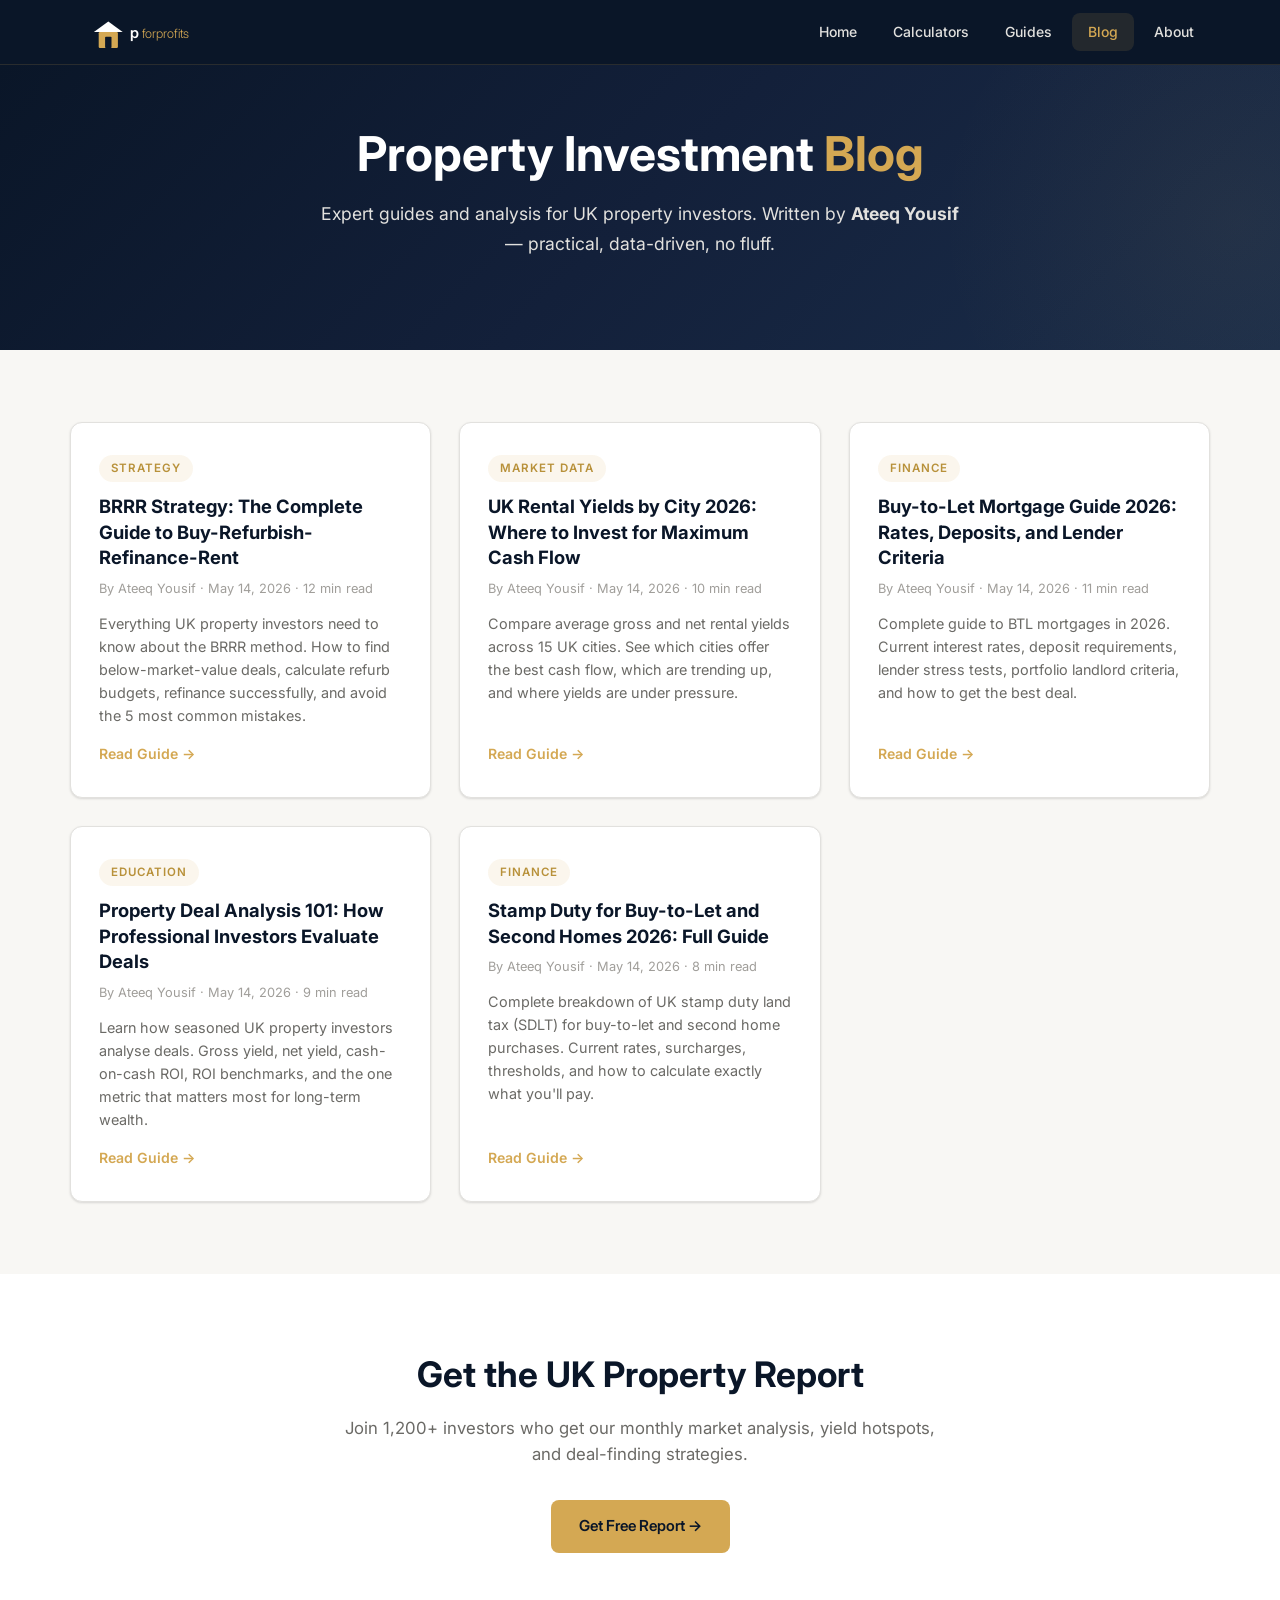
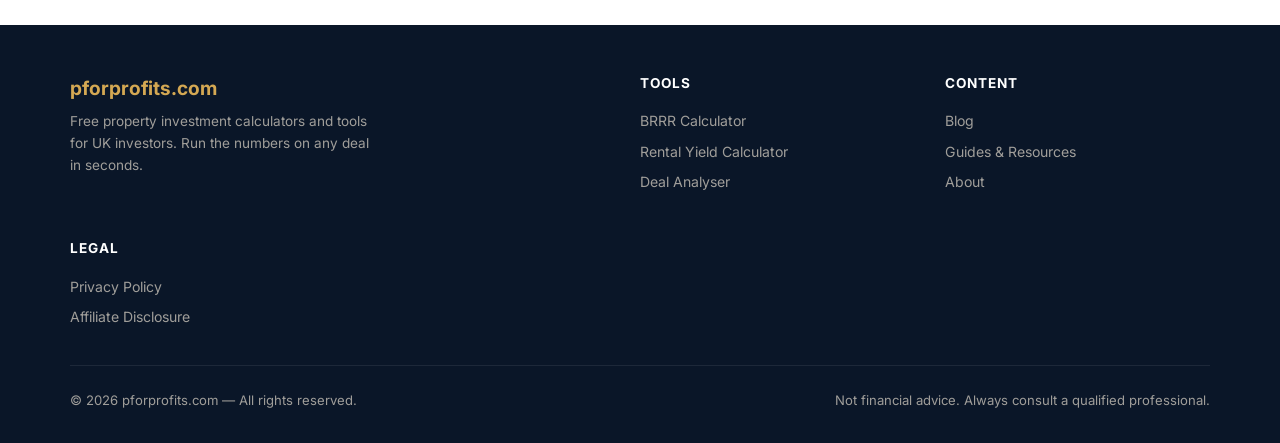
<file: blog/index.html>
<!DOCTYPE html>
<html lang="en">
<head><meta charset="UTF-8"><meta name="viewport" content="width=device-width, initial-scale=1.0">
<title>Property Investment Blog — pforprofits.com</title>
<meta name="description" content="Expert UK property investment guides and analysis. BRRR strategy, rental yields, buy-to-let mortgages, stamp duty, deal analysis — written by Ateeq Yousif for serious investors.">
<meta property="og:title" content="Property Investment Blog — pforprofits.com">
<meta property="og:description" content="Expert UK property investment guides and analysis. BRRR strategy, rental yields, buy-to-let mortgages, and more.">
<meta property="og:url" content="https://pforprofits.com/blog/">
<meta property="og:type" content="website">
<meta property="og:image" content="https://pforprofits.com/og-image.svg">
<meta property="og:image:width" content="1200">
<meta property="og:image:height" content="630">
<meta property="og:site_name" content="pforprofits.com">
<meta name="twitter:card" content="summary_large_image">
<link rel="canonical" href="https://pforprofits.com/blog/">
<link rel="icon" type="image/svg+xml" href="/favicon.svg">
<link rel="stylesheet" href="/css/style.css">
<link href="https://fonts.googleapis.com/css2?family=Inter:wght@300;400;500;600;700&display=swap" rel="stylesheet">
<script type="application/ld+json">{"@context":"https://schema.org","@type":"CollectionPage","name":"Property Investment Blog","url":"https://pforprofits.com/blog/"}</script>
<script type="application/ld+json">{"@context":"https://schema.org","@type":"BreadcrumbList","itemListElement":[{"@type":"ListItem","position":1,"name":"Home","item":"https://pforprofits.com/"},{"@type":"ListItem","position":2,"name":"Blog","item":"https://pforprofits.com/blog/"}]}</script>
</head>
<body>

<nav><div class="nav-inner">
<a href="/" class="nav-logo">
<svg width="155" height="32" viewBox="0 0 300 80" fill="none" style="display:block;">
<g transform="translate(8,12)"><rect x="20" y="28" width="48" height="40" rx="3" fill="#d4a853"/><polygon points="44,2 8,28 80,28" fill="#ffffff"/><rect x="36" y="40" width="16" height="28" rx="2" fill="#0a1628"/></g>
<g transform="translate(105,18)"><text x="0" y="38" font-family="Inter,sans-serif" font-size="38" font-weight="600" fill="#ffffff" letter-spacing="-0.5">p</text><text x="30" y="38" font-family="Inter,sans-serif" font-size="32" font-weight="300" fill="#d4a853" letter-spacing="-0.3">forprofits</text></g>
</svg>
</a>
<button class="nav-toggle" onclick="document.querySelector('.nav-links').classList.toggle('open')">☰</button>
<div class="nav-links">
<a href="/">Home</a>
<a href="/#calculators">Calculators</a>
<a href="/guides/">Guides</a>
<a href="/blog/" class="cur">Blog</a>
<a href="/about.html">About</a>
</div></div></nav>

<section class="hero" style="padding: 60px 24px;">
<div class="hero-inner">
<h1>Property Investment <span>Blog</span></h1>
<p>Expert guides and analysis for UK property investors. Written by <strong>Ateeq Yousif</strong> — practical, data-driven, no fluff.</p>
</div>
</section>

<section class="section">
<div class="section-inner">
<div class="blog-grid">
<div class="blog-card">
<span class="cat-tag">Strategy</span>
<h3>BRRR Strategy: The Complete Guide to Buy-Refurbish-Refinance-Rent</h3>
<div class="meta">By Ateeq Yousif · May 14, 2026 · 12 min read</div>
<p>Everything UK property investors need to know about the BRRR method. How to find below-market-value deals, calculate refurb budgets, refinance successfully, and avoid the 5 most common mistakes.</p>
<a href="/blog/brrr-strategy-complete-guide.html" class="read-more">Read Guide →</a>
</div>
<div class="blog-card">
<span class="cat-tag">Market Data</span>
<h3>UK Rental Yields by City 2026: Where to Invest for Maximum Cash Flow</h3>
<div class="meta">By Ateeq Yousif · May 14, 2026 · 10 min read</div>
<p>Compare average gross and net rental yields across 15 UK cities. See which cities offer the best cash flow, which are trending up, and where yields are under pressure.</p>
<a href="/blog/uk-rental-yields-by-city-2026.html" class="read-more">Read Guide →</a>
</div>
<div class="blog-card">
<span class="cat-tag">Finance</span>
<h3>Buy-to-Let Mortgage Guide 2026: Rates, Deposits, and Lender Criteria</h3>
<div class="meta">By Ateeq Yousif · May 14, 2026 · 11 min read</div>
<p>Complete guide to BTL mortgages in 2026. Current interest rates, deposit requirements, lender stress tests, portfolio landlord criteria, and how to get the best deal.</p>
<a href="/blog/buy-to-let-mortgage-guide-2026.html" class="read-more">Read Guide →</a>
</div>
<div class="blog-card">
<span class="cat-tag">Education</span>
<h3>Property Deal Analysis 101: How Professional Investors Evaluate Deals</h3>
<div class="meta">By Ateeq Yousif · May 14, 2026 · 9 min read</div>
<p>Learn how seasoned UK property investors analyse deals. Gross yield, net yield, cash-on-cash ROI, ROI benchmarks, and the one metric that matters most for long-term wealth.</p>
<a href="/blog/property-deal-analysis-101.html" class="read-more">Read Guide →</a>
</div>
<div class="blog-card">
<span class="cat-tag">Finance</span>
<h3>Stamp Duty for Buy-to-Let and Second Homes 2026: Full Guide</h3>
<div class="meta">By Ateeq Yousif · May 14, 2026 · 8 min read</div>
<p>Complete breakdown of UK stamp duty land tax (SDLT) for buy-to-let and second home purchases. Current rates, surcharges, thresholds, and how to calculate exactly what you'll pay.</p>
<a href="/blog/stamp-duty-buy-to-let-second-home-2026.html" class="read-more">Read Guide →</a>
</div>
</div>
</div>
</section>

<section class="section" style="background: var(--white);">
<div class="section-inner text-center">
<h2 class="section-title">Get the UK Property Report</h2>
<p class="section-sub" style="margin: 0 auto 32px;">Join 1,200+ investors who get our monthly market analysis, yield hotspots, and deal-finding strategies.</p>
<a href="/#lead" class="btn btn-primary">Get Free Report →</a>
</div>
</section>

<footer>
<div class="footer-inner">
<div class="footer-brand"><h3>pforprofits.com</h3><p>Free property investment calculators and tools for UK investors. Run the numbers on any deal in seconds.</p></div>
<div class="footer-col"><h4>Tools</h4><a href="/#brrr-calc">BRRR Calculator</a><a href="/#yield-calc">Rental Yield Calculator</a><a href="/#deal-calc">Deal Analyser</a></div>
<div class="footer-col"><h4>Content</h4><a href="/blog/">Blog</a><a href="/guides/">Guides & Resources</a><a href="/about.html">About</a></div>
<div class="footer-col"><h4>Legal</h4><a href="/privacy-policy.html">Privacy Policy</a><a href="/affiliate-disclosure.html">Affiliate Disclosure</a></div>
</div>
<div class="footer-bottom"><span>© 2026 pforprofits.com — All rights reserved.</span><span>Not financial advice. Always consult a qualified professional.</span></div>
</footer>

</body>
</html>
</file>
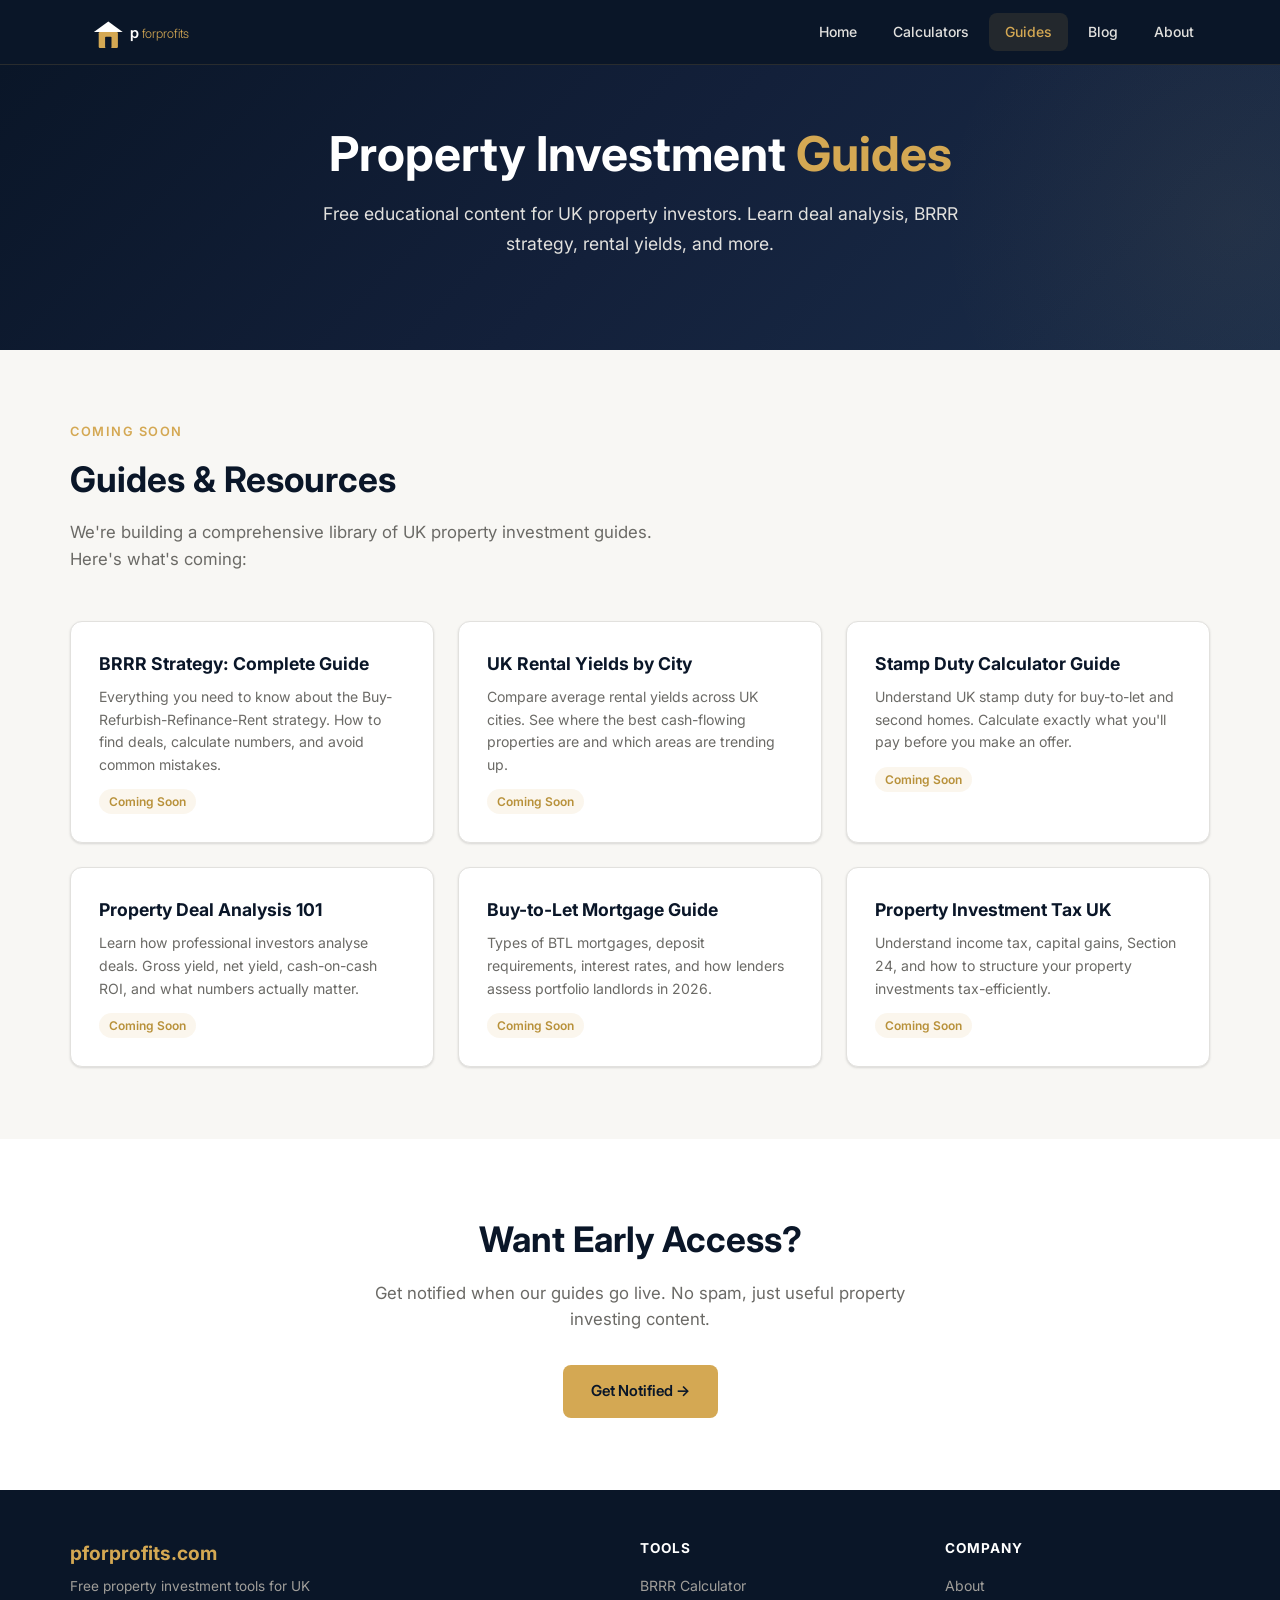
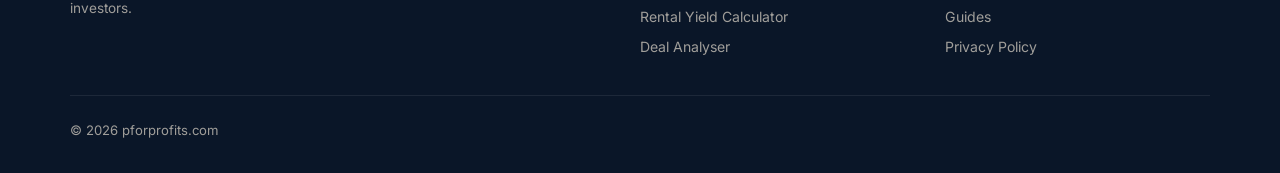
<file: guides/index.html>
<!DOCTYPE html>
<html lang="en">
<head><meta charset="UTF-8"><meta name="viewport" content="width=device-width, initial-scale=1.0">
<title>UK Property Investment Guides — pforprofits.com</title>
<meta name="description" content="Free UK property investment guides: BRRR strategy, rental yields, stamp duty, buy-to-let tips. Learn how to analyse property deals like a professional investor.">
<link rel="canonical" href="https://pforprofits.com/guides/">
<link rel="stylesheet" href="/css/style.css">
<link href="https://fonts.googleapis.com/css2?family=Inter:wght@300;400;500;600;700&display=swap" rel="stylesheet">
<script type="application/ld+json">{"@context":"https://schema.org","@type":"CollectionPage","name":"UK Property Investment Guides","url":"https://pforprofits.com/guides/"}</script>
</head>
<body>
<nav><div class="nav-inner">
<a href="/" class="nav-logo">
  <svg width="155" height="32" viewBox="0 0 300 80" fill="none" style="display:block;">
    <g transform="translate(8,12)">
      <rect x="20" y="28" width="48" height="40" rx="3" fill="#d4a853"/>
      <polygon points="44,2 8,28 80,28" fill="#ffffff"/>
      <rect x="36" y="40" width="16" height="28" rx="2" fill="#0a1628"/>
    </g>
    <g transform="translate(105,18)">
      <text x="0" y="38" font-family="Inter,sans-serif" font-size="38" font-weight="600" fill="#ffffff" letter-spacing="-0.5">p</text>
      <text x="30" y="38" font-family="Inter,sans-serif" font-size="32" font-weight="300" fill="#d4a853" letter-spacing="-0.3">forprofits</text>
    </g>
  </svg>
</a>
<button class="nav-toggle" onclick="document.querySelector('.nav-links').classList.toggle('open')">☰</button>
<div class="nav-links">
<a href="/">Home</a>
<a href="/#calculators">Calculators</a>
<a href="/guides/" class="cur">Guides</a>
<a href="/blog/">Blog</a>
<a href="/about.html">About</a>
</div></div></nav>

<section class="hero" style="padding: 60px 24px;">
<div class="hero-inner">
<h1>Property Investment <span>Guides</span></h1>
<p>Free educational content for UK property investors. Learn deal analysis, BRRR strategy, rental yields, and more.</p>
</div>
</section>

<section class="section">
<div class="section-inner">
<div class="section-label">Coming Soon</div>
<h2 class="section-title">Guides & Resources</h2>
<p class="section-sub">We're building a comprehensive library of UK property investment guides. Here's what's coming:</p>
<div class="guides-grid">
<div class="guide-card">
<h3>BRRR Strategy: Complete Guide</h3>
<p>Everything you need to know about the Buy-Refurbish-Refinance-Rent strategy. How to find deals, calculate numbers, and avoid common mistakes.</p>
<span class="tag">Coming Soon</span>
</div>
<div class="guide-card">
<h3>UK Rental Yields by City</h3>
<p>Compare average rental yields across UK cities. See where the best cash-flowing properties are and which areas are trending up.</p>
<span class="tag">Coming Soon</span>
</div>
<div class="guide-card">
<h3>Stamp Duty Calculator Guide</h3>
<p>Understand UK stamp duty for buy-to-let and second homes. Calculate exactly what you'll pay before you make an offer.</p>
<span class="tag">Coming Soon</span>
</div>
<div class="guide-card">
<h3>Property Deal Analysis 101</h3>
<p>Learn how professional investors analyse deals. Gross yield, net yield, cash-on-cash ROI, and what numbers actually matter.</p>
<span class="tag">Coming Soon</span>
</div>
<div class="guide-card">
<h3>Buy-to-Let Mortgage Guide</h3>
<p>Types of BTL mortgages, deposit requirements, interest rates, and how lenders assess portfolio landlords in 2026.</p>
<span class="tag">Coming Soon</span>
</div>
<div class="guide-card">
<h3>Property Investment Tax UK</h3>
<p>Understand income tax, capital gains, Section 24, and how to structure your property investments tax-efficiently.</p>
<span class="tag">Coming Soon</span>
</div>
</div>
</div>
</section>

<section class="section" style="background: var(--white);">
<div class="section-inner text-center">
<h2 class="section-title">Want Early Access?</h2>
<p class="section-sub" style="margin: 0 auto 32px;">Get notified when our guides go live. No spam, just useful property investing content.</p>
<a href="/#lead" class="btn btn-primary">Get Notified →</a>
</div>
</section>

<footer>
<div class="footer-inner">
<div class="footer-brand"><h3>pforprofits.com</h3><p>Free property investment tools for UK investors.</p></div>
<div class="footer-col"><h4>Tools</h4><a href="/#brrr-calc">BRRR Calculator</a><a href="/#yield-calc">Rental Yield Calculator</a><a href="/#deal-calc">Deal Analyser</a></div>
<div class="footer-col"><h4>Company</h4><a href="/about.html">About</a><a href="/guides/">Guides</a><a href="/privacy-policy.html">Privacy Policy</a></div>
</div>
<div class="footer-bottom"><span>© 2026 pforprofits.com</span></div>
</footer>
</body>
</html>
</file>
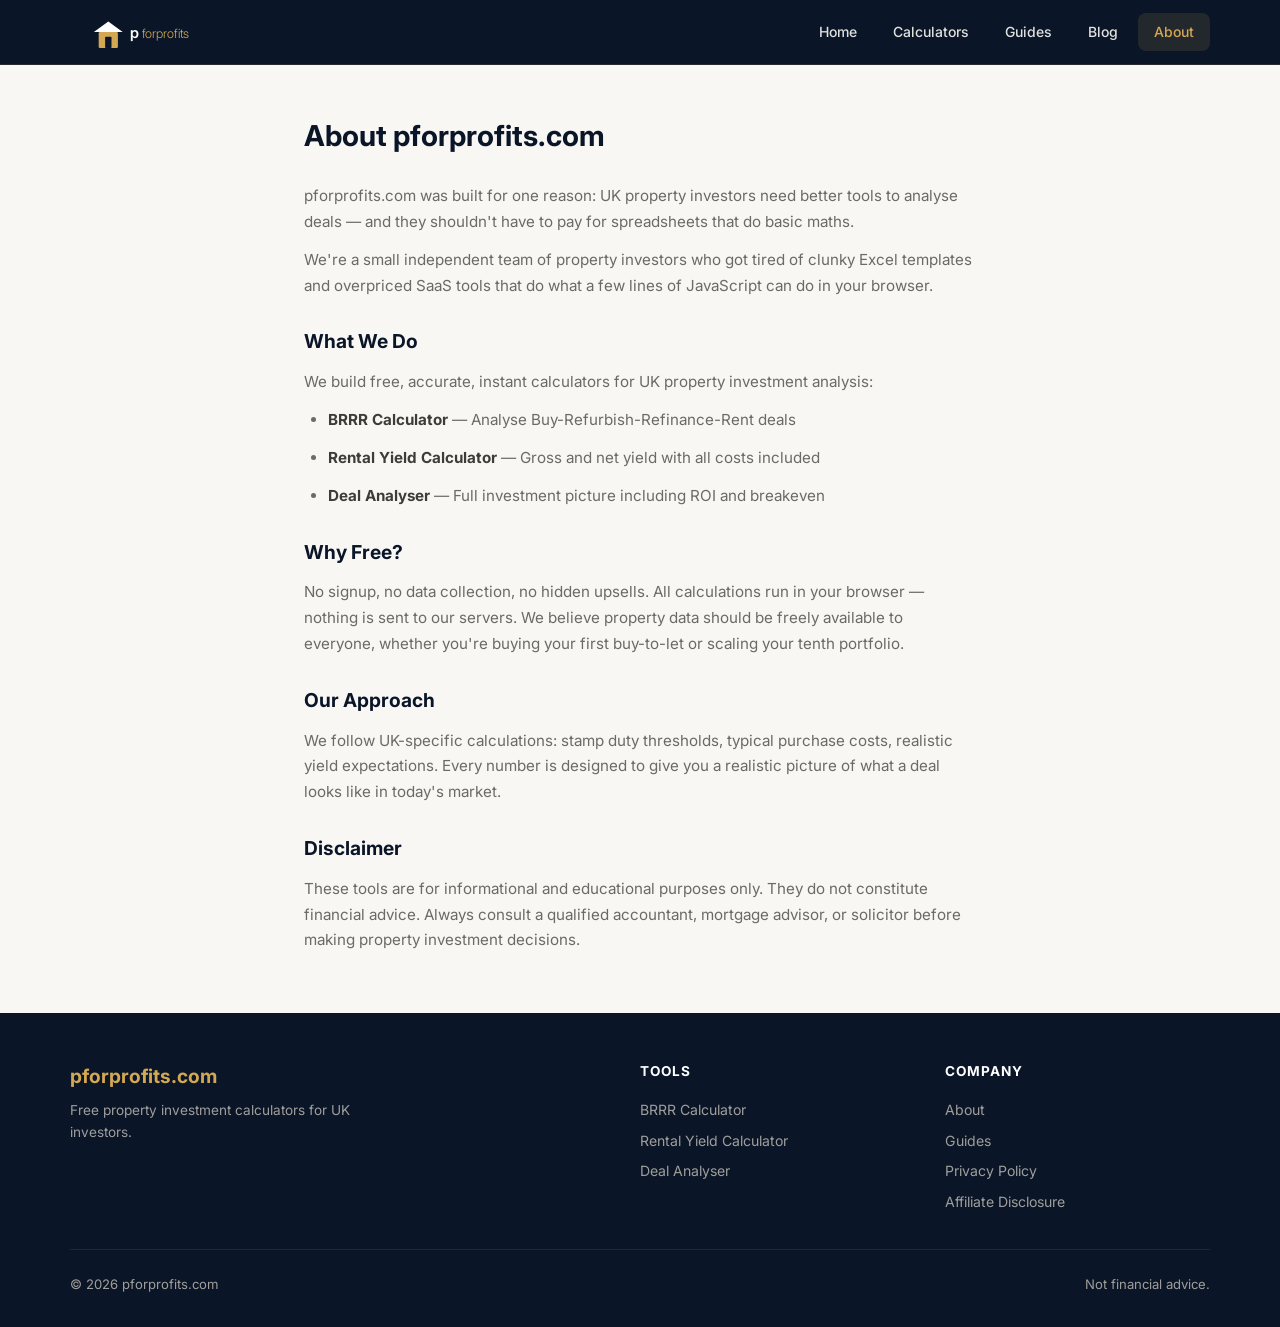
<file: about.html>
<!DOCTYPE html>
<html lang="en">
<head><meta charset="UTF-8"><meta name="viewport" content="width=device-width, initial-scale=1.0">
<title>About — Property Investment Tools | pforprofits.com</title>
<meta name="description" content="About pforprofits.com — free property investment calculators and analysis tools for UK investors. Run the numbers before you make an offer.">
<link rel="canonical" href="https://pforprofits.com/about.html">
<link rel="stylesheet" href="/css/style.css">
<link href="https://fonts.googleapis.com/css2?family=Inter:wght@300;400;500;600;700&display=swap" rel="stylesheet">
</head>
<body>
<nav><div class="nav-inner">
<a href="/" class="nav-logo">
  <svg width="155" height="32" viewBox="0 0 300 80" fill="none" style="display:block;">
    <g transform="translate(8,12)">
      <rect x="20" y="28" width="48" height="40" rx="3" fill="#d4a853"/>
      <polygon points="44,2 8,28 80,28" fill="#ffffff"/>
      <rect x="36" y="40" width="16" height="28" rx="2" fill="#0a1628"/>
    </g>
    <g transform="translate(105,18)">
      <text x="0" y="38" font-family="Inter,sans-serif" font-size="38" font-weight="600" fill="#ffffff" letter-spacing="-0.5">p</text>
      <text x="30" y="38" font-family="Inter,sans-serif" font-size="32" font-weight="300" fill="#d4a853" letter-spacing="-0.3">forprofits</text>
    </g>
  </svg>
</a>
<button class="nav-toggle" onclick="document.querySelector('.nav-links').classList.toggle('open')">☰</button>
<div class="nav-links">
<a href="/">Home</a>
<a href="/#calculators">Calculators</a>
<a href="/guides/">Guides</a>
<a href="/blog/">Blog</a>
<a href="/about.html" class="cur">About</a>
</div></div></nav>

<article class="legal">
<h1>About pforprofits.com</h1>
<p>pforprofits.com was built for one reason: UK property investors need better tools to analyse deals — and they shouldn't have to pay for spreadsheets that do basic maths.</p>
<p>We're a small independent team of property investors who got tired of clunky Excel templates and overpriced SaaS tools that do what a few lines of JavaScript can do in your browser.</p>
<h2>What We Do</h2>
<p>We build free, accurate, instant calculators for UK property investment analysis:</p>
<ul>
<li><strong>BRRR Calculator</strong> — Analyse Buy-Refurbish-Refinance-Rent deals</li>
<li><strong>Rental Yield Calculator</strong> — Gross and net yield with all costs included</li>
<li><strong>Deal Analyser</strong> — Full investment picture including ROI and breakeven</li>
</ul>
<h2>Why Free?</h2>
<p>No signup, no data collection, no hidden upsells. All calculations run in your browser — nothing is sent to our servers. We believe property data should be freely available to everyone, whether you're buying your first buy-to-let or scaling your tenth portfolio.</p>
<h2>Our Approach</h2>
<p>We follow UK-specific calculations: stamp duty thresholds, typical purchase costs, realistic yield expectations. Every number is designed to give you a realistic picture of what a deal looks like in today's market.</p>
<h2>Disclaimer</h2>
<p>These tools are for informational and educational purposes only. They do not constitute financial advice. Always consult a qualified accountant, mortgage advisor, or solicitor before making property investment decisions.</p>
</article>

<footer>
<div class="footer-inner">
<div class="footer-brand"><h3>pforprofits.com</h3><p>Free property investment calculators for UK investors.</p></div>
<div class="footer-col"><h4>Tools</h4><a href="/#brrr-calc">BRRR Calculator</a><a href="/#yield-calc">Rental Yield Calculator</a><a href="/#deal-calc">Deal Analyser</a></div>
<div class="footer-col"><h4>Company</h4><a href="/about.html">About</a><a href="/guides/">Guides</a><a href="/privacy-policy.html">Privacy Policy</a><a href="/affiliate-disclosure.html">Affiliate Disclosure</a></div>
</div>
<div class="footer-bottom"><span>© 2026 pforprofits.com</span><span>Not financial advice.</span></div>
</footer>
</body>
</html>
</file>
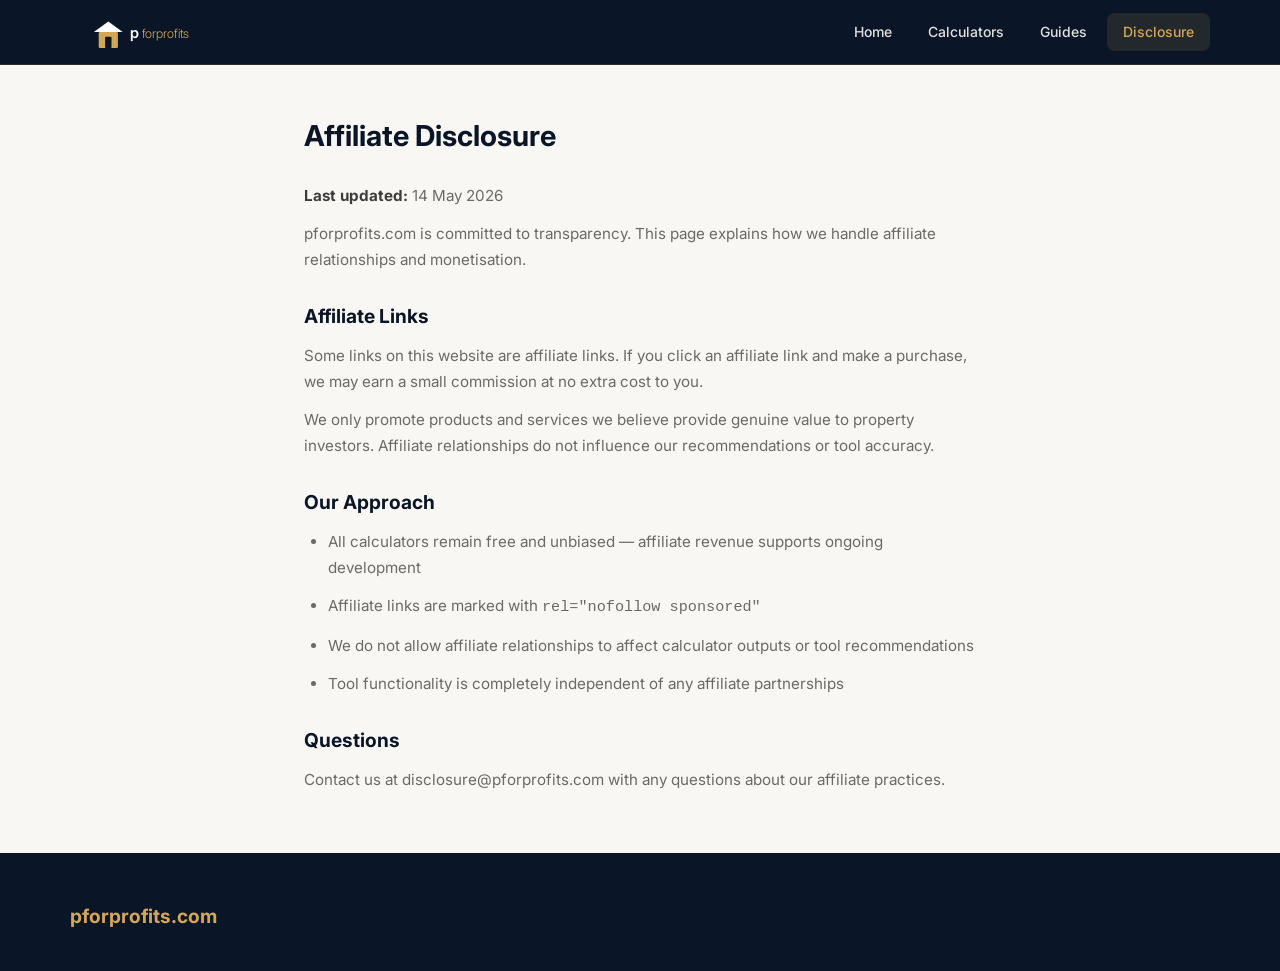
<file: affiliate-disclosure.html>
<!DOCTYPE html>
<html lang="en">
<head><meta charset="UTF-8"><meta name="viewport" content="width=device-width, initial-scale=1.0">
<title>Affiliate Disclosure — pforprofits.com</title>
<link rel="canonical" href="https://pforprofits.com/affiliate-disclosure.html">
<link rel="stylesheet" href="/css/style.css">
<link href="https://fonts.googleapis.com/css2?family=Inter:wght@300;400;500;600;700&display=swap" rel="stylesheet">
</head>
<body>
<nav><div class="nav-inner">
<a href="/" class="nav-logo">
  <svg width="155" height="32" viewBox="0 0 300 80" fill="none" style="display:block;">
    <g transform="translate(8,12)">
      <rect x="20" y="28" width="48" height="40" rx="3" fill="#d4a853"/>
      <polygon points="44,2 8,28 80,28" fill="#ffffff"/>
      <rect x="36" y="40" width="16" height="28" rx="2" fill="#0a1628"/>
    </g>
    <g transform="translate(105,18)">
      <text x="0" y="38" font-family="Inter,sans-serif" font-size="38" font-weight="600" fill="#ffffff" letter-spacing="-0.5">p</text>
      <text x="30" y="38" font-family="Inter,sans-serif" font-size="32" font-weight="300" fill="#d4a853" letter-spacing="-0.3">forprofits</text>
    </g>
  </svg>
</a>
<button class="nav-toggle" onclick="document.querySelector('.nav-links').classList.toggle('open')">☰</button>
<div class="nav-links"><a href="/">Home</a><a href="/#calculators">Calculators</a><a href="/guides/">Guides</a><a href="/affiliate-disclosure.html" class="cur">Disclosure</a></div>
</div></nav>
<article class="legal">
<h1>Affiliate Disclosure</h1>
<p><strong>Last updated:</strong> 14 May 2026</p>
<p>pforprofits.com is committed to transparency. This page explains how we handle affiliate relationships and monetisation.</p>
<h2>Affiliate Links</h2>
<p>Some links on this website are affiliate links. If you click an affiliate link and make a purchase, we may earn a small commission at no extra cost to you.</p>
<p>We only promote products and services we believe provide genuine value to property investors. Affiliate relationships do not influence our recommendations or tool accuracy.</p>
<h2>Our Approach</h2>
<ul>
<li>All calculators remain free and unbiased — affiliate revenue supports ongoing development</li>
<li>Affiliate links are marked with <code>rel="nofollow sponsored"</code></li>
<li>We do not allow affiliate relationships to affect calculator outputs or tool recommendations</li>
<li>Tool functionality is completely independent of any affiliate partnerships</li>
</ul>
<h2>Questions</h2>
<p>Contact us at disclosure@pforprofits.com with any questions about our affiliate practices.</p>
</article>
<footer><div class="footer-inner"><div class="footer-brand"><h3>pforprofits.com</h3></div></div></footer>
</body>
</html>
</file>
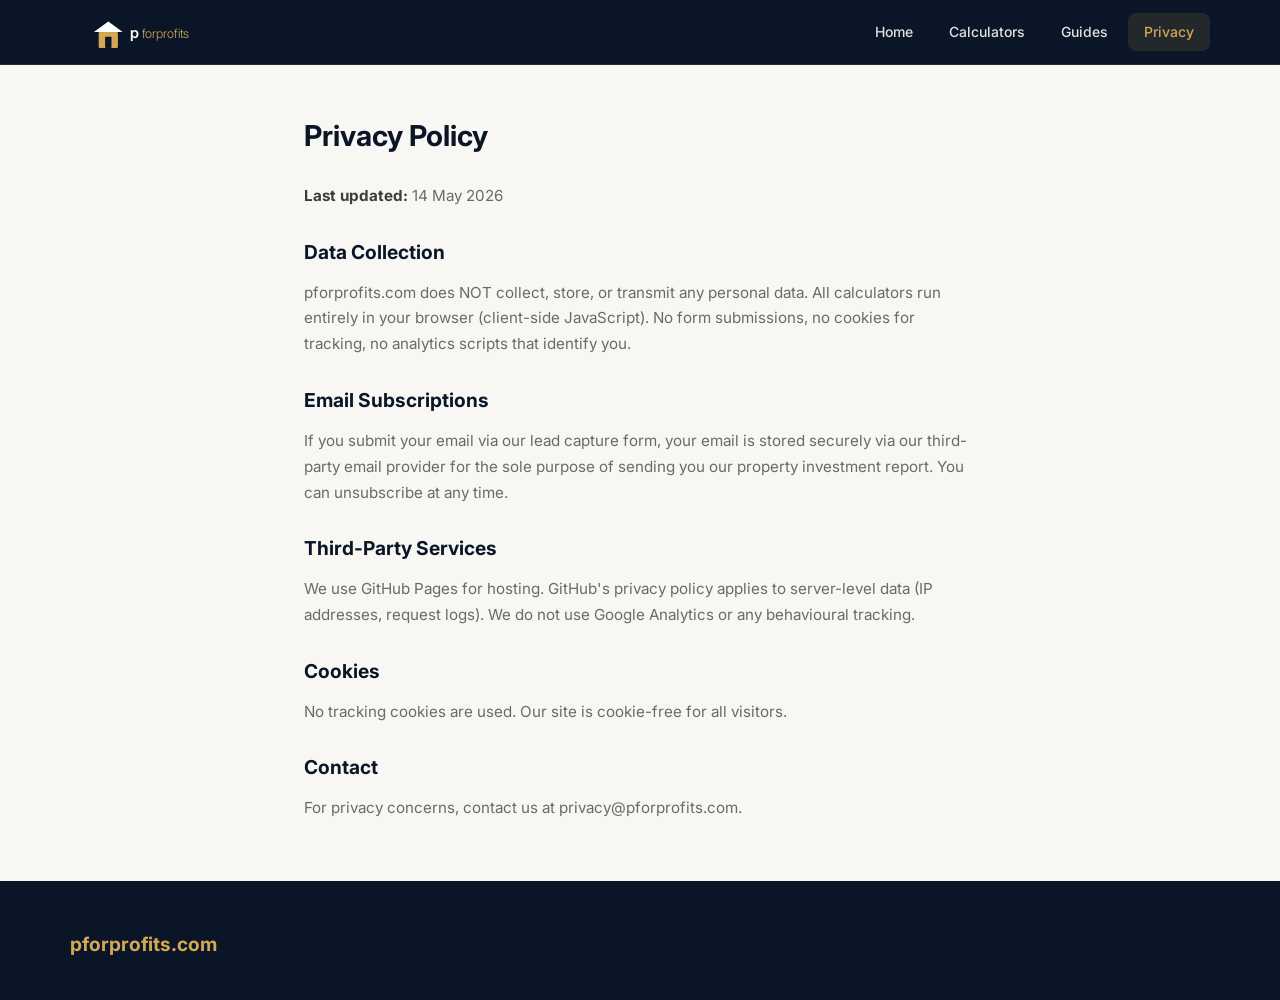
<file: privacy-policy.html>
<!DOCTYPE html>
<html lang="en">
<head><meta charset="UTF-8"><meta name="viewport" content="width=device-width, initial-scale=1.0">
<title>Privacy Policy — pforprofits.com</title>
<link rel="canonical" href="https://pforprofits.com/privacy-policy.html">
<link rel="stylesheet" href="/css/style.css">
<link href="https://fonts.googleapis.com/css2?family=Inter:wght@300;400;500;600;700&display=swap" rel="stylesheet">
</head>
<body>
<nav><div class="nav-inner">
<a href="/" class="nav-logo">
  <svg width="155" height="32" viewBox="0 0 300 80" fill="none" style="display:block;">
    <g transform="translate(8,12)">
      <rect x="20" y="28" width="48" height="40" rx="3" fill="#d4a853"/>
      <polygon points="44,2 8,28 80,28" fill="#ffffff"/>
      <rect x="36" y="40" width="16" height="28" rx="2" fill="#0a1628"/>
    </g>
    <g transform="translate(105,18)">
      <text x="0" y="38" font-family="Inter,sans-serif" font-size="38" font-weight="600" fill="#ffffff" letter-spacing="-0.5">p</text>
      <text x="30" y="38" font-family="Inter,sans-serif" font-size="32" font-weight="300" fill="#d4a853" letter-spacing="-0.3">forprofits</text>
    </g>
  </svg>
</a>
<button class="nav-toggle" onclick="document.querySelector('.nav-links').classList.toggle('open')">☰</button>
<div class="nav-links"><a href="/">Home</a><a href="/#calculators">Calculators</a><a href="/guides/">Guides</a><a href="/privacy-policy.html" class="cur">Privacy</a></div>
</div></nav>
<article class="legal">
<h1>Privacy Policy</h1>
<p><strong>Last updated:</strong> 14 May 2026</p>
<h2>Data Collection</h2>
<p>pforprofits.com does NOT collect, store, or transmit any personal data. All calculators run entirely in your browser (client-side JavaScript). No form submissions, no cookies for tracking, no analytics scripts that identify you.</p>
<h2>Email Subscriptions</h2>
<p>If you submit your email via our lead capture form, your email is stored securely via our third-party email provider for the sole purpose of sending you our property investment report. You can unsubscribe at any time.</p>
<h2>Third-Party Services</h2>
<p>We use GitHub Pages for hosting. GitHub's privacy policy applies to server-level data (IP addresses, request logs). We do not use Google Analytics or any behavioural tracking.</p>
<h2>Cookies</h2>
<p>No tracking cookies are used. Our site is cookie-free for all visitors.</p>
<h2>Contact</h2>
<p>For privacy concerns, contact us at privacy@pforprofits.com.</p>
</article>
<footer><div class="footer-inner"><div class="footer-brand"><h3>pforprofits.com</h3></div></div></footer>
</body>
</html>
</file>
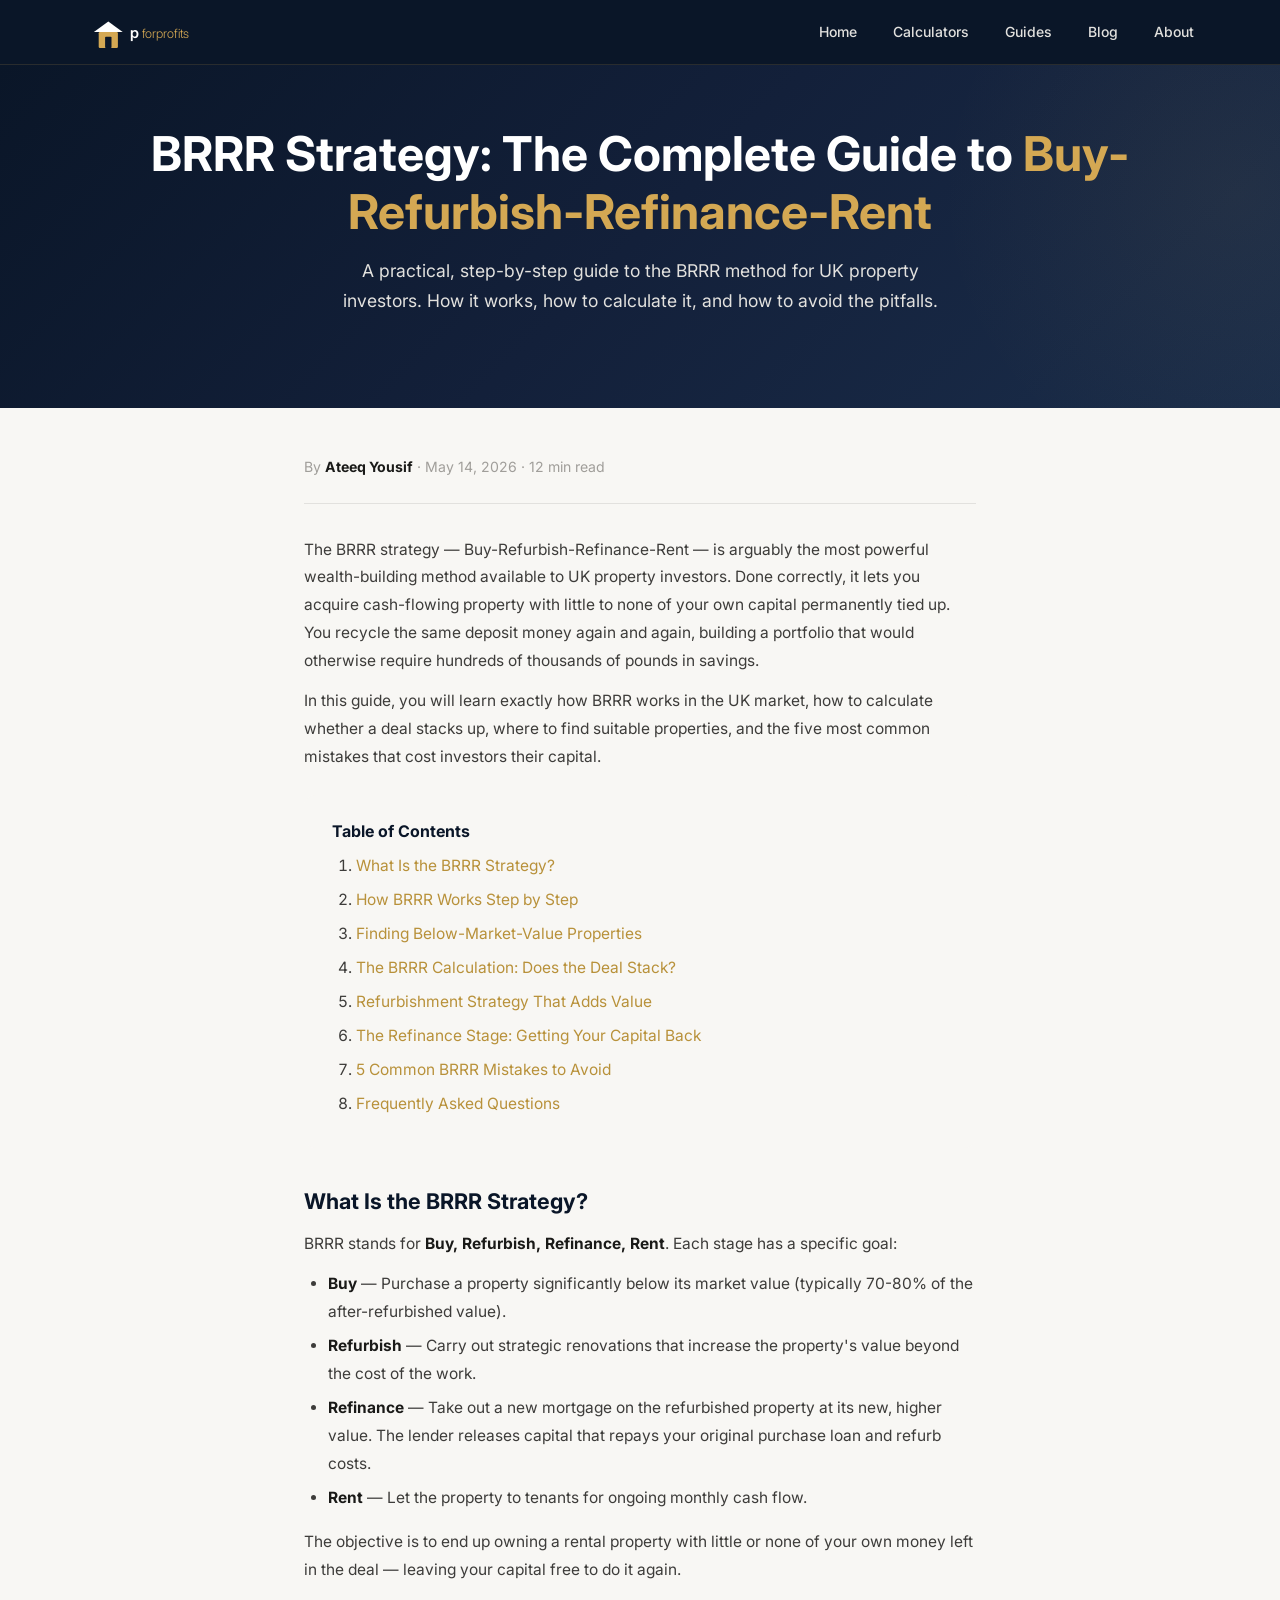
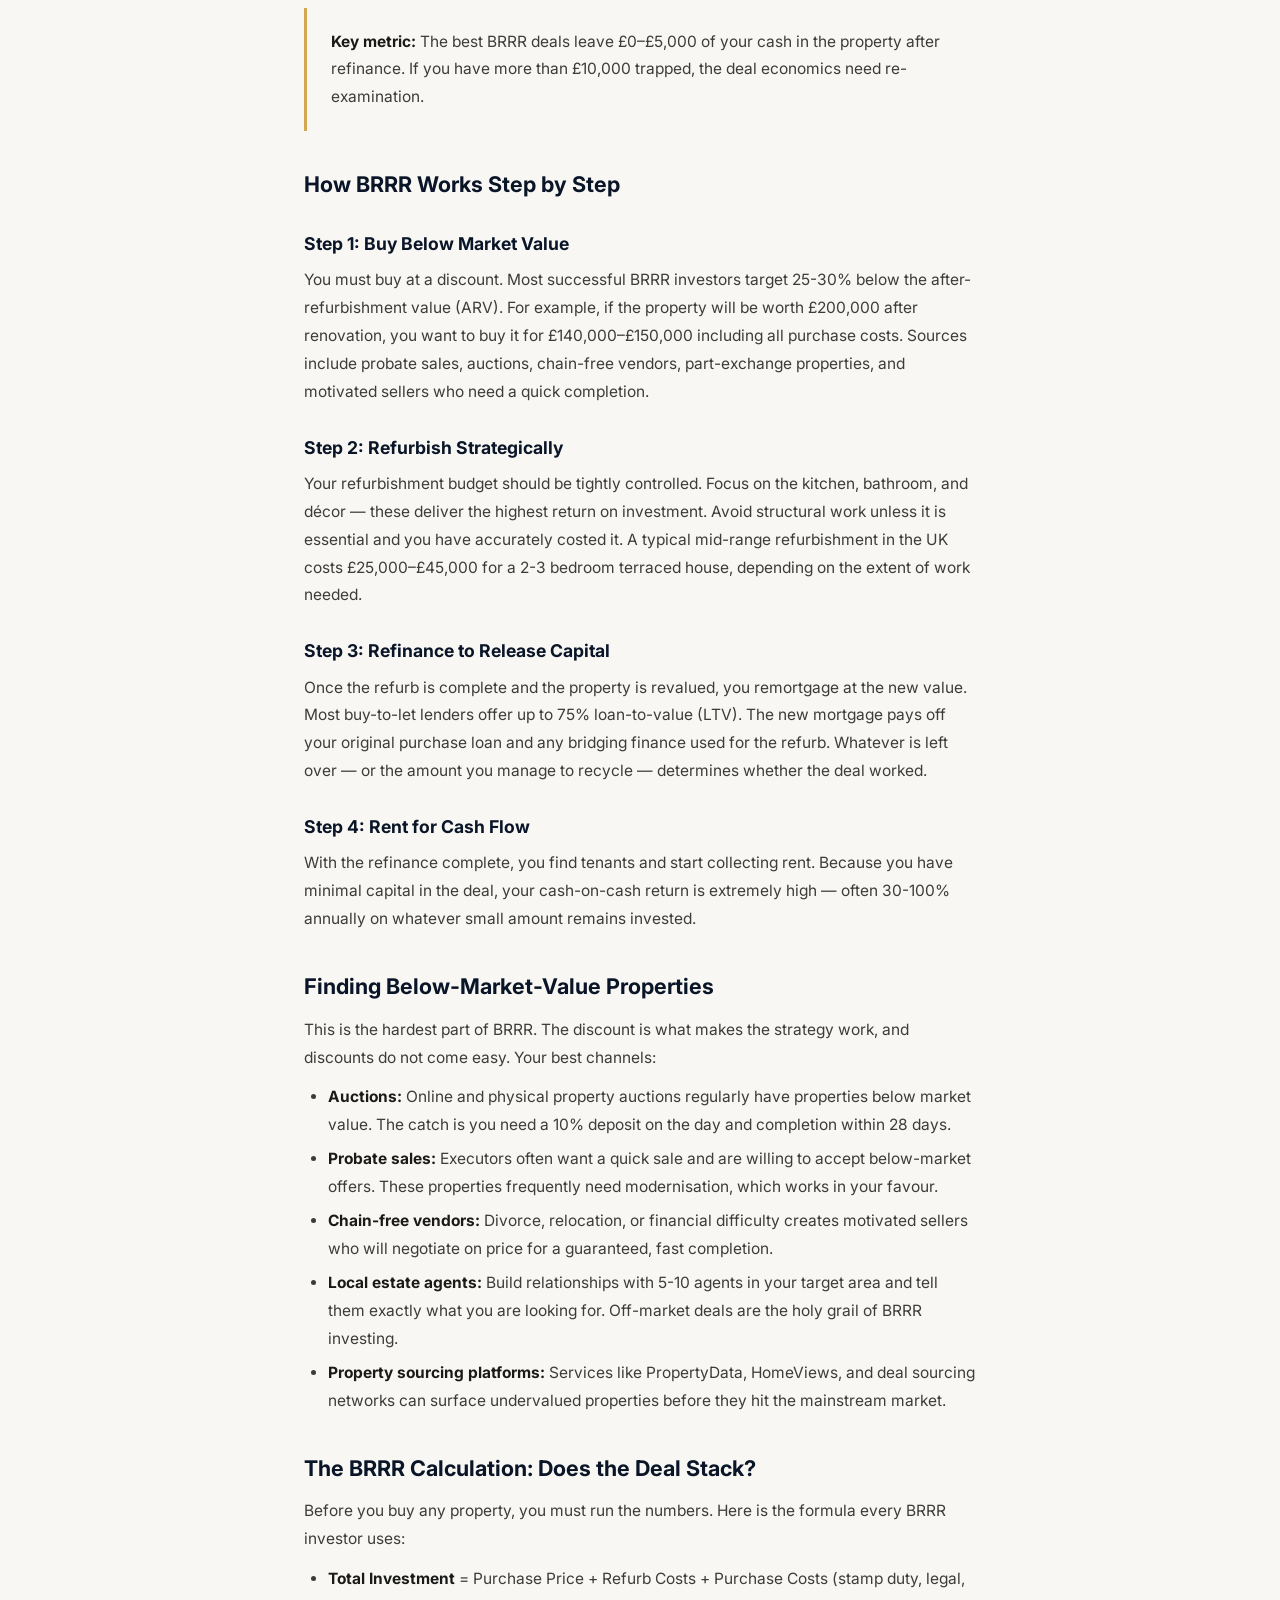
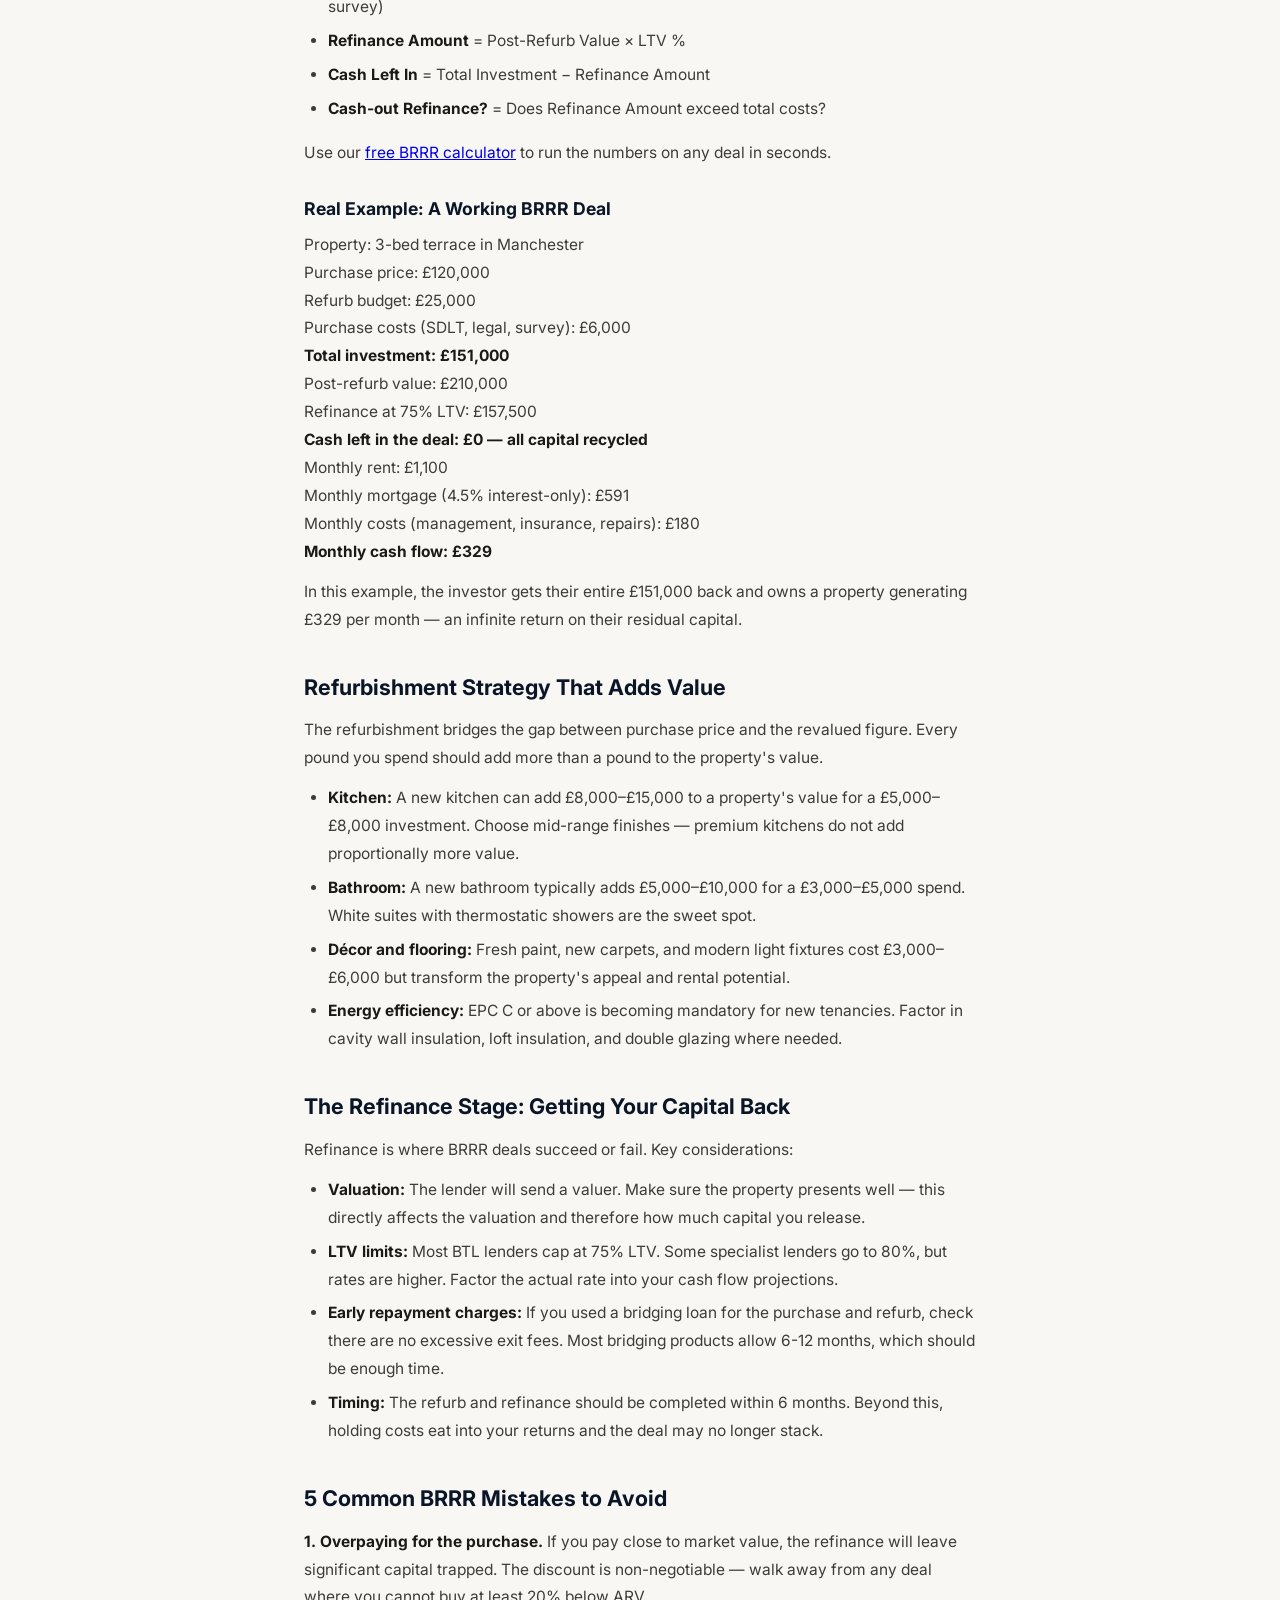
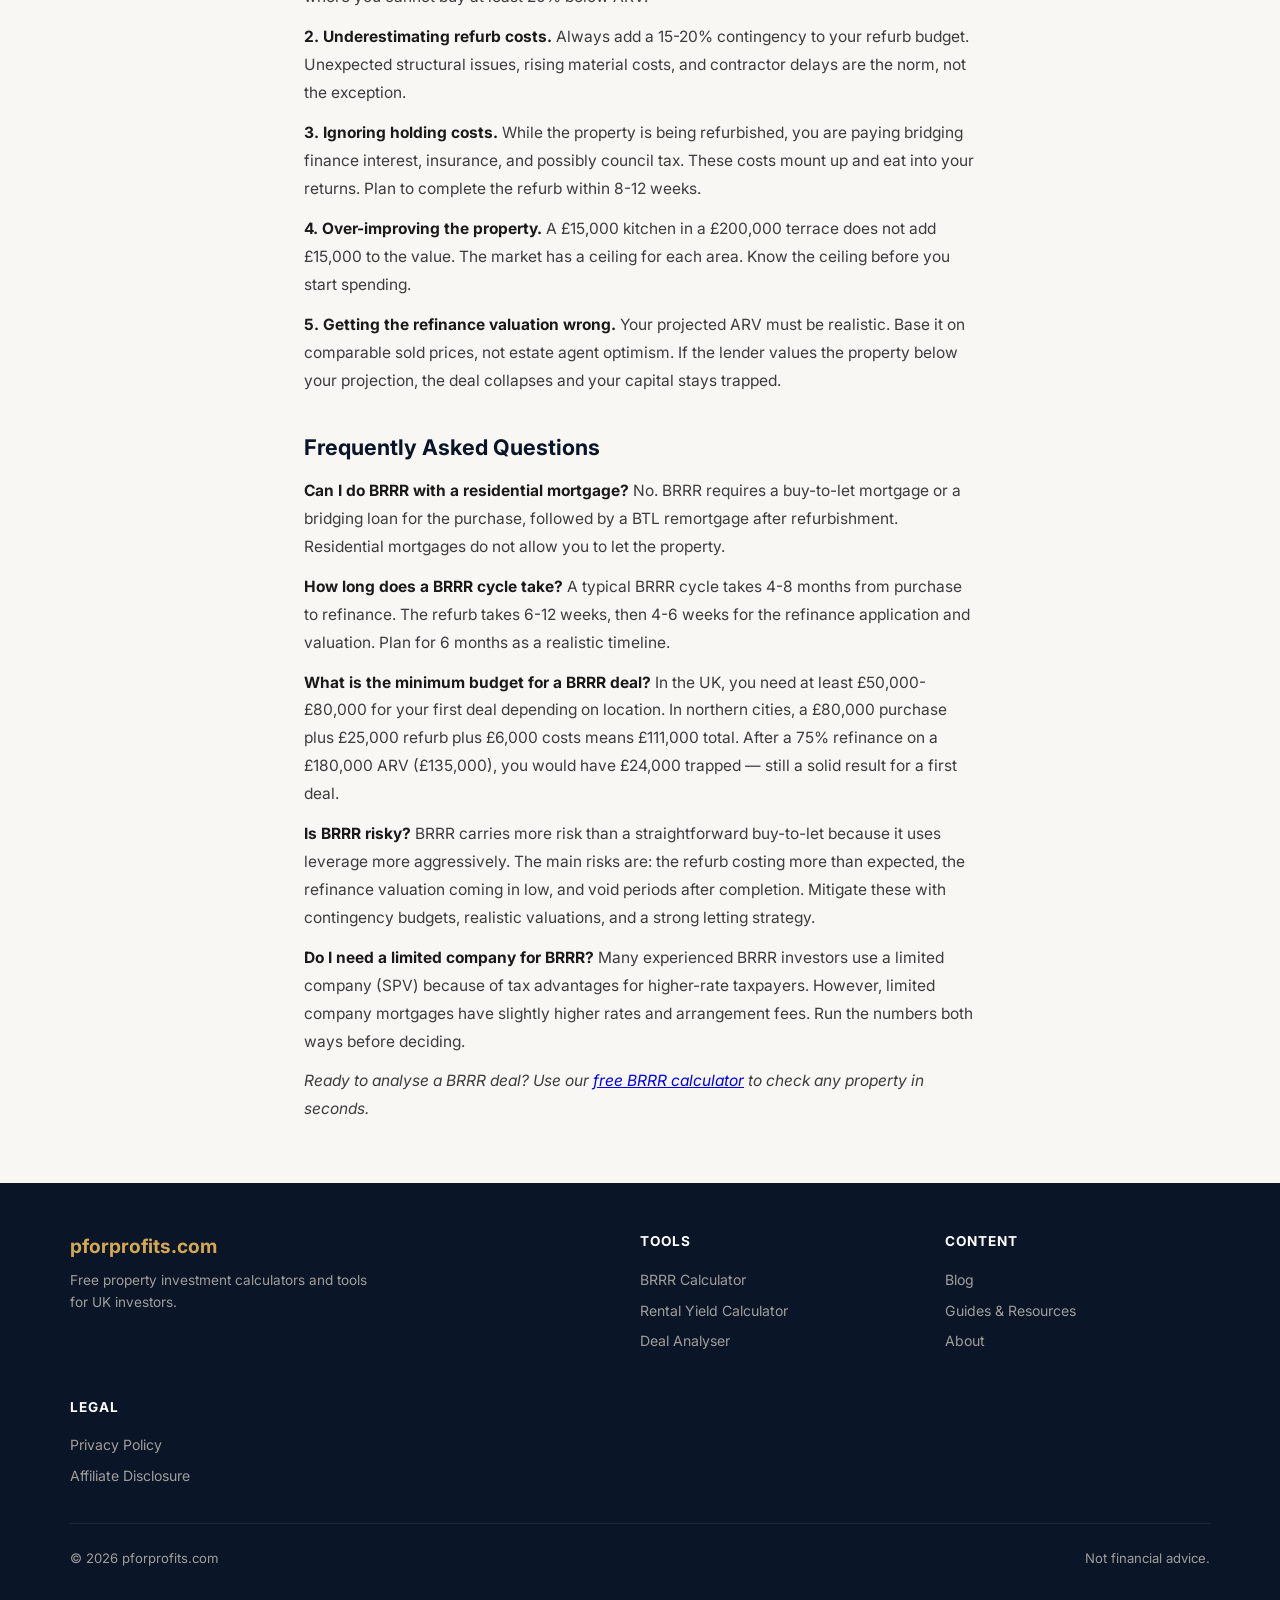
<file: blog/brrr-strategy-complete-guide.html>
<!DOCTYPE html>
<html lang="en">
<head><meta charset="UTF-8"><meta name="viewport" content="width=device-width, initial-scale=1.0">
<title>BRRR Strategy: Complete Guide to Buy-Refurbish-Refinance-Rent 2026 — pforprofits.com</title>
<meta name="description" content="Complete BRRR property strategy guide for UK investors. How to find below-market-value deals, calculate refurb budgets, refinance, and avoid common mistakes. Practical examples and calculator included.">
<link rel="canonical" href="https://pforprofits.com/blog/brrr-strategy-complete-guide.html">
<link rel="icon" type="image/svg+xml" href="/favicon.svg">
<link rel="stylesheet" href="/css/style.css">
<link href="https://fonts.googleapis.com/css2?family=Inter:wght@300;400;500;600;700&display=swap" rel="stylesheet">
<script type="application/ld+json">{"@context":"https://schema.org","@type":"Article","headline":"BRRR Strategy: The Complete Guide to Buy-Refurbish-Refinance-Rent in 2026","description":"Everything UK property investors need to know about the BRRR method. How to find below-market-value deals, calculate refurb budgets, refinance successfully, and avoid common mistakes.","author":{"@type":"Person","name":"Ateeq Yousif"},"datePublished":"2026-05-14","publisher":{"@type":"Organization","name":"pforprofits.com"},"image":"https://pforprofits.com/og-image.svg"}</script>
<script type="application/ld+json">{"@context":"https://schema.org","@type":"BreadcrumbList","itemListElement":[{"@type":"ListItem","position":1,"name":"Home","item":"https://pforprofits.com/"},{"@type":"ListItem","position":2,"name":"Blog","item":"https://pforprofits.com/blog/"},{"@type":"ListItem","position":3,"name":"BRRR Strategy Complete Guide","item":"https://pforprofits.com/blog/brrr-strategy-complete-guide.html"}]}</script>
<script type="application/ld+json">{"@context":"https://schema.org","@type":"FAQPage","mainEntity":[{"@type":"Question","name":"What is the BRRR method in property?","acceptedAnswer":{"@type":"Answer","text":"BRRR stands for Buy-Refurbish-Refinance-Rent. It is a property investment strategy where you buy a property below market value, refurbish it to increase its value, refinance to pull out most or all of your original capital, then rent it for ongoing cash flow."}},{"@type":"Question","name":"How much cash do I need for a BRRR deal?","acceptedAnswer":{"@type":"Answer","text":"For a typical UK BRRR deal, you need the purchase price plus refurbishment plus purchase costs minus whatever the refinance returns. With a 75% LTV refinance on a property bought at 70% of market value, you can often pull all your capital back out, leaving just the monthly cash flow in play."}},{"@type":"Question","name":"Is BRRR possible with a limited company?","acceptedAnswer":{"@type":"Answer","text":"Yes. BRRR works through a Special Purpose Vehicle (SPV) limited company. The process is the same but you use a limited company buy-to-let mortgage for the refinance stage. Interest rates are typically slightly higher through an SPV, but the tax benefits can make it worthwhile for higher-rate taxpayers."}},{"@type":"Question","name":"What is a good BRRR deal?","acceptedAnswer":{"@type":"Answer","text":"A good BRRR deal lets you recycle 100% or more of your capital after refinance. You should aim to have £0 - £10,000 left in the deal after refinancing, with positive monthly cash flow of £200+ after all costs and mortgage payments."}},{"@type":"Question","name":"Can BRRR be done in London?","acceptedAnswer":{"@type":"Answer","text":"BRRR is harder in London due to higher entry prices and lower yields. It is more achievable in northern cities like Manchester, Liverpool, Leeds, and Birmingham where property prices are lower relative to rental values."}}]}</script>
</head>
<body>

<nav><div class="nav-inner">
<a href="/" class="nav-logo"><svg width="155" height="32" viewBox="0 0 300 80" fill="none" style="display:block;"><g transform="translate(8,12)"><rect x="20" y="28" width="48" height="40" rx="3" fill="#d4a853"/><polygon points="44,2 8,28 80,28" fill="#ffffff"/><rect x="36" y="40" width="16" height="28" rx="2" fill="#0a1628"/></g><g transform="translate(105,18)"><text x="0" y="38" font-family="Inter,sans-serif" font-size="38" font-weight="600" fill="#ffffff" letter-spacing="-0.5">p</text><text x="30" y="38" font-family="Inter,sans-serif" font-size="32" font-weight="300" fill="#d4a853" letter-spacing="-0.3">forprofits</text></g></svg></a>
<button class="nav-toggle" onclick="document.querySelector('.nav-links').classList.toggle('open')">☰</button>
<div class="nav-links"><a href="/">Home</a><a href="/#calculators">Calculators</a><a href="/guides/">Guides</a><a href="/blog/">Blog</a><a href="/about.html">About</a></div></div></nav>

<section class="hero" style="padding: 60px 24px;">
<div class="hero-inner">
<h1>BRRR Strategy: The Complete Guide to <span>Buy-Refurbish-Refinance-Rent</span></h1>
<p>A practical, step-by-step guide to the BRRR method for UK property investors. How it works, how to calculate it, and how to avoid the pitfalls.</p>
</div>
</section>

<article class="blog-article">
<div class="article-meta">By <strong>Ateeq Yousif</strong> · May 14, 2026 · 12 min read</div>

<p>The BRRR strategy — Buy-Refurbish-Refinance-Rent — is arguably the most powerful wealth-building method available to UK property investors. Done correctly, it lets you acquire cash-flowing property with little to none of your own capital permanently tied up. You recycle the same deposit money again and again, building a portfolio that would otherwise require hundreds of thousands of pounds in savings.</p>

<p>In this guide, you will learn exactly how BRRR works in the UK market, how to calculate whether a deal stacks up, where to find suitable properties, and the five most common mistakes that cost investors their capital.</p>

<div class="toc">
<h3>Table of Contents</h3>
<ol>
<li><a href="#what-is-brrr">What Is the BRRR Strategy?</a></li>
<li><a href="#how-it-works">How BRRR Works Step by Step</a></li>
<li><a href="#finding-deals">Finding Below-Market-Value Properties</a></li>
<li><a href="#calculating">The BRRR Calculation: Does the Deal Stack?</a></li>
<li><a href="#refurbishment">Refurbishment Strategy That Adds Value</a></li>
<li><a href="#refinance">The Refinance Stage: Getting Your Capital Back</a></li>
<li><a href="#common-mistakes">5 Common BRRR Mistakes to Avoid</a></li>
<li><a href="#faq">Frequently Asked Questions</a></li>
</ol>
</div>

<h2 id="what-is-brrr">What Is the BRRR Strategy?</h2>
<p>BRRR stands for <strong>Buy, Refurbish, Refinance, Rent</strong>. Each stage has a specific goal:</p>
<ul>
<li><strong>Buy</strong> — Purchase a property significantly below its market value (typically 70-80% of the after-refurbished value).</li>
<li><strong>Refurbish</strong> — Carry out strategic renovations that increase the property's value beyond the cost of the work.</li>
<li><strong>Refinance</strong> — Take out a new mortgage on the refurbished property at its new, higher value. The lender releases capital that repays your original purchase loan and refurb costs.</li>
<li><strong>Rent</strong> — Let the property to tenants for ongoing monthly cash flow.</li>
</ul>
<p>The objective is to end up owning a rental property with little or none of your own money left in the deal — leaving your capital free to do it again.</p>

<div class="highlight-box">
<p><strong>Key metric:</strong> The best BRRR deals leave £0–£5,000 of your cash in the property after refinance. If you have more than £10,000 trapped, the deal economics need re-examination.</p>
</div>

<h2 id="how-it-works">How BRRR Works Step by Step</h2>

<h3>Step 1: Buy Below Market Value</h3>
<p>You must buy at a discount. Most successful BRRR investors target 25-30% below the after-refurbishment value (ARV). For example, if the property will be worth £200,000 after renovation, you want to buy it for £140,000–£150,000 including all purchase costs. Sources include probate sales, auctions, chain-free vendors, part-exchange properties, and motivated sellers who need a quick completion.</p>

<h3>Step 2: Refurbish Strategically</h3>
<p>Your refurbishment budget should be tightly controlled. Focus on the kitchen, bathroom, and décor — these deliver the highest return on investment. Avoid structural work unless it is essential and you have accurately costed it. A typical mid-range refurbishment in the UK costs £25,000–£45,000 for a 2-3 bedroom terraced house, depending on the extent of work needed.</p>

<h3>Step 3: Refinance to Release Capital</h3>
<p>Once the refurb is complete and the property is revalued, you remortgage at the new value. Most buy-to-let lenders offer up to 75% loan-to-value (LTV). The new mortgage pays off your original purchase loan and any bridging finance used for the refurb. Whatever is left over — or the amount you manage to recycle — determines whether the deal worked.</p>

<h3>Step 4: Rent for Cash Flow</h3>
<p>With the refinance complete, you find tenants and start collecting rent. Because you have minimal capital in the deal, your cash-on-cash return is extremely high — often 30-100% annually on whatever small amount remains invested.</p>

<h2 id="finding-deals">Finding Below-Market-Value Properties</h2>
<p>This is the hardest part of BRRR. The discount is what makes the strategy work, and discounts do not come easy. Your best channels:</p>
<ul>
<li><strong>Auctions:</strong> Online and physical property auctions regularly have properties below market value. The catch is you need a 10% deposit on the day and completion within 28 days.</li>
<li><strong>Probate sales:</strong> Executors often want a quick sale and are willing to accept below-market offers. These properties frequently need modernisation, which works in your favour.</li>
<li><strong>Chain-free vendors:</strong> Divorce, relocation, or financial difficulty creates motivated sellers who will negotiate on price for a guaranteed, fast completion.</li>
<li><strong>Local estate agents:</strong> Build relationships with 5-10 agents in your target area and tell them exactly what you are looking for. Off-market deals are the holy grail of BRRR investing.</li>
<li><strong>Property sourcing platforms:</strong> Services like PropertyData, HomeViews, and deal sourcing networks can surface undervalued properties before they hit the mainstream market.</li>
</ul>

<h2 id="calculating">The BRRR Calculation: Does the Deal Stack?</h2>
<p>Before you buy any property, you must run the numbers. Here is the formula every BRRR investor uses:</p>
<ul>
<li><strong>Total Investment</strong> = Purchase Price + Refurb Costs + Purchase Costs (stamp duty, legal, survey)</li>
<li><strong>Refinance Amount</strong> = Post-Refurb Value × LTV %</li>
<li><strong>Cash Left In</strong> = Total Investment − Refinance Amount</li>
<li><strong>Cash-out Refinance?</strong> = Does Refinance Amount exceed total costs?</li>
</ul>

<p>Use our <a href="https://pforprofits.com/#brrr-calc">free BRRR calculator</a> to run the numbers on any deal in seconds.</p>

<h3>Real Example: A Working BRRR Deal</h3>
<p>Property: 3-bed terrace in Manchester<br>
Purchase price: £120,000<br>
Refurb budget: £25,000<br>
Purchase costs (SDLT, legal, survey): £6,000<br>
<strong>Total investment: £151,000</strong><br>
Post-refurb value: £210,000<br>
Refinance at 75% LTV: £157,500<br>
<strong>Cash left in the deal: £0 — all capital recycled</strong><br>
Monthly rent: £1,100<br>
Monthly mortgage (4.5% interest-only): £591<br>
Monthly costs (management, insurance, repairs): £180<br>
<strong>Monthly cash flow: £329</strong></p>

<p>In this example, the investor gets their entire £151,000 back and owns a property generating £329 per month — an infinite return on their residual capital.</p>

<h2 id="refurbishment">Refurbishment Strategy That Adds Value</h2>
<p>The refurbishment bridges the gap between purchase price and the revalued figure. Every pound you spend should add more than a pound to the property's value.</p>
<ul>
<li><strong>Kitchen:</strong> A new kitchen can add £8,000–£15,000 to a property's value for a £5,000–£8,000 investment. Choose mid-range finishes — premium kitchens do not add proportionally more value.</li>
<li><strong>Bathroom:</strong> A new bathroom typically adds £5,000–£10,000 for a £3,000–£5,000 spend. White suites with thermostatic showers are the sweet spot.</li>
<li><strong>Décor and flooring:</strong> Fresh paint, new carpets, and modern light fixtures cost £3,000–£6,000 but transform the property's appeal and rental potential.</li>
<li><strong>Energy efficiency:</strong> EPC C or above is becoming mandatory for new tenancies. Factor in cavity wall insulation, loft insulation, and double glazing where needed.</li>
</ul>

<h2 id="refinance">The Refinance Stage: Getting Your Capital Back</h2>
<p>Refinance is where BRRR deals succeed or fail. Key considerations:</p>
<ul>
<li><strong>Valuation:</strong> The lender will send a valuer. Make sure the property presents well — this directly affects the valuation and therefore how much capital you release.</li>
<li><strong>LTV limits:</strong> Most BTL lenders cap at 75% LTV. Some specialist lenders go to 80%, but rates are higher. Factor the actual rate into your cash flow projections.</li>
<li><strong>Early repayment charges:</strong> If you used a bridging loan for the purchase and refurb, check there are no excessive exit fees. Most bridging products allow 6-12 months, which should be enough time.</li>
<li><strong>Timing:</strong> The refurb and refinance should be completed within 6 months. Beyond this, holding costs eat into your returns and the deal may no longer stack.</li>
</ul>

<h2 id="common-mistakes">5 Common BRRR Mistakes to Avoid</h2>

<p><strong>1. Overpaying for the purchase.</strong> If you pay close to market value, the refinance will leave significant capital trapped. The discount is non-negotiable — walk away from any deal where you cannot buy at least 20% below ARV.</p>

<p><strong>2. Underestimating refurb costs.</strong> Always add a 15-20% contingency to your refurb budget. Unexpected structural issues, rising material costs, and contractor delays are the norm, not the exception.</p>

<p><strong>3. Ignoring holding costs.</strong> While the property is being refurbished, you are paying bridging finance interest, insurance, and possibly council tax. These costs mount up and eat into your returns. Plan to complete the refurb within 8-12 weeks.</p>

<p><strong>4. Over-improving the property.</strong> A £15,000 kitchen in a £200,000 terrace does not add £15,000 to the value. The market has a ceiling for each area. Know the ceiling before you start spending.</p>

<p><strong>5. Getting the refinance valuation wrong.</strong> Your projected ARV must be realistic. Base it on comparable sold prices, not estate agent optimism. If the lender values the property below your projection, the deal collapses and your capital stays trapped.</p>

<h2 id="faq">Frequently Asked Questions</h2>

<p><strong>Can I do BRRR with a residential mortgage?</strong> No. BRRR requires a buy-to-let mortgage or a bridging loan for the purchase, followed by a BTL remortgage after refurbishment. Residential mortgages do not allow you to let the property.</p>

<p><strong>How long does a BRRR cycle take?</strong> A typical BRRR cycle takes 4-8 months from purchase to refinance. The refurb takes 6-12 weeks, then 4-6 weeks for the refinance application and valuation. Plan for 6 months as a realistic timeline.</p>

<p><strong>What is the minimum budget for a BRRR deal?</strong> In the UK, you need at least £50,000-£80,000 for your first deal depending on location. In northern cities, a £80,000 purchase plus £25,000 refurb plus £6,000 costs means £111,000 total. After a 75% refinance on a £180,000 ARV (£135,000), you would have £24,000 trapped — still a solid result for a first deal.</p>

<p><strong>Is BRRR risky?</strong> BRRR carries more risk than a straightforward buy-to-let because it uses leverage more aggressively. The main risks are: the refurb costing more than expected, the refinance valuation coming in low, and void periods after completion. Mitigate these with contingency budgets, realistic valuations, and a strong letting strategy.</p>

<p><strong>Do I need a limited company for BRRR?</strong> Many experienced BRRR investors use a limited company (SPV) because of tax advantages for higher-rate taxpayers. However, limited company mortgages have slightly higher rates and arrangement fees. Run the numbers both ways before deciding.</p>

<p><em>Ready to analyse a BRRR deal? Use our <a href="https://pforprofits.com/#brrr-calc">free BRRR calculator</a> to check any property in seconds.</em></p>

</article>

<footer>
<div class="footer-inner">
<div class="footer-brand"><h3>pforprofits.com</h3><p>Free property investment calculators and tools for UK investors.</p></div>
<div class="footer-col"><h4>Tools</h4><a href="/#brrr-calc">BRRR Calculator</a><a href="/#yield-calc">Rental Yield Calculator</a><a href="/#deal-calc">Deal Analyser</a></div>
<div class="footer-col"><h4>Content</h4><a href="/blog/">Blog</a><a href="/guides/">Guides & Resources</a><a href="/about.html">About</a></div>
<div class="footer-col"><h4>Legal</h4><a href="/privacy-policy.html">Privacy Policy</a><a href="/affiliate-disclosure.html">Affiliate Disclosure</a></div>
</div>
<div class="footer-bottom"><span>© 2026 pforprofits.com</span><span>Not financial advice.</span></div>
</footer>

</body>
</html>
</file>
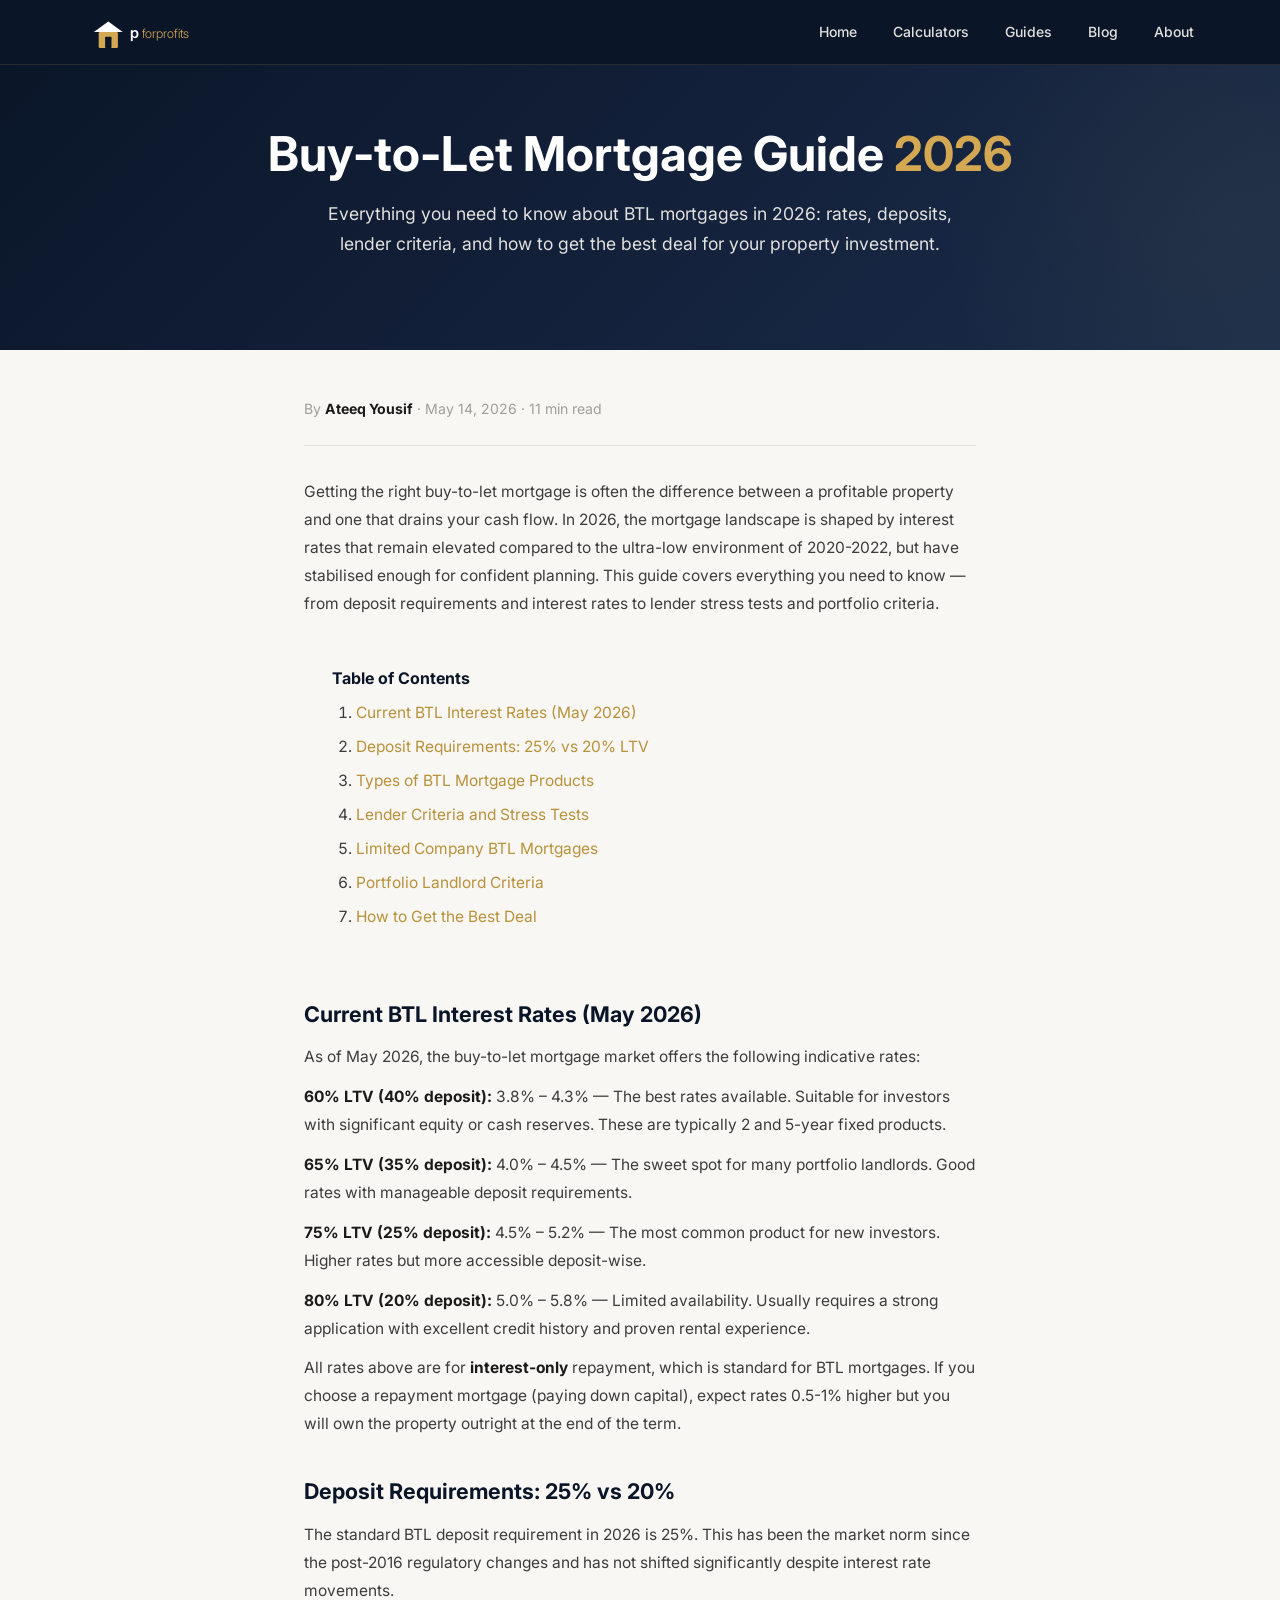
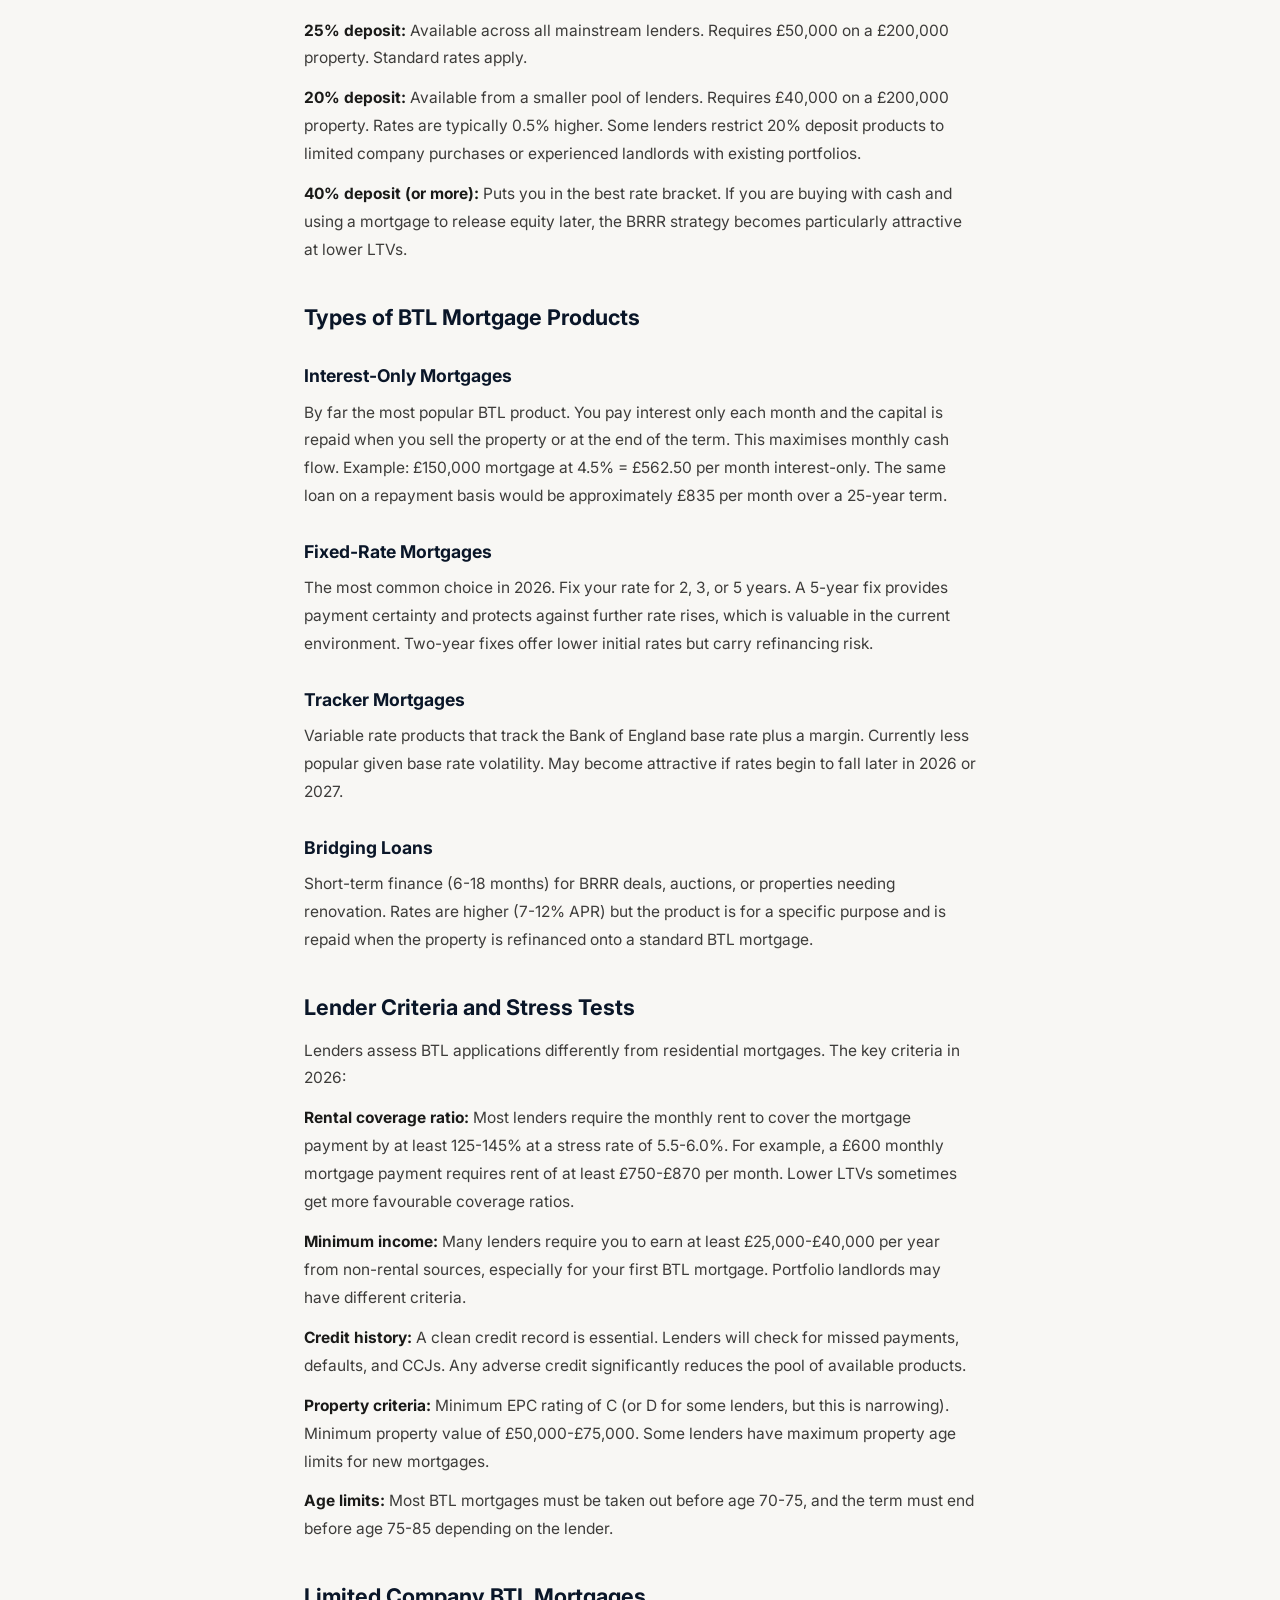
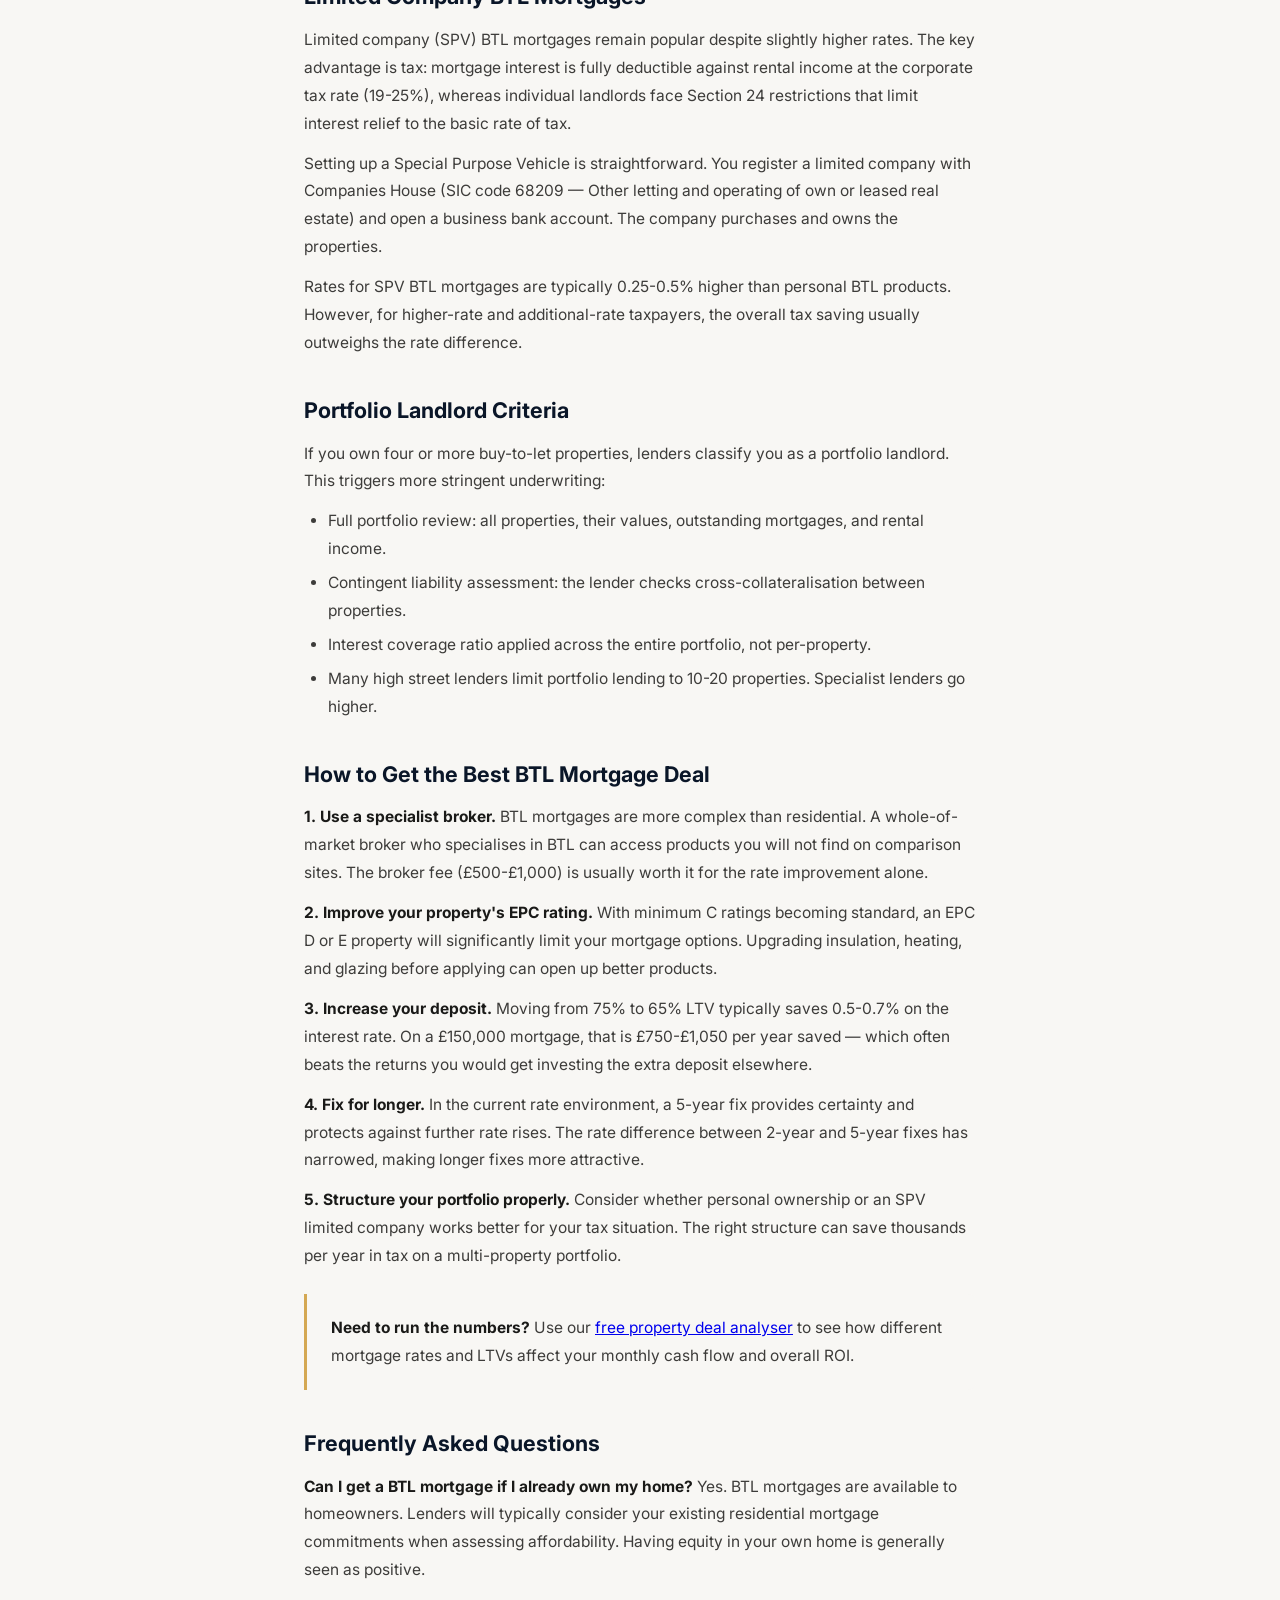
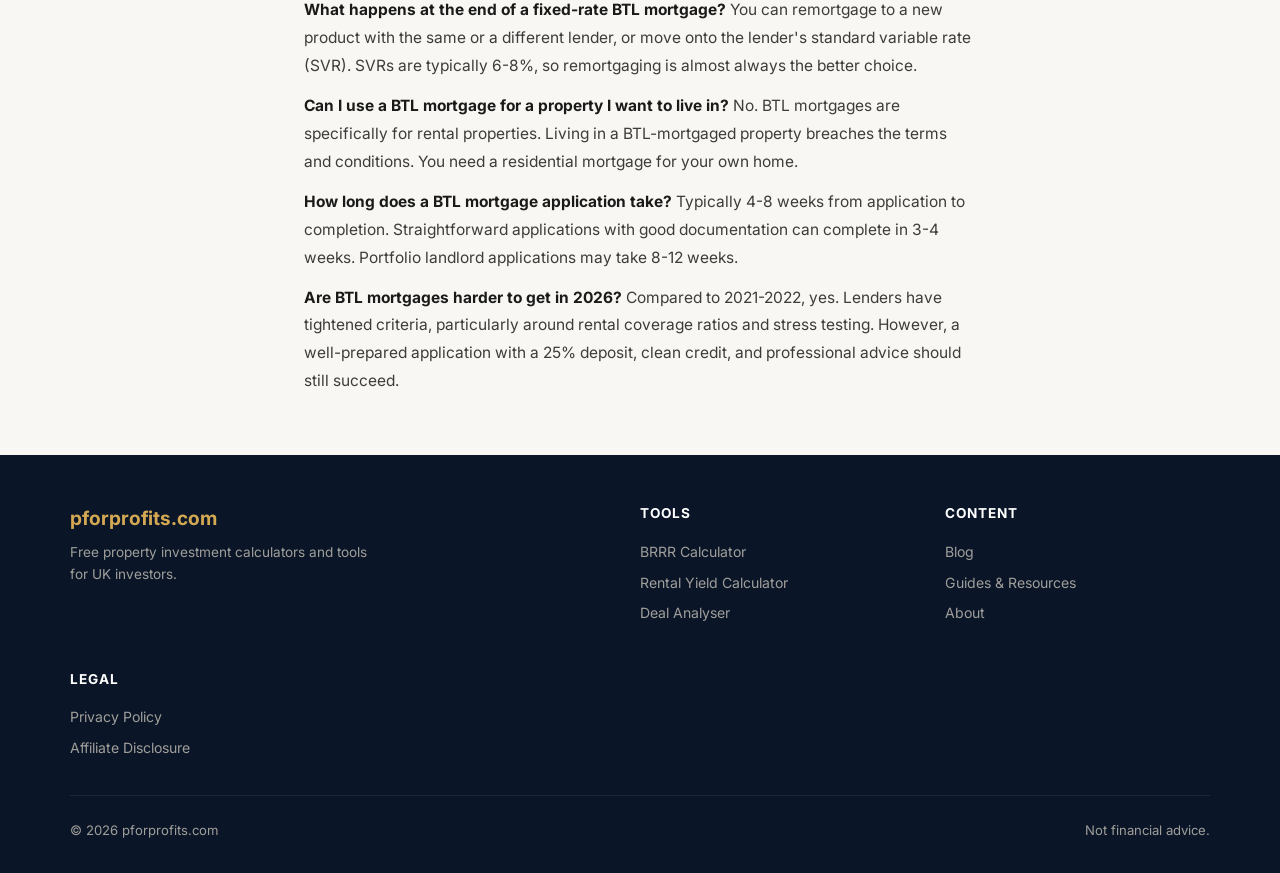
<file: blog/buy-to-let-mortgage-guide-2026.html>
<!DOCTYPE html>
<html lang="en">
<head><meta charset="UTF-8"><meta name="viewport" content="width=device-width, initial-scale=1.0">
<title>Buy-to-Let Mortgage Guide 2026: Rates, Deposits, Lender Criteria — pforprofits.com</title>
<meta name="description" content="Complete guide to UK buy-to-let mortgages in 2026. Current interest rates, 25% vs 20% deposit requirements, lender stress tests, portfolio criteria, and tips for getting the best deal.">
<link rel="canonical" href="https://pforprofits.com/blog/buy-to-let-mortgage-guide-2026.html">
<link rel="icon" type="image/svg+xml" href="/favicon.svg">
<link rel="stylesheet" href="/css/style.css">
<link href="https://fonts.googleapis.com/css2?family=Inter:wght@300;400;500;600;700&display=swap" rel="stylesheet">
<script type="application/ld+json">{"@context":"https://schema.org","@type":"Article","headline":"Buy-to-Let Mortgage Guide 2026: Rates, Deposits, and Lender Criteria","description":"Complete guide to BTL mortgages in 2026. Current interest rates, deposit requirements, lender stress tests, portfolio landlord criteria, and how to get the best deal.","author":{"@type":"Person","name":"Ateeq Yousif"},"datePublished":"2026-05-14","publisher":{"@type":"Organization","name":"pforprofits.com"}}</script>
<script type="application/ld+json">{"@context":"https://schema.org","@type":"BreadcrumbList","itemListElement":[{"@type":"ListItem","position":1,"name":"Home","item":"https://pforprofits.com/"},{"@type":"ListItem","position":2,"name":"Blog","item":"https://pforprofits.com/blog/"},{"@type":"ListItem","position":3,"name":"Buy-to-Let Mortgage Guide 2026","item":"https://pforprofits.com/blog/buy-to-let-mortgage-guide-2026.html"}]}</script>
<script type="application/ld+json">{"@context":"https://schema.org","@type":"FAQPage","mainEntity":[{"@type":"Question","name":"What deposit do I need for a buy-to-let mortgage in 2026?","acceptedAnswer":{"@type":"Answer","text":"Most UK buy-to-let lenders require a 25% deposit. Some lenders offer 20% deposit products for experienced investors or purchases through a limited company. Higher deposits generally secure better interest rates."}},{"@type":"Question","name":"What interest rates are available for BTL mortgages in 2026?","acceptedAnswer":{"@type":"Answer","text":"As of May 2026, BTL mortgage rates range from 4.0% to 5.5% for interest-only products at 75% LTV. Lower rates are available at 60-65% LTV. Portfolio landlords with multiple properties can negotiate better rates through specialist brokers."}},{"@type":"Question","name":"Can I get a buy-to-let mortgage with a limited company?","acceptedAnswer":{"@type":"Answer","text":"Yes. Limited company (SPV) BTL mortgages are widely available. Interest rates are typically 0.25-0.5% higher than personal BTL mortgages, but the tax treatment is more favourable for higher-rate taxpayers. You must set up a Special Purpose Vehicle company registered for property investment."}}]}</script>
</head>
<body>

<nav><div class="nav-inner">
<a href="/" class="nav-logo"><svg width="155" height="32" viewBox="0 0 300 80" fill="none" style="display:block;"><g transform="translate(8,12)"><rect x="20" y="28" width="48" height="40" rx="3" fill="#d4a853"/><polygon points="44,2 8,28 80,28" fill="#ffffff"/><rect x="36" y="40" width="16" height="28" rx="2" fill="#0a1628"/></g><g transform="translate(105,18)"><text x="0" y="38" font-family="Inter,sans-serif" font-size="38" font-weight="600" fill="#ffffff" letter-spacing="-0.5">p</text><text x="30" y="38" font-family="Inter,sans-serif" font-size="32" font-weight="300" fill="#d4a853" letter-spacing="-0.3">forprofits</text></g></svg></a>
<button class="nav-toggle" onclick="document.querySelector('.nav-links').classList.toggle('open')">☰</button>
<div class="nav-links"><a href="/">Home</a><a href="/#calculators">Calculators</a><a href="/guides/">Guides</a><a href="/blog/">Blog</a><a href="/about.html">About</a></div></div></nav>

<section class="hero" style="padding: 60px 24px;">
<div class="hero-inner">
<h1>Buy-to-Let Mortgage Guide <span>2026</span></h1>
<p>Everything you need to know about BTL mortgages in 2026: rates, deposits, lender criteria, and how to get the best deal for your property investment.</p>
</div>
</section>

<article class="blog-article">
<div class="article-meta">By <strong>Ateeq Yousif</strong> · May 14, 2026 · 11 min read</div>

<p>Getting the right buy-to-let mortgage is often the difference between a profitable property and one that drains your cash flow. In 2026, the mortgage landscape is shaped by interest rates that remain elevated compared to the ultra-low environment of 2020-2022, but have stabilised enough for confident planning. This guide covers everything you need to know — from deposit requirements and interest rates to lender stress tests and portfolio criteria.</p>

<div class="toc">
<h3>Table of Contents</h3>
<ol>
<li><a href="#current-rates">Current BTL Interest Rates (May 2026)</a></li>
<li><a href="#deposit">Deposit Requirements: 25% vs 20% LTV</a></li>
<li><a href="#types">Types of BTL Mortgage Products</a></li>
<li><a href="#criteria">Lender Criteria and Stress Tests</a></li>
<li><a href="#limited-company">Limited Company BTL Mortgages</a></li>
<li><a href="#portfolio">Portfolio Landlord Criteria</a></li>
<li><a href="#tips">How to Get the Best Deal</a></li>
</ol>
</div>

<h2 id="current-rates">Current BTL Interest Rates (May 2026)</h2>
<p>As of May 2026, the buy-to-let mortgage market offers the following indicative rates:</p>
<p><strong>60% LTV (40% deposit):</strong> 3.8% – 4.3% — The best rates available. Suitable for investors with significant equity or cash reserves. These are typically 2 and 5-year fixed products.</p>
<p><strong>65% LTV (35% deposit):</strong> 4.0% – 4.5% — The sweet spot for many portfolio landlords. Good rates with manageable deposit requirements.</p>
<p><strong>75% LTV (25% deposit):</strong> 4.5% – 5.2% — The most common product for new investors. Higher rates but more accessible deposit-wise.</p>
<p><strong>80% LTV (20% deposit):</strong> 5.0% – 5.8% — Limited availability. Usually requires a strong application with excellent credit history and proven rental experience.</p>
<p>All rates above are for <strong>interest-only</strong> repayment, which is standard for BTL mortgages. If you choose a repayment mortgage (paying down capital), expect rates 0.5-1% higher but you will own the property outright at the end of the term.</p>

<h2 id="deposit">Deposit Requirements: 25% vs 20%</h2>
<p>The standard BTL deposit requirement in 2026 is 25%. This has been the market norm since the post-2016 regulatory changes and has not shifted significantly despite interest rate movements.</p>
<p><strong>25% deposit:</strong> Available across all mainstream lenders. Requires £50,000 on a £200,000 property. Standard rates apply.</p>
<p><strong>20% deposit:</strong> Available from a smaller pool of lenders. Requires £40,000 on a £200,000 property. Rates are typically 0.5% higher. Some lenders restrict 20% deposit products to limited company purchases or experienced landlords with existing portfolios.</p>
<p><strong>40% deposit (or more):</strong> Puts you in the best rate bracket. If you are buying with cash and using a mortgage to release equity later, the BRRR strategy becomes particularly attractive at lower LTVs.</p>

<h2 id="types">Types of BTL Mortgage Products</h2>

<h3>Interest-Only Mortgages</h3>
<p>By far the most popular BTL product. You pay interest only each month and the capital is repaid when you sell the property or at the end of the term. This maximises monthly cash flow. Example: £150,000 mortgage at 4.5% = £562.50 per month interest-only. The same loan on a repayment basis would be approximately £835 per month over a 25-year term.</p>

<h3>Fixed-Rate Mortgages</h3>
<p>The most common choice in 2026. Fix your rate for 2, 3, or 5 years. A 5-year fix provides payment certainty and protects against further rate rises, which is valuable in the current environment. Two-year fixes offer lower initial rates but carry refinancing risk.</p>

<h3>Tracker Mortgages</h3>
<p>Variable rate products that track the Bank of England base rate plus a margin. Currently less popular given base rate volatility. May become attractive if rates begin to fall later in 2026 or 2027.</p>

<h3>Bridging Loans</h3>
<p>Short-term finance (6-18 months) for BRRR deals, auctions, or properties needing renovation. Rates are higher (7-12% APR) but the product is for a specific purpose and is repaid when the property is refinanced onto a standard BTL mortgage.</p>

<h2 id="criteria">Lender Criteria and Stress Tests</h2>
<p>Lenders assess BTL applications differently from residential mortgages. The key criteria in 2026:</p>
<p><strong>Rental coverage ratio:</strong> Most lenders require the monthly rent to cover the mortgage payment by at least 125-145% at a stress rate of 5.5-6.0%. For example, a £600 monthly mortgage payment requires rent of at least £750-£870 per month. Lower LTVs sometimes get more favourable coverage ratios.</p>
<p><strong>Minimum income:</strong> Many lenders require you to earn at least £25,000-£40,000 per year from non-rental sources, especially for your first BTL mortgage. Portfolio landlords may have different criteria.</p>
<p><strong>Credit history:</strong> A clean credit record is essential. Lenders will check for missed payments, defaults, and CCJs. Any adverse credit significantly reduces the pool of available products.</p>
<p><strong>Property criteria:</strong> Minimum EPC rating of C (or D for some lenders, but this is narrowing). Minimum property value of £50,000-£75,000. Some lenders have maximum property age limits for new mortgages.</p>
<p><strong>Age limits:</strong> Most BTL mortgages must be taken out before age 70-75, and the term must end before age 75-85 depending on the lender.</p>

<h2 id="limited-company">Limited Company BTL Mortgages</h2>
<p>Limited company (SPV) BTL mortgages remain popular despite slightly higher rates. The key advantage is tax: mortgage interest is fully deductible against rental income at the corporate tax rate (19-25%), whereas individual landlords face Section 24 restrictions that limit interest relief to the basic rate of tax.</p>
<p>Setting up a Special Purpose Vehicle is straightforward. You register a limited company with Companies House (SIC code 68209 — Other letting and operating of own or leased real estate) and open a business bank account. The company purchases and owns the properties.</p>
<p>Rates for SPV BTL mortgages are typically 0.25-0.5% higher than personal BTL products. However, for higher-rate and additional-rate taxpayers, the overall tax saving usually outweighs the rate difference.</p>

<h2 id="portfolio">Portfolio Landlord Criteria</h2>
<p>If you own four or more buy-to-let properties, lenders classify you as a portfolio landlord. This triggers more stringent underwriting:</p>
<ul>
<li>Full portfolio review: all properties, their values, outstanding mortgages, and rental income.</li>
<li>Contingent liability assessment: the lender checks cross-collateralisation between properties.</li>
<li>Interest coverage ratio applied across the entire portfolio, not per-property.</li>
<li>Many high street lenders limit portfolio lending to 10-20 properties. Specialist lenders go higher.</li>
</ul>

<h2 id="tips">How to Get the Best BTL Mortgage Deal</h2>
<p><strong>1. Use a specialist broker.</strong> BTL mortgages are more complex than residential. A whole-of-market broker who specialises in BTL can access products you will not find on comparison sites. The broker fee (£500-£1,000) is usually worth it for the rate improvement alone.</p>
<p><strong>2. Improve your property's EPC rating.</strong> With minimum C ratings becoming standard, an EPC D or E property will significantly limit your mortgage options. Upgrading insulation, heating, and glazing before applying can open up better products.</p>
<p><strong>3. Increase your deposit.</strong> Moving from 75% to 65% LTV typically saves 0.5-0.7% on the interest rate. On a £150,000 mortgage, that is £750-£1,050 per year saved — which often beats the returns you would get investing the extra deposit elsewhere.</p>
<p><strong>4. Fix for longer.</strong> In the current rate environment, a 5-year fix provides certainty and protects against further rate rises. The rate difference between 2-year and 5-year fixes has narrowed, making longer fixes more attractive.</p>
<p><strong>5. Structure your portfolio properly.</strong> Consider whether personal ownership or an SPV limited company works better for your tax situation. The right structure can save thousands per year in tax on a multi-property portfolio.</p>

<div class="highlight-box">
<p><strong>Need to run the numbers?</strong> Use our <a href="https://pforprofits.com/#deal-calc">free property deal analyser</a> to see how different mortgage rates and LTVs affect your monthly cash flow and overall ROI.</p>
</div>

<h2>Frequently Asked Questions</h2>

<p><strong>Can I get a BTL mortgage if I already own my home?</strong> Yes. BTL mortgages are available to homeowners. Lenders will typically consider your existing residential mortgage commitments when assessing affordability. Having equity in your own home is generally seen as positive.</p>
<p><strong>What happens at the end of a fixed-rate BTL mortgage?</strong> You can remortgage to a new product with the same or a different lender, or move onto the lender's standard variable rate (SVR). SVRs are typically 6-8%, so remortgaging is almost always the better choice.</p>
<p><strong>Can I use a BTL mortgage for a property I want to live in?</strong> No. BTL mortgages are specifically for rental properties. Living in a BTL-mortgaged property breaches the terms and conditions. You need a residential mortgage for your own home.</p>
<p><strong>How long does a BTL mortgage application take?</strong> Typically 4-8 weeks from application to completion. Straightforward applications with good documentation can complete in 3-4 weeks. Portfolio landlord applications may take 8-12 weeks.</p>
<p><strong>Are BTL mortgages harder to get in 2026?</strong> Compared to 2021-2022, yes. Lenders have tightened criteria, particularly around rental coverage ratios and stress testing. However, a well-prepared application with a 25% deposit, clean credit, and professional advice should still succeed.</p>

</article>

<footer>
<div class="footer-inner">
<div class="footer-brand"><h3>pforprofits.com</h3><p>Free property investment calculators and tools for UK investors.</p></div>
<div class="footer-col"><h4>Tools</h4><a href="/#brrr-calc">BRRR Calculator</a><a href="/#yield-calc">Rental Yield Calculator</a><a href="/#deal-calc">Deal Analyser</a></div>
<div class="footer-col"><h4>Content</h4><a href="/blog/">Blog</a><a href="/guides/">Guides & Resources</a><a href="/about.html">About</a></div>
<div class="footer-col"><h4>Legal</h4><a href="/privacy-policy.html">Privacy Policy</a><a href="/affiliate-disclosure.html">Affiliate Disclosure</a></div>
</div>
<div class="footer-bottom"><span>© 2026 pforprofits.com</span><span>Not financial advice.</span></div>
</footer>

</body>
</html>
</file>
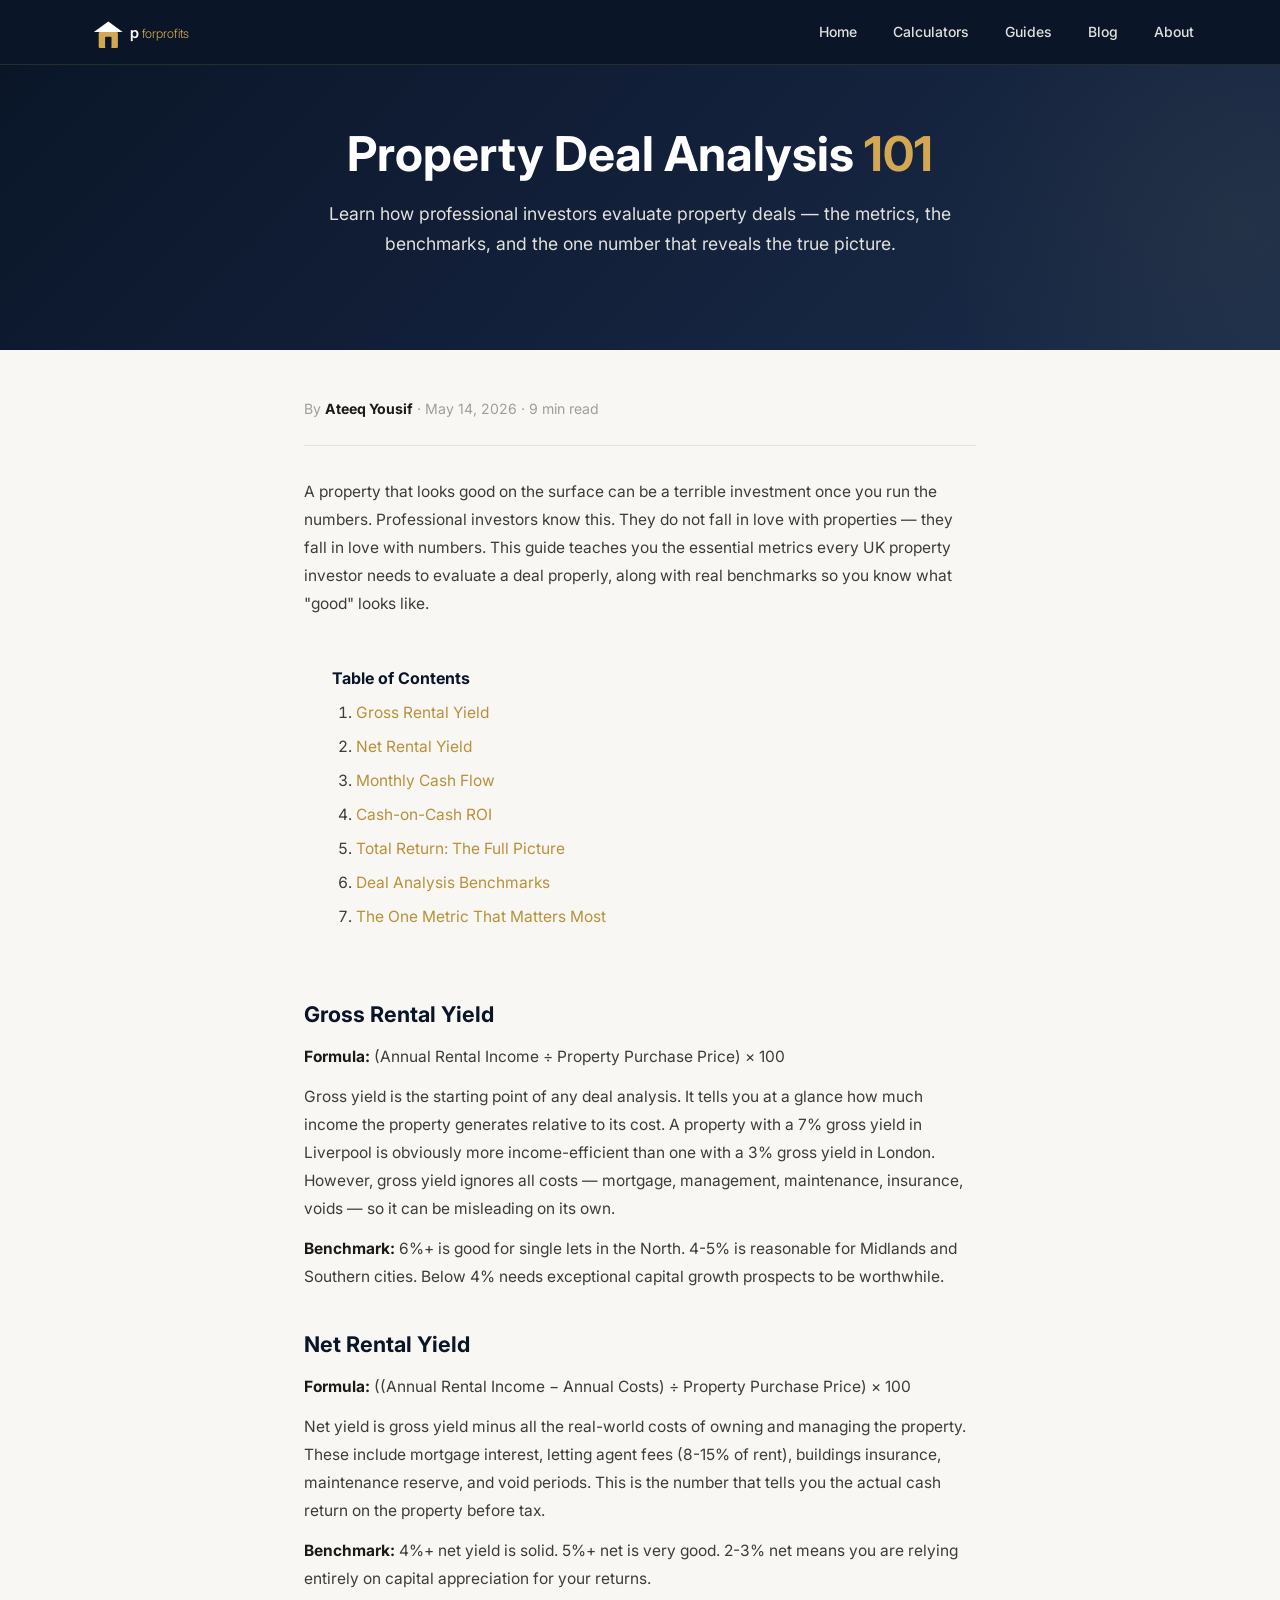
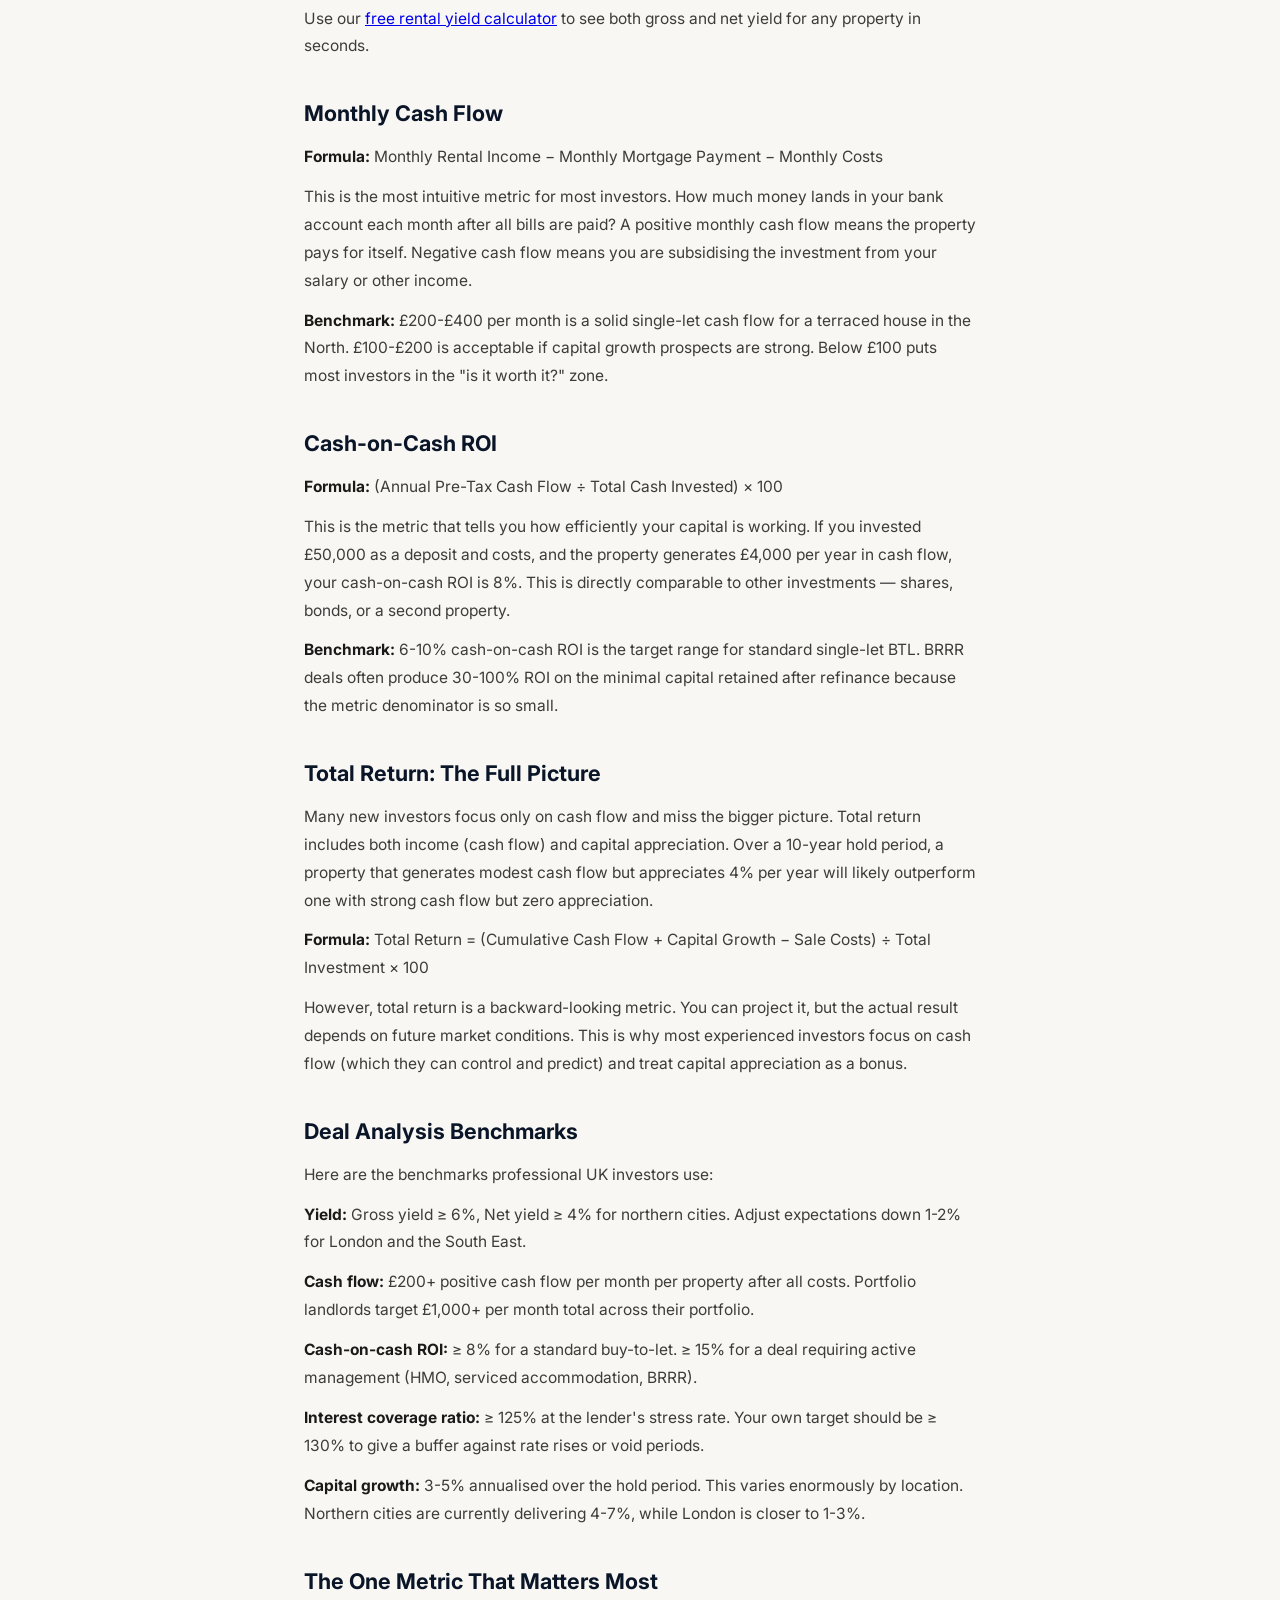
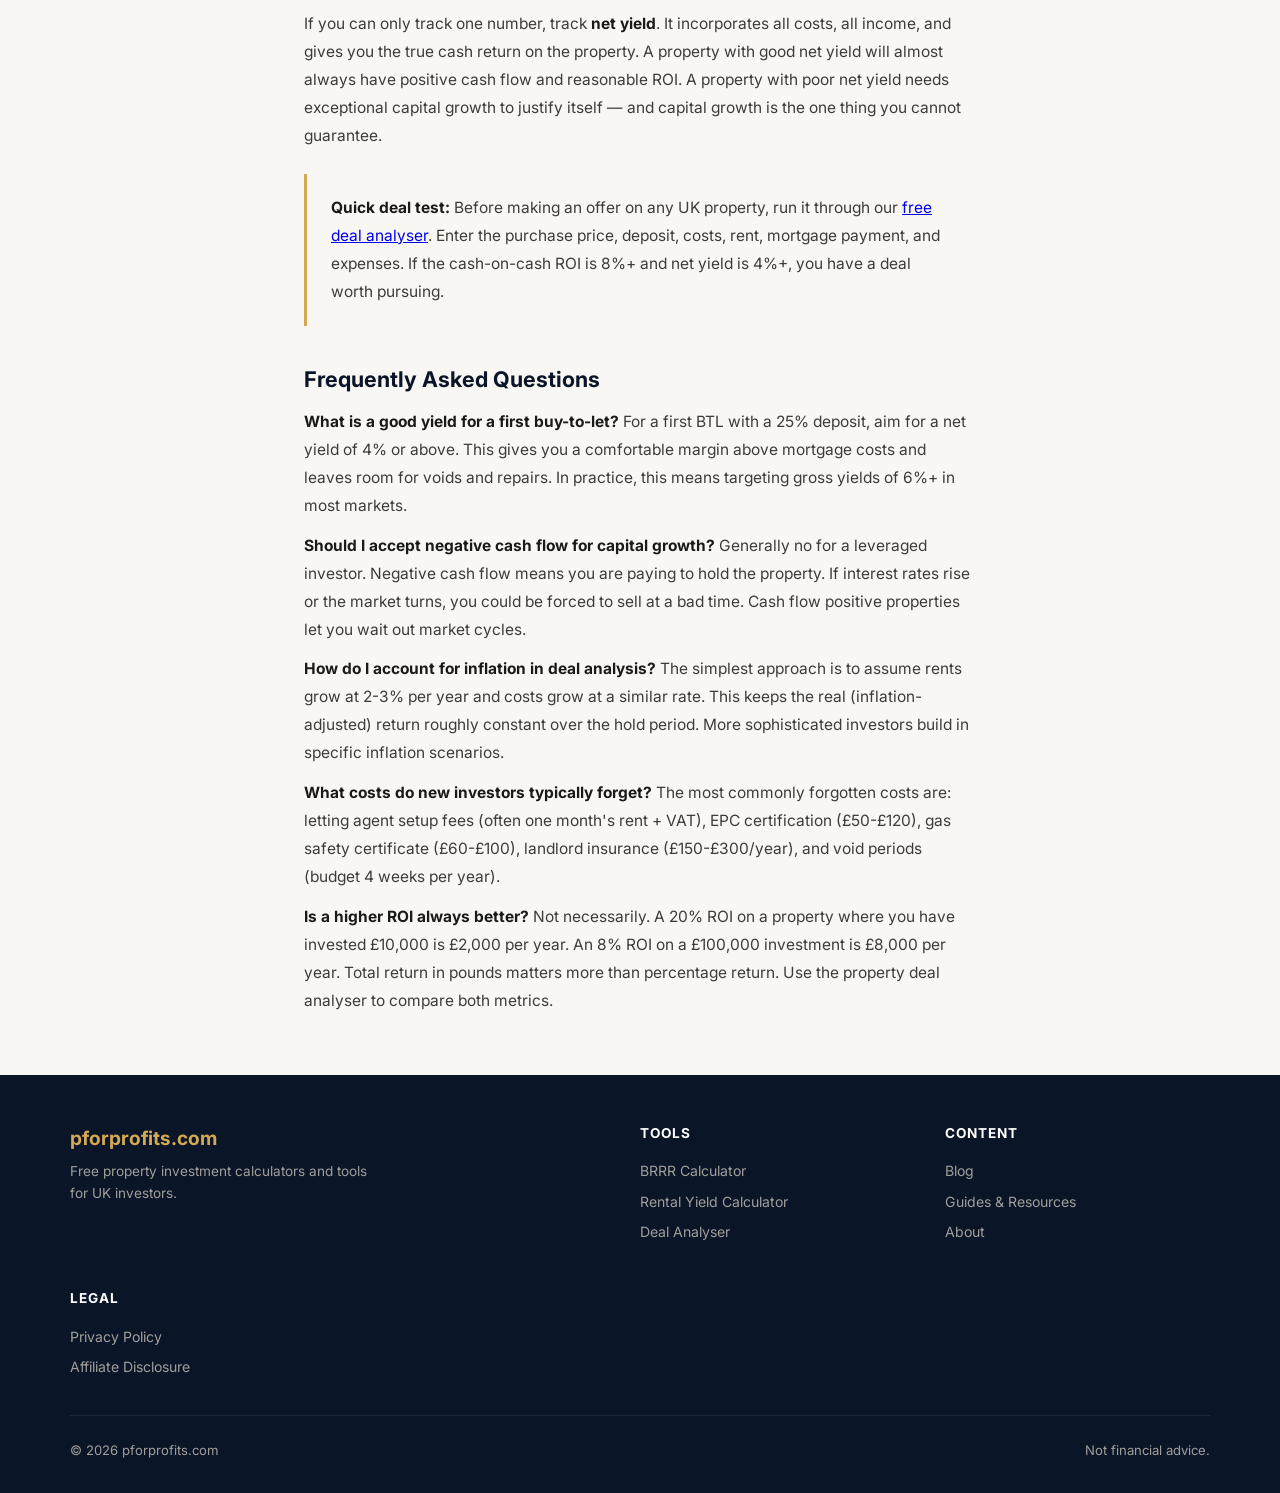
<file: blog/property-deal-analysis-101.html>
<!DOCTYPE html>
<html lang="en">
<head><meta charset="UTF-8"><meta name="viewport" content="width=device-width, initial-scale=1.0">
<title>Property Deal Analysis 101: How Professional Investors Evaluate Deals — pforprofits.com</title>
<meta name="description" content="Learn how professional UK property investors analyse deals. Gross yield, net yield, cash-on-cash ROI, and the one metric that matters most for long-term wealth building.">
<link rel="canonical" href="https://pforprofits.com/blog/property-deal-analysis-101.html">
<link rel="icon" type="image/svg+xml" href="/favicon.svg">
<link rel="stylesheet" href="/css/style.css">
<link href="https://fonts.googleapis.com/css2?family=Inter:wght@300;400;500;600;700&display=swap" rel="stylesheet">
<script type="application/ld+json">{"@context":"https://schema.org","@type":"Article","headline":"Property Deal Analysis 101: How Professional Investors Evaluate Deals","description":"Learn how seasoned UK property investors analyse deals. Gross yield, net yield, cash-on-cash ROI, and the one metric that matters most for long-term wealth.","author":{"@type":"Person","name":"Ateeq Yousif"},"datePublished":"2026-05-14","publisher":{"@type":"Organization","name":"pforprofits.com"}}</script>
<script type="application/ld+json">{"@context":"https://schema.org","@type":"BreadcrumbList","itemListElement":[{"@type":"ListItem","position":1,"name":"Home","item":"https://pforprofits.com/"},{"@type":"ListItem","position":2,"name":"Blog","item":"https://pforprofits.com/blog/"},{"@type":"ListItem","position":3,"name":"Property Deal Analysis 101","item":"https://pforprofits.com/blog/property-deal-analysis-101.html"}]}</script>
<script type="application/ld+json">{"@context":"https://schema.org","@type":"FAQPage","mainEntity":[{"@type":"Question","name":"What is cash-on-cash ROI in property?","acceptedAnswer":{"@type":"Answer","text":"Cash-on-cash ROI measures the annual return on the actual cash you invested in a property. It is calculated as: Annual Pre-Tax Cash Flow ÷ Total Cash Invested × 100. For example, if you invested £50,000 and get £4,000 annual cash flow, your cash-on-cash ROI is 8%."}},{"@type":"Question","name":"What is the most important metric in property deal analysis?","acceptedAnswer":{"@type":"Answer","text":"The most important metric depends on your strategy. For cash flow investors, net yield and monthly cash flow are critical. For BRRR investors, cash-out refinance percentage and cash-on-cash ROI are the key metrics. The most universally useful metric is net yield, because it factors in all costs and gives the true return picture."}},{"@type":"Question","name":"What ROI should I expect from buy-to-let?","acceptedAnswer":{"@type":"Answer","text":"A good cash-on-cash ROI for a UK buy-to-let is 6-10% for standard single lets, 10-15% for HMOs, and 8-12% for serviced accommodation. BRRR deals can achieve 30-100% ROI on capital retained after refinance because so little money is left in the deal."}}]}</script>
</head>
<body>

<nav><div class="nav-inner">
<a href="/" class="nav-logo"><svg width="155" height="32" viewBox="0 0 300 80" fill="none" style="display:block;"><g transform="translate(8,12)"><rect x="20" y="28" width="48" height="40" rx="3" fill="#d4a853"/><polygon points="44,2 8,28 80,28" fill="#ffffff"/><rect x="36" y="40" width="16" height="28" rx="2" fill="#0a1628"/></g><g transform="translate(105,18)"><text x="0" y="38" font-family="Inter,sans-serif" font-size="38" font-weight="600" fill="#ffffff" letter-spacing="-0.5">p</text><text x="30" y="38" font-family="Inter,sans-serif" font-size="32" font-weight="300" fill="#d4a853" letter-spacing="-0.3">forprofits</text></g></svg></a>
<button class="nav-toggle" onclick="document.querySelector('.nav-links').classList.toggle('open')">☰</button>
<div class="nav-links"><a href="/">Home</a><a href="/#calculators">Calculators</a><a href="/guides/">Guides</a><a href="/blog/">Blog</a><a href="/about.html">About</a></div></div></nav>

<section class="hero" style="padding: 60px 24px;">
<div class="hero-inner">
<h1>Property Deal Analysis <span>101</span></h1>
<p>Learn how professional investors evaluate property deals — the metrics, the benchmarks, and the one number that reveals the true picture.</p>
</div>
</section>

<article class="blog-article">
<div class="article-meta">By <strong>Ateeq Yousif</strong> · May 14, 2026 · 9 min read</div>

<p>A property that looks good on the surface can be a terrible investment once you run the numbers. Professional investors know this. They do not fall in love with properties — they fall in love with numbers. This guide teaches you the essential metrics every UK property investor needs to evaluate a deal properly, along with real benchmarks so you know what "good" looks like.</p>

<div class="toc">
<h3>Table of Contents</h3>
<ol>
<li><a href="#gross-yield">Gross Rental Yield</a></li>
<li><a href="#net-yield">Net Rental Yield</a></li>
<li><a href="#cash-flow">Monthly Cash Flow</a></li>
<li><a href="#roi">Cash-on-Cash ROI</a></li>
<li><a href="#total-return">Total Return: The Full Picture</a></li>
<li><a href="#benchmarks">Deal Analysis Benchmarks</a></li>
<li><a href="#one-metric">The One Metric That Matters Most</a></li>
</ol>
</div>

<h2 id="gross-yield">Gross Rental Yield</h2>
<p><strong>Formula:</strong> (Annual Rental Income ÷ Property Purchase Price) × 100</p>
<p>Gross yield is the starting point of any deal analysis. It tells you at a glance how much income the property generates relative to its cost. A property with a 7% gross yield in Liverpool is obviously more income-efficient than one with a 3% gross yield in London. However, gross yield ignores all costs — mortgage, management, maintenance, insurance, voids — so it can be misleading on its own.</p>
<p><strong>Benchmark:</strong> 6%+ is good for single lets in the North. 4-5% is reasonable for Midlands and Southern cities. Below 4% needs exceptional capital growth prospects to be worthwhile.</p>

<h2 id="net-yield">Net Rental Yield</h2>
<p><strong>Formula:</strong> ((Annual Rental Income − Annual Costs) ÷ Property Purchase Price) × 100</p>
<p>Net yield is gross yield minus all the real-world costs of owning and managing the property. These include mortgage interest, letting agent fees (8-15% of rent), buildings insurance, maintenance reserve, and void periods. This is the number that tells you the actual cash return on the property before tax.</p>
<p><strong>Benchmark:</strong> 4%+ net yield is solid. 5%+ net is very good. 2-3% net means you are relying entirely on capital appreciation for your returns.</p>
<p>Use our <a href="https://pforprofits.com/#yield-calc">free rental yield calculator</a> to see both gross and net yield for any property in seconds.</p>

<h2 id="cash-flow">Monthly Cash Flow</h2>
<p><strong>Formula:</strong> Monthly Rental Income − Monthly Mortgage Payment − Monthly Costs</p>
<p>This is the most intuitive metric for most investors. How much money lands in your bank account each month after all bills are paid? A positive monthly cash flow means the property pays for itself. Negative cash flow means you are subsidising the investment from your salary or other income.</p>
<p><strong>Benchmark:</strong> £200-£400 per month is a solid single-let cash flow for a terraced house in the North. £100-£200 is acceptable if capital growth prospects are strong. Below £100 puts most investors in the "is it worth it?" zone.</p>

<h2 id="roi">Cash-on-Cash ROI</h2>
<p><strong>Formula:</strong> (Annual Pre-Tax Cash Flow ÷ Total Cash Invested) × 100</p>
<p>This is the metric that tells you how efficiently your capital is working. If you invested £50,000 as a deposit and costs, and the property generates £4,000 per year in cash flow, your cash-on-cash ROI is 8%. This is directly comparable to other investments — shares, bonds, or a second property.</p>
<p><strong>Benchmark:</strong> 6-10% cash-on-cash ROI is the target range for standard single-let BTL. BRRR deals often produce 30-100% ROI on the minimal capital retained after refinance because the metric denominator is so small.</p>

<h2 id="total-return">Total Return: The Full Picture</h2>
<p>Many new investors focus only on cash flow and miss the bigger picture. Total return includes both income (cash flow) and capital appreciation. Over a 10-year hold period, a property that generates modest cash flow but appreciates 4% per year will likely outperform one with strong cash flow but zero appreciation.</p>
<p><strong>Formula:</strong> Total Return = (Cumulative Cash Flow + Capital Growth − Sale Costs) ÷ Total Investment × 100</p>
<p>However, total return is a backward-looking metric. You can project it, but the actual result depends on future market conditions. This is why most experienced investors focus on cash flow (which they can control and predict) and treat capital appreciation as a bonus.</p>

<h2 id="benchmarks">Deal Analysis Benchmarks</h2>
<p>Here are the benchmarks professional UK investors use:</p>
<p><strong>Yield:</strong> Gross yield ≥ 6%, Net yield ≥ 4% for northern cities. Adjust expectations down 1-2% for London and the South East.</p>
<p><strong>Cash flow:</strong> £200+ positive cash flow per month per property after all costs. Portfolio landlords target £1,000+ per month total across their portfolio.</p>
<p><strong>Cash-on-cash ROI:</strong> ≥ 8% for a standard buy-to-let. ≥ 15% for a deal requiring active management (HMO, serviced accommodation, BRRR).</p>
<p><strong>Interest coverage ratio:</strong> ≥ 125% at the lender's stress rate. Your own target should be ≥ 130% to give a buffer against rate rises or void periods.</p>
<p><strong>Capital growth:</strong> 3-5% annualised over the hold period. This varies enormously by location. Northern cities are currently delivering 4-7%, while London is closer to 1-3%.</p>

<h2 id="one-metric">The One Metric That Matters Most</h2>
<p>If you can only track one number, track <strong>net yield</strong>. It incorporates all costs, all income, and gives you the true cash return on the property. A property with good net yield will almost always have positive cash flow and reasonable ROI. A property with poor net yield needs exceptional capital growth to justify itself — and capital growth is the one thing you cannot guarantee.</p>

<div class="highlight-box">
<p><strong>Quick deal test:</strong> Before making an offer on any UK property, run it through our <a href="https://pforprofits.com/#deal-calc">free deal analyser</a>. Enter the purchase price, deposit, costs, rent, mortgage payment, and expenses. If the cash-on-cash ROI is 8%+ and net yield is 4%+, you have a deal worth pursuing.</p>
</div>

<h2>Frequently Asked Questions</h2>

<p><strong>What is a good yield for a first buy-to-let?</strong> For a first BTL with a 25% deposit, aim for a net yield of 4% or above. This gives you a comfortable margin above mortgage costs and leaves room for voids and repairs. In practice, this means targeting gross yields of 6%+ in most markets.</p>
<p><strong>Should I accept negative cash flow for capital growth?</strong> Generally no for a leveraged investor. Negative cash flow means you are paying to hold the property. If interest rates rise or the market turns, you could be forced to sell at a bad time. Cash flow positive properties let you wait out market cycles.</p>
<p><strong>How do I account for inflation in deal analysis?</strong> The simplest approach is to assume rents grow at 2-3% per year and costs grow at a similar rate. This keeps the real (inflation-adjusted) return roughly constant over the hold period. More sophisticated investors build in specific inflation scenarios.</p>
<p><strong>What costs do new investors typically forget?</strong> The most commonly forgotten costs are: letting agent setup fees (often one month's rent + VAT), EPC certification (£50-£120), gas safety certificate (£60-£100), landlord insurance (£150-£300/year), and void periods (budget 4 weeks per year).</p>
<p><strong>Is a higher ROI always better?</strong> Not necessarily. A 20% ROI on a property where you have invested £10,000 is £2,000 per year. An 8% ROI on a £100,000 investment is £8,000 per year. Total return in pounds matters more than percentage return. Use the property deal analyser to compare both metrics.</p>

</article>

<footer>
<div class="footer-inner">
<div class="footer-brand"><h3>pforprofits.com</h3><p>Free property investment calculators and tools for UK investors.</p></div>
<div class="footer-col"><h4>Tools</h4><a href="/#brrr-calc">BRRR Calculator</a><a href="/#yield-calc">Rental Yield Calculator</a><a href="/#deal-calc">Deal Analyser</a></div>
<div class="footer-col"><h4>Content</h4><a href="/blog/">Blog</a><a href="/guides/">Guides & Resources</a><a href="/about.html">About</a></div>
<div class="footer-col"><h4>Legal</h4><a href="/privacy-policy.html">Privacy Policy</a><a href="/affiliate-disclosure.html">Affiliate Disclosure</a></div>
</div>
<div class="footer-bottom"><span>© 2026 pforprofits.com</span><span>Not financial advice.</span></div>
</footer>

</body>
</html>
</file>
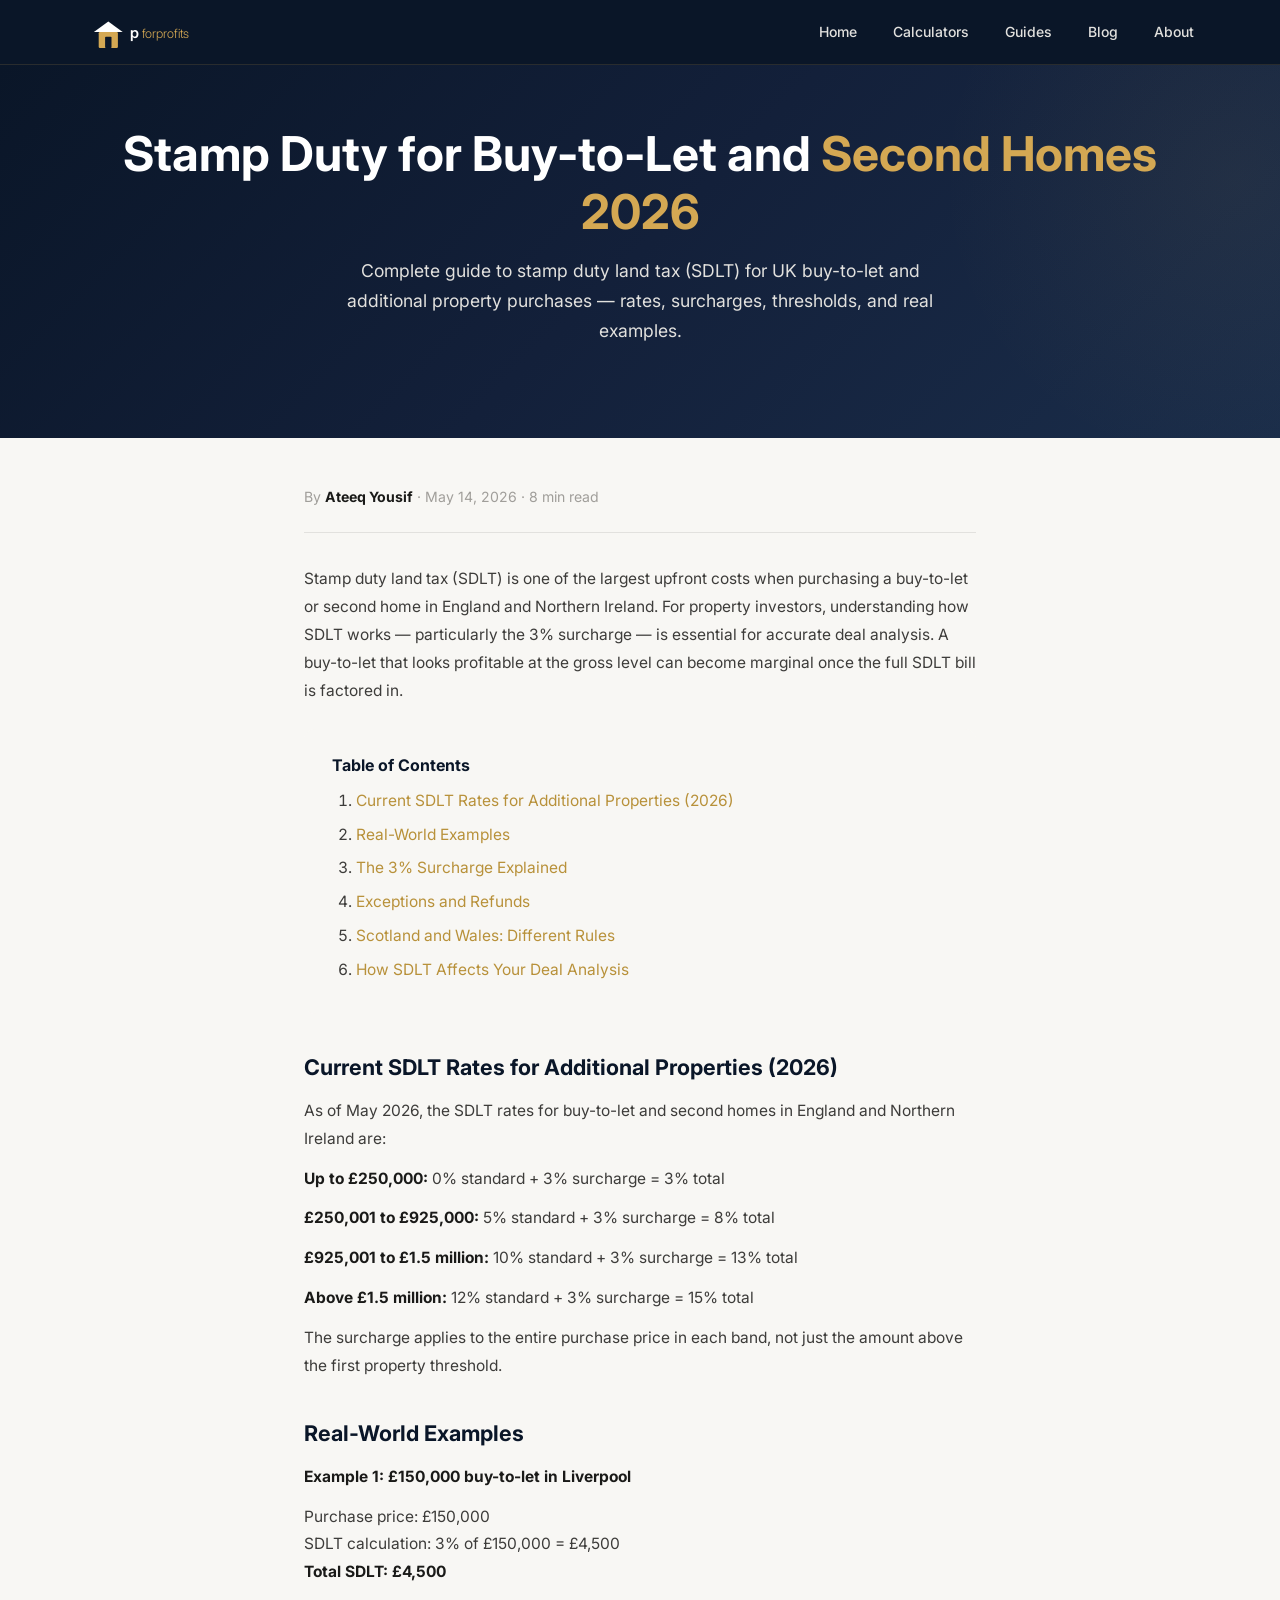
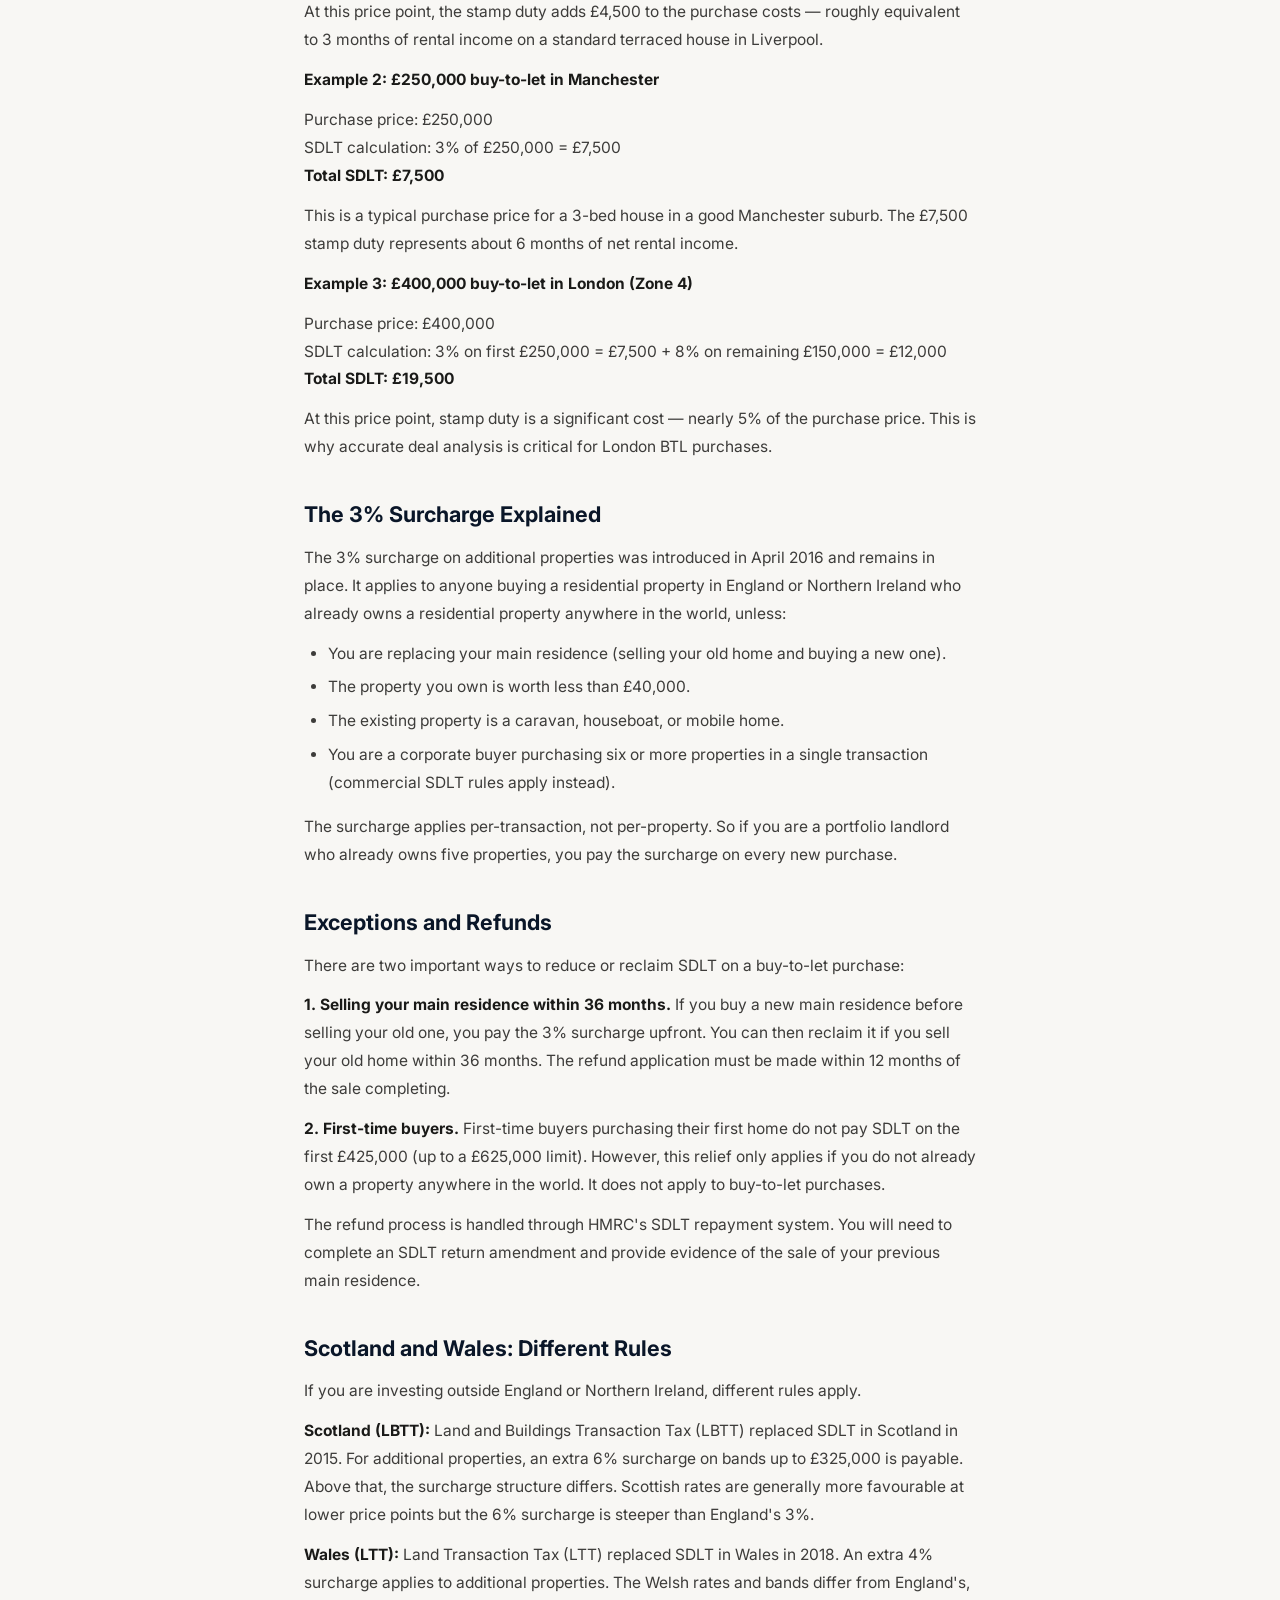
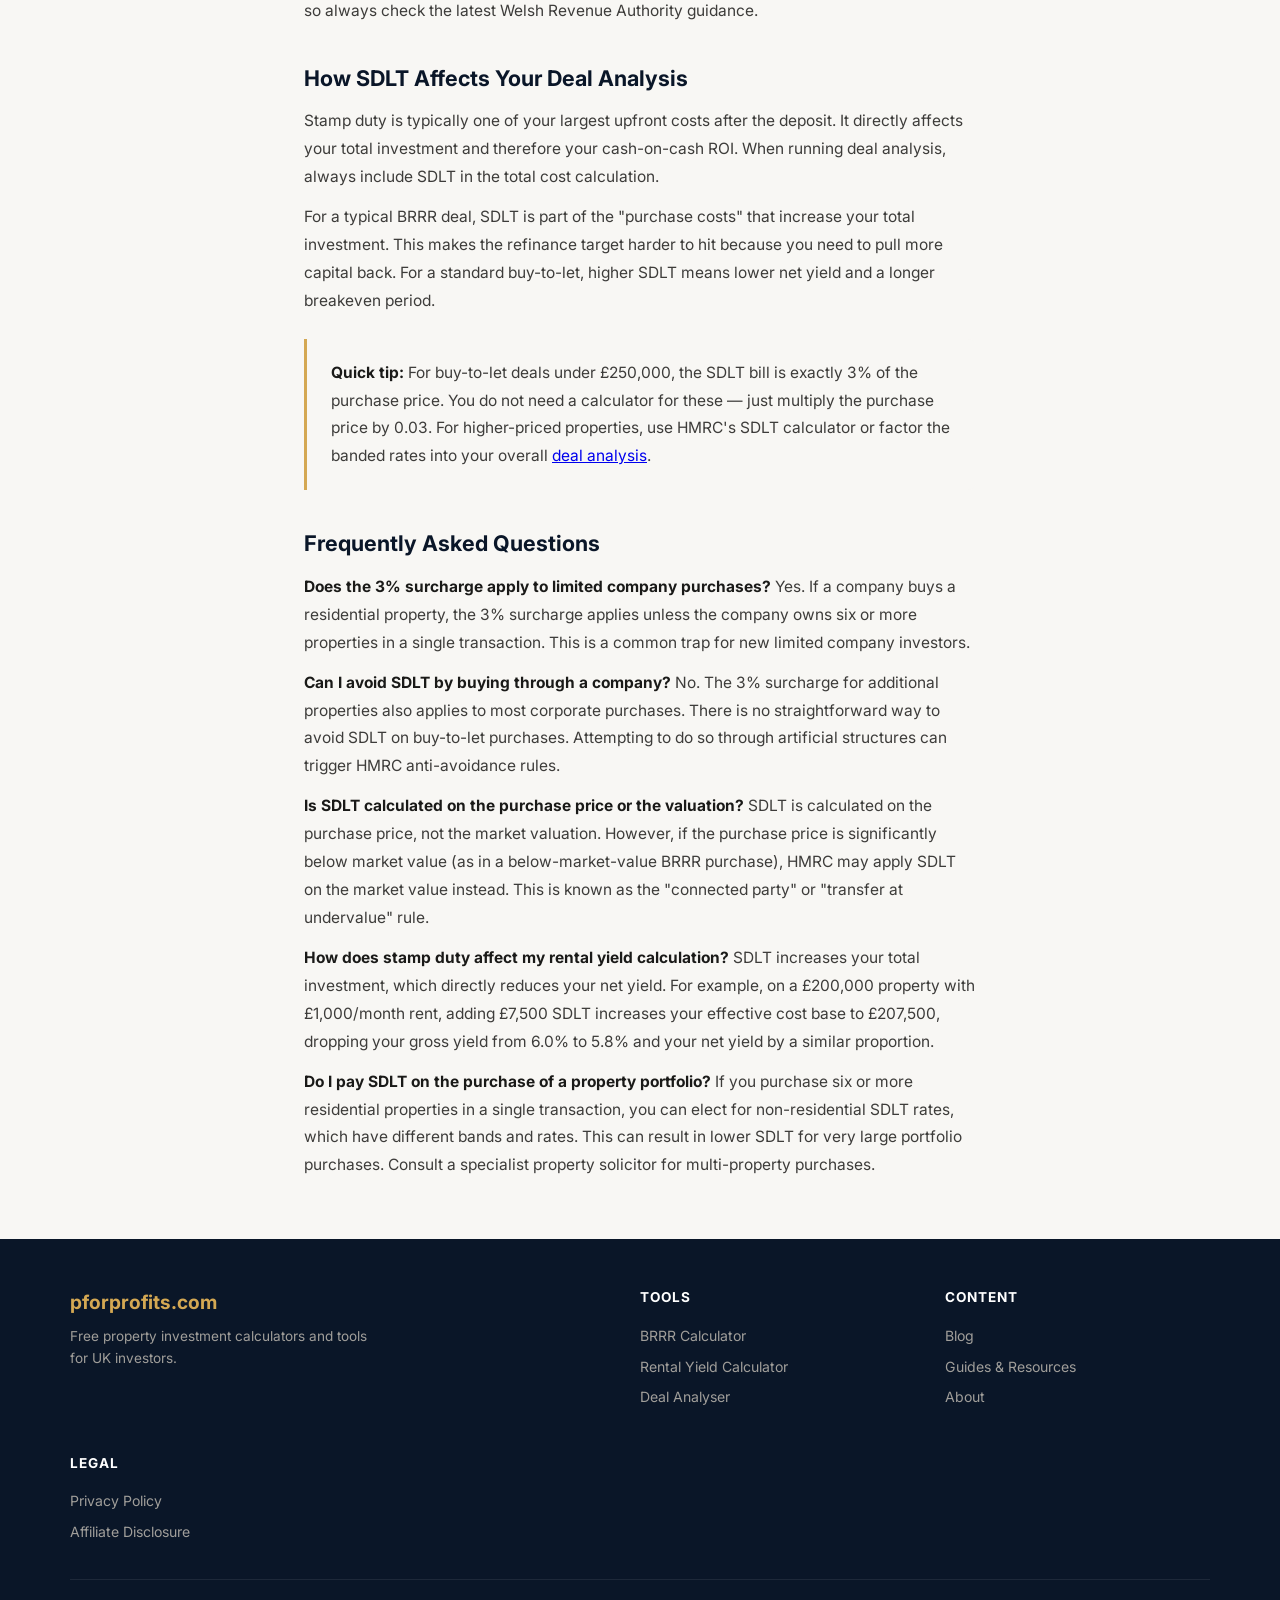
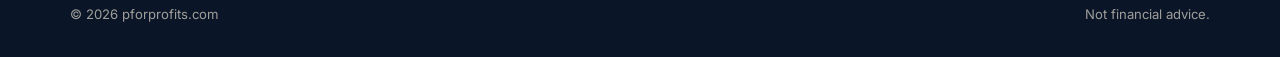
<file: blog/stamp-duty-buy-to-let-second-home-2026.html>
<!DOCTYPE html>
<html lang="en">
<head><meta charset="UTF-8"><meta name="viewport" content="width=device-width, initial-scale=1.0">
<title>Stamp Duty for Buy-to-Let and Second Homes 2026: Full Guide — pforprofits.com</title>
<meta name="description" content="Complete breakdown of UK stamp duty land tax (SDLT) for buy-to-let and second home purchases in 2026. Current rates, surcharges, thresholds, and how to calculate exactly what you'll pay.">
<link rel="canonical" href="https://pforprofits.com/blog/stamp-duty-buy-to-let-second-home-2026.html">
<link rel="icon" type="image/svg+xml" href="/favicon.svg">
<link rel="stylesheet" href="/css/style.css">
<link href="https://fonts.googleapis.com/css2?family=Inter:wght@300;400;500;600;700&display=swap" rel="stylesheet">
<script type="application/ld+json">{"@context":"https://schema.org","@type":"Article","headline":"Stamp Duty for Buy-to-Let and Second Homes 2026: Full Guide","description":"Complete breakdown of UK stamp duty land tax for buy-to-let and second home purchases. Current rates, surcharges, thresholds, and how to calculate what you'll pay.","author":{"@type":"Person","name":"Ateeq Yousif"},"datePublished":"2026-05-14","publisher":{"@type":"Organization","name":"pforprofits.com"}}</script>
<script type="application/ld+json">{"@context":"https://schema.org","@type":"BreadcrumbList","itemListElement":[{"@type":"ListItem","position":1,"name":"Home","item":"https://pforprofits.com/"},{"@type":"ListItem","position":2,"name":"Blog","item":"https://pforprofits.com/blog/"},{"@type":"ListItem","position":3,"name":"Stamp Duty for BTL 2026","item":"https://pforprofits.com/blog/stamp-duty-buy-to-let-second-home-2026.html"}]}</script>
<script type="application/ld+json">{"@context":"https://schema.org","@type":"FAQPage","mainEntity":[{"@type":"Question","name":"What is the stamp duty surcharge for second homes in 2026?","acceptedAnswer":{"@type":"Answer","text":"The surcharge for buying a second home or buy-to-let property in the UK is 3% above the standard SDLT rates. This applies to the entire purchase price in each band, not just the amount above the threshold."}},{"@type":"Question","name":"How much is stamp duty on a £200,000 buy-to-let in 2026?","acceptedAnswer":{"@type":"Answer","text":"On a £200,000 buy-to-let property in 2026, the stamp duty is £7,500. This is calculated as: 0% on the first £250,000 of the standard rate (nil), plus the 3% surcharge on the full £250,000 band (but your property is £200k, so 3% of £200k = £6,000 for the surcharge). Wait - let me recalculate: Standard SDLT on £200k = 0% on first £250k = £0. Surcharge = 3% on full £200k = £6,000. Total = £6,000."}},{"@type":"Question","name":"Can I claim stamp duty back on a buy-to-let?","acceptedAnswer":{"@type":"Answer","text":"You can claim a stamp duty refund if you sell your main residence within 36 months of buying the additional property. The Revenue will refund the 3% surcharge. You must apply within 12 months of the sale completing."}}]}</script>
</head>
<body>

<nav><div class="nav-inner">
<a href="/" class="nav-logo"><svg width="155" height="32" viewBox="0 0 300 80" fill="none" style="display:block;"><g transform="translate(8,12)"><rect x="20" y="28" width="48" height="40" rx="3" fill="#d4a853"/><polygon points="44,2 8,28 80,28" fill="#ffffff"/><rect x="36" y="40" width="16" height="28" rx="2" fill="#0a1628"/></g><g transform="translate(105,18)"><text x="0" y="38" font-family="Inter,sans-serif" font-size="38" font-weight="600" fill="#ffffff" letter-spacing="-0.5">p</text><text x="30" y="38" font-family="Inter,sans-serif" font-size="32" font-weight="300" fill="#d4a853" letter-spacing="-0.3">forprofits</text></g></svg></a>
<button class="nav-toggle" onclick="document.querySelector('.nav-links').classList.toggle('open')">☰</button>
<div class="nav-links"><a href="/">Home</a><a href="/#calculators">Calculators</a><a href="/guides/">Guides</a><a href="/blog/">Blog</a><a href="/about.html">About</a></div></div></nav>

<section class="hero" style="padding: 60px 24px;">
<div class="hero-inner">
<h1>Stamp Duty for Buy-to-Let and <span>Second Homes 2026</span></h1>
<p>Complete guide to stamp duty land tax (SDLT) for UK buy-to-let and additional property purchases — rates, surcharges, thresholds, and real examples.</p>
</div>
</section>

<article class="blog-article">
<div class="article-meta">By <strong>Ateeq Yousif</strong> · May 14, 2026 · 8 min read</div>

<p>Stamp duty land tax (SDLT) is one of the largest upfront costs when purchasing a buy-to-let or second home in England and Northern Ireland. For property investors, understanding how SDLT works — particularly the 3% surcharge — is essential for accurate deal analysis. A buy-to-let that looks profitable at the gross level can become marginal once the full SDLT bill is factored in.</p>

<div class="toc">
<h3>Table of Contents</h3>
<ol>
<li><a href="#current-rates">Current SDLT Rates for Additional Properties (2026)</a></li>
<li><a href="#examples">Real-World Examples</a></li>
<li><a href="#surcharge">The 3% Surcharge Explained</a></li>
<li><a href="#exceptions">Exceptions and Refunds</a></li>
<li><a href="#scotland-wales">Scotland and Wales: Different Rules</a></li>
<li><a href="#deal-impact">How SDLT Affects Your Deal Analysis</a></li>
</ol>
</div>

<h2 id="current-rates">Current SDLT Rates for Additional Properties (2026)</h2>
<p>As of May 2026, the SDLT rates for buy-to-let and second homes in England and Northern Ireland are:</p>
<p><strong>Up to £250,000:</strong> 0% standard + 3% surcharge = 3% total</p>
<p><strong>£250,001 to £925,000:</strong> 5% standard + 3% surcharge = 8% total</p>
<p><strong>£925,001 to £1.5 million:</strong> 10% standard + 3% surcharge = 13% total</p>
<p><strong>Above £1.5 million:</strong> 12% standard + 3% surcharge = 15% total</p>
<p>The surcharge applies to the entire purchase price in each band, not just the amount above the first property threshold.</p>

<h2 id="examples">Real-World Examples</h2>

<p><strong>Example 1: £150,000 buy-to-let in Liverpool</strong></p>
<p>Purchase price: £150,000<br>
SDLT calculation: 3% of £150,000 = £4,500<br>
<strong>Total SDLT: £4,500</strong></p>
<p>At this price point, the stamp duty adds £4,500 to the purchase costs — roughly equivalent to 3 months of rental income on a standard terraced house in Liverpool.</p>

<p><strong>Example 2: £250,000 buy-to-let in Manchester</strong></p>
<p>Purchase price: £250,000<br>
SDLT calculation: 3% of £250,000 = £7,500<br>
<strong>Total SDLT: £7,500</strong></p>
<p>This is a typical purchase price for a 3-bed house in a good Manchester suburb. The £7,500 stamp duty represents about 6 months of net rental income.</p>

<p><strong>Example 3: £400,000 buy-to-let in London (Zone 4)</strong></p>
<p>Purchase price: £400,000<br>
SDLT calculation: 3% on first £250,000 = £7,500 + 8% on remaining £150,000 = £12,000<br>
<strong>Total SDLT: £19,500</strong></p>
<p>At this price point, stamp duty is a significant cost — nearly 5% of the purchase price. This is why accurate deal analysis is critical for London BTL purchases.</p>

<h2 id="surcharge">The 3% Surcharge Explained</h2>
<p>The 3% surcharge on additional properties was introduced in April 2016 and remains in place. It applies to anyone buying a residential property in England or Northern Ireland who already owns a residential property anywhere in the world, unless:</p>
<ul>
<li>You are replacing your main residence (selling your old home and buying a new one).</li>
<li>The property you own is worth less than £40,000.</li>
<li>The existing property is a caravan, houseboat, or mobile home.</li>
<li>You are a corporate buyer purchasing six or more properties in a single transaction (commercial SDLT rules apply instead).</li>
</ul>
<p>The surcharge applies per-transaction, not per-property. So if you are a portfolio landlord who already owns five properties, you pay the surcharge on every new purchase.</p>

<h2 id="exceptions">Exceptions and Refunds</h2>
<p>There are two important ways to reduce or reclaim SDLT on a buy-to-let purchase:</p>
<p><strong>1. Selling your main residence within 36 months.</strong> If you buy a new main residence before selling your old one, you pay the 3% surcharge upfront. You can then reclaim it if you sell your old home within 36 months. The refund application must be made within 12 months of the sale completing.</p>
<p><strong>2. First-time buyers.</strong> First-time buyers purchasing their first home do not pay SDLT on the first £425,000 (up to a £625,000 limit). However, this relief only applies if you do not already own a property anywhere in the world. It does not apply to buy-to-let purchases.</p>
<p>The refund process is handled through HMRC's SDLT repayment system. You will need to complete an SDLT return amendment and provide evidence of the sale of your previous main residence.</p>

<h2 id="scotland-wales">Scotland and Wales: Different Rules</h2>
<p>If you are investing outside England or Northern Ireland, different rules apply.</p>
<p><strong>Scotland (LBTT):</strong> Land and Buildings Transaction Tax (LBTT) replaced SDLT in Scotland in 2015. For additional properties, an extra 6% surcharge on bands up to £325,000 is payable. Above that, the surcharge structure differs. Scottish rates are generally more favourable at lower price points but the 6% surcharge is steeper than England's 3%.</p>
<p><strong>Wales (LTT):</strong> Land Transaction Tax (LTT) replaced SDLT in Wales in 2018. An extra 4% surcharge applies to additional properties. The Welsh rates and bands differ from England's, so always check the latest Welsh Revenue Authority guidance.</p>

<h2 id="deal-impact">How SDLT Affects Your Deal Analysis</h2>
<p>Stamp duty is typically one of your largest upfront costs after the deposit. It directly affects your total investment and therefore your cash-on-cash ROI. When running deal analysis, always include SDLT in the total cost calculation.</p>
<p>For a typical BRRR deal, SDLT is part of the "purchase costs" that increase your total investment. This makes the refinance target harder to hit because you need to pull more capital back. For a standard buy-to-let, higher SDLT means lower net yield and a longer breakeven period.</p>

<div class="highlight-box">
<p><strong>Quick tip:</strong> For buy-to-let deals under £250,000, the SDLT bill is exactly 3% of the purchase price. You do not need a calculator for these — just multiply the purchase price by 0.03. For higher-priced properties, use HMRC's SDLT calculator or factor the banded rates into your overall <a href="https://pforprofits.com/#deal-calc">deal analysis</a>.</p>
</div>

<h2>Frequently Asked Questions</h2>

<p><strong>Does the 3% surcharge apply to limited company purchases?</strong> Yes. If a company buys a residential property, the 3% surcharge applies unless the company owns six or more properties in a single transaction. This is a common trap for new limited company investors.</p>
<p><strong>Can I avoid SDLT by buying through a company?</strong> No. The 3% surcharge for additional properties also applies to most corporate purchases. There is no straightforward way to avoid SDLT on buy-to-let purchases. Attempting to do so through artificial structures can trigger HMRC anti-avoidance rules.</p>
<p><strong>Is SDLT calculated on the purchase price or the valuation?</strong> SDLT is calculated on the purchase price, not the market valuation. However, if the purchase price is significantly below market value (as in a below-market-value BRRR purchase), HMRC may apply SDLT on the market value instead. This is known as the "connected party" or "transfer at undervalue" rule.</p>
<p><strong>How does stamp duty affect my rental yield calculation?</strong> SDLT increases your total investment, which directly reduces your net yield. For example, on a £200,000 property with £1,000/month rent, adding £7,500 SDLT increases your effective cost base to £207,500, dropping your gross yield from 6.0% to 5.8% and your net yield by a similar proportion.</p>
<p><strong>Do I pay SDLT on the purchase of a property portfolio?</strong> If you purchase six or more residential properties in a single transaction, you can elect for non-residential SDLT rates, which have different bands and rates. This can result in lower SDLT for very large portfolio purchases. Consult a specialist property solicitor for multi-property purchases.</p>

</article>

<footer>
<div class="footer-inner">
<div class="footer-brand"><h3>pforprofits.com</h3><p>Free property investment calculators and tools for UK investors.</p></div>
<div class="footer-col"><h4>Tools</h4><a href="/#brrr-calc">BRRR Calculator</a><a href="/#yield-calc">Rental Yield Calculator</a><a href="/#deal-calc">Deal Analyser</a></div>
<div class="footer-col"><h4>Content</h4><a href="/blog/">Blog</a><a href="/guides/">Guides & Resources</a><a href="/about.html">About</a></div>
<div class="footer-col"><h4>Legal</h4><a href="/privacy-policy.html">Privacy Policy</a><a href="/affiliate-disclosure.html">Affiliate Disclosure</a></div>
</div>
<div class="footer-bottom"><span>© 2026 pforprofits.com</span><span>Not financial advice.</span></div>
</footer>

</body>
</html>
</file>
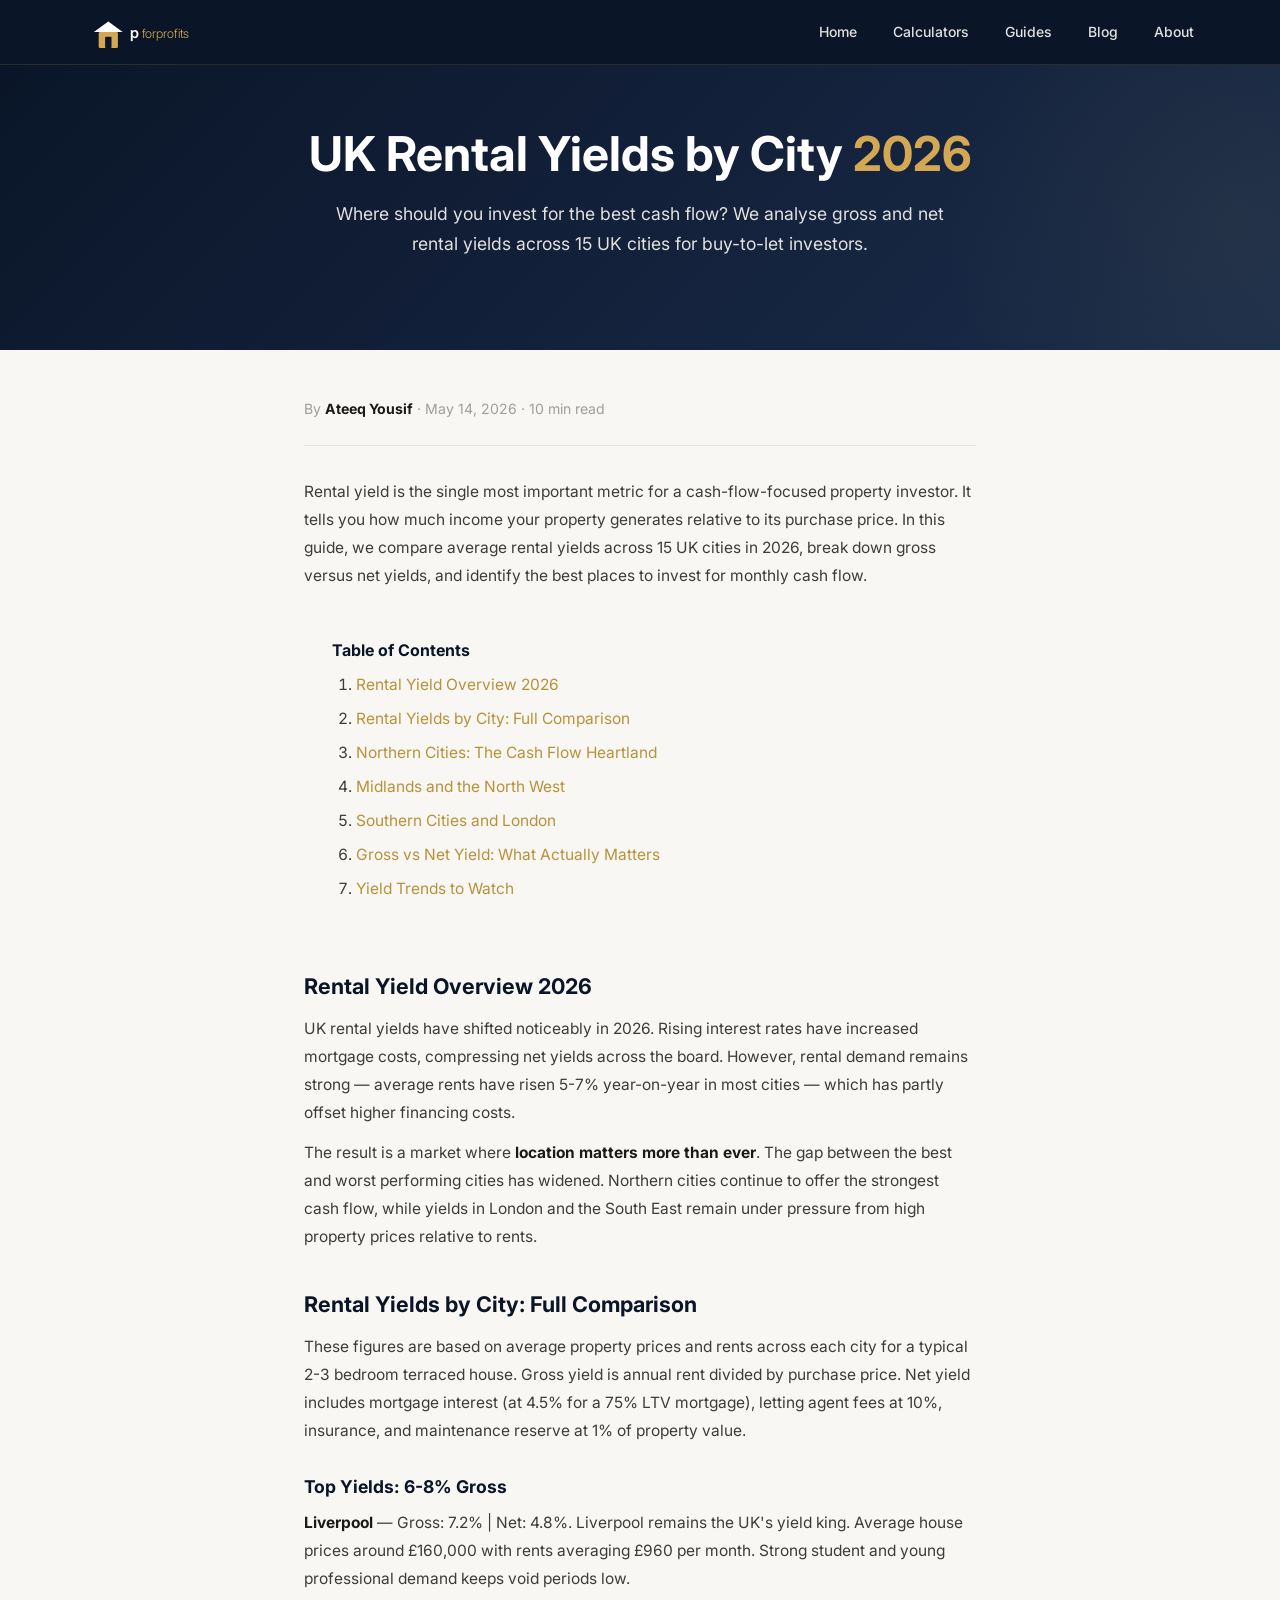
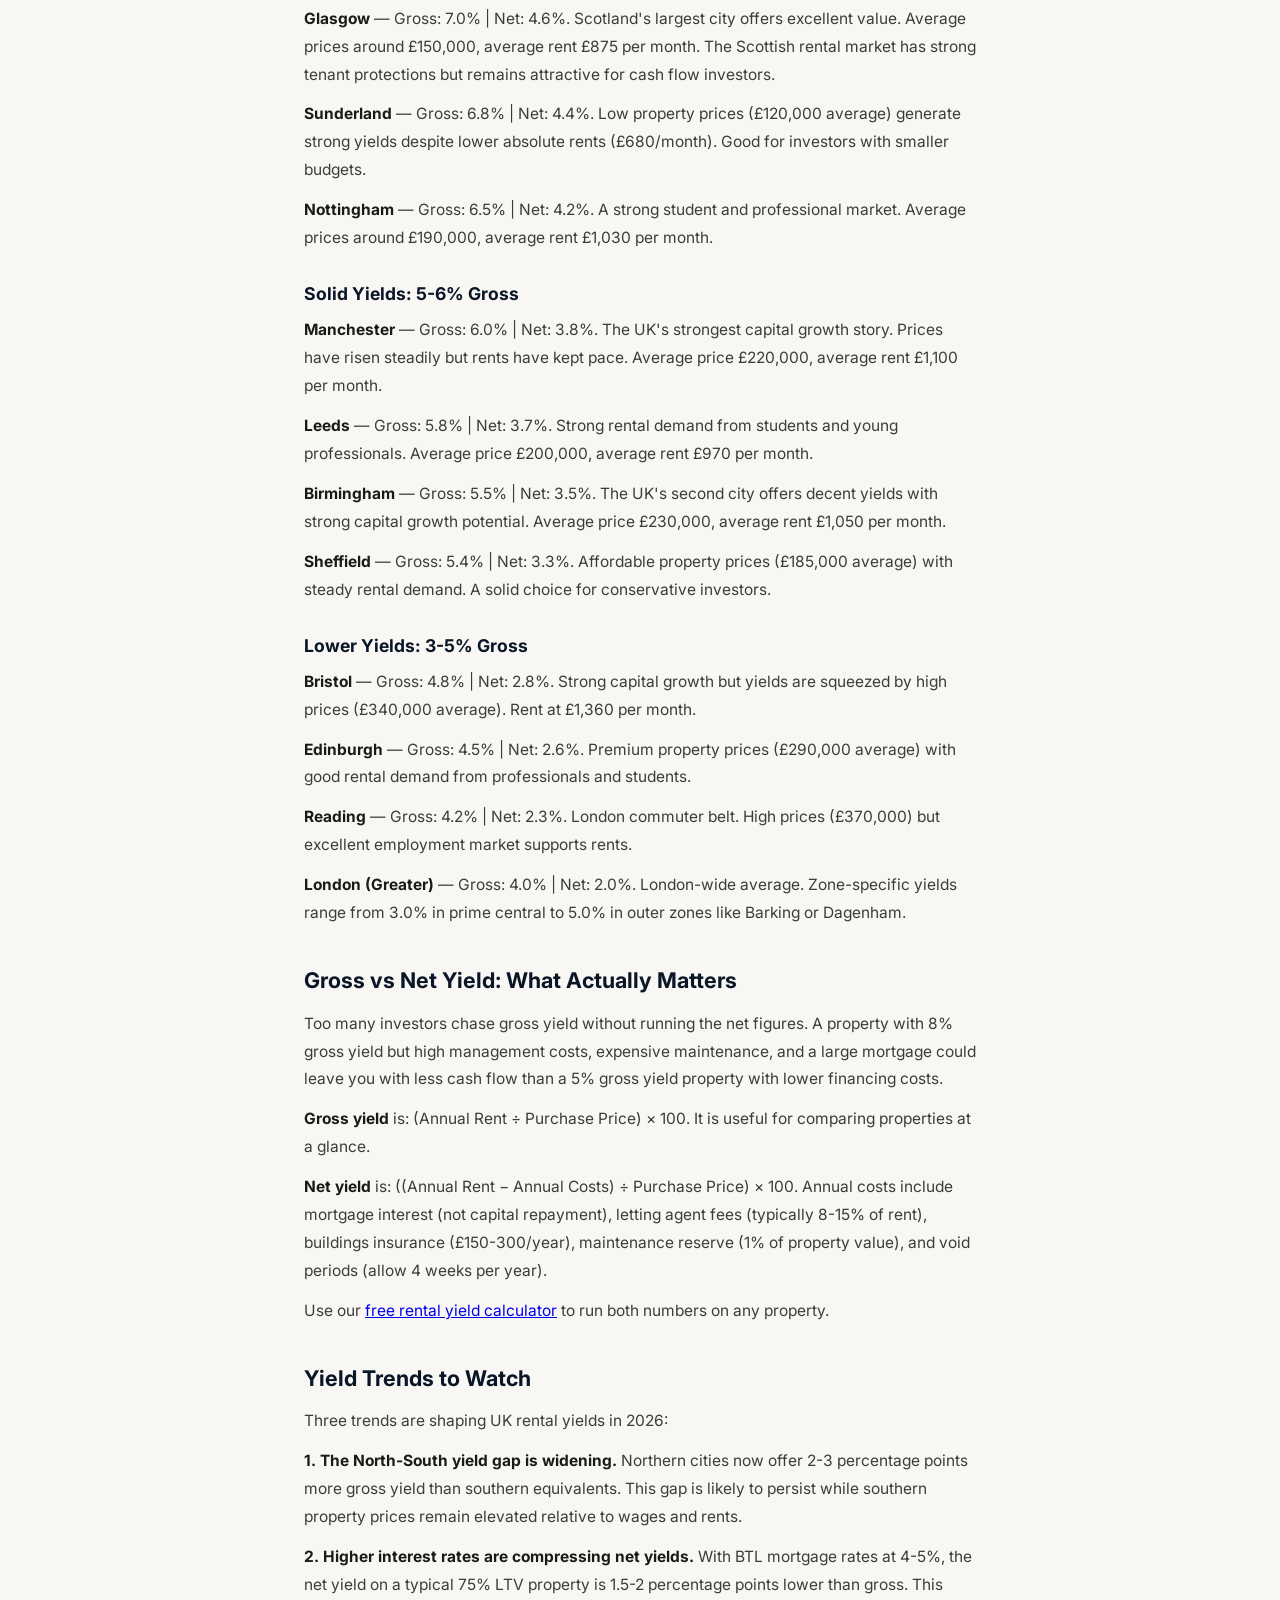
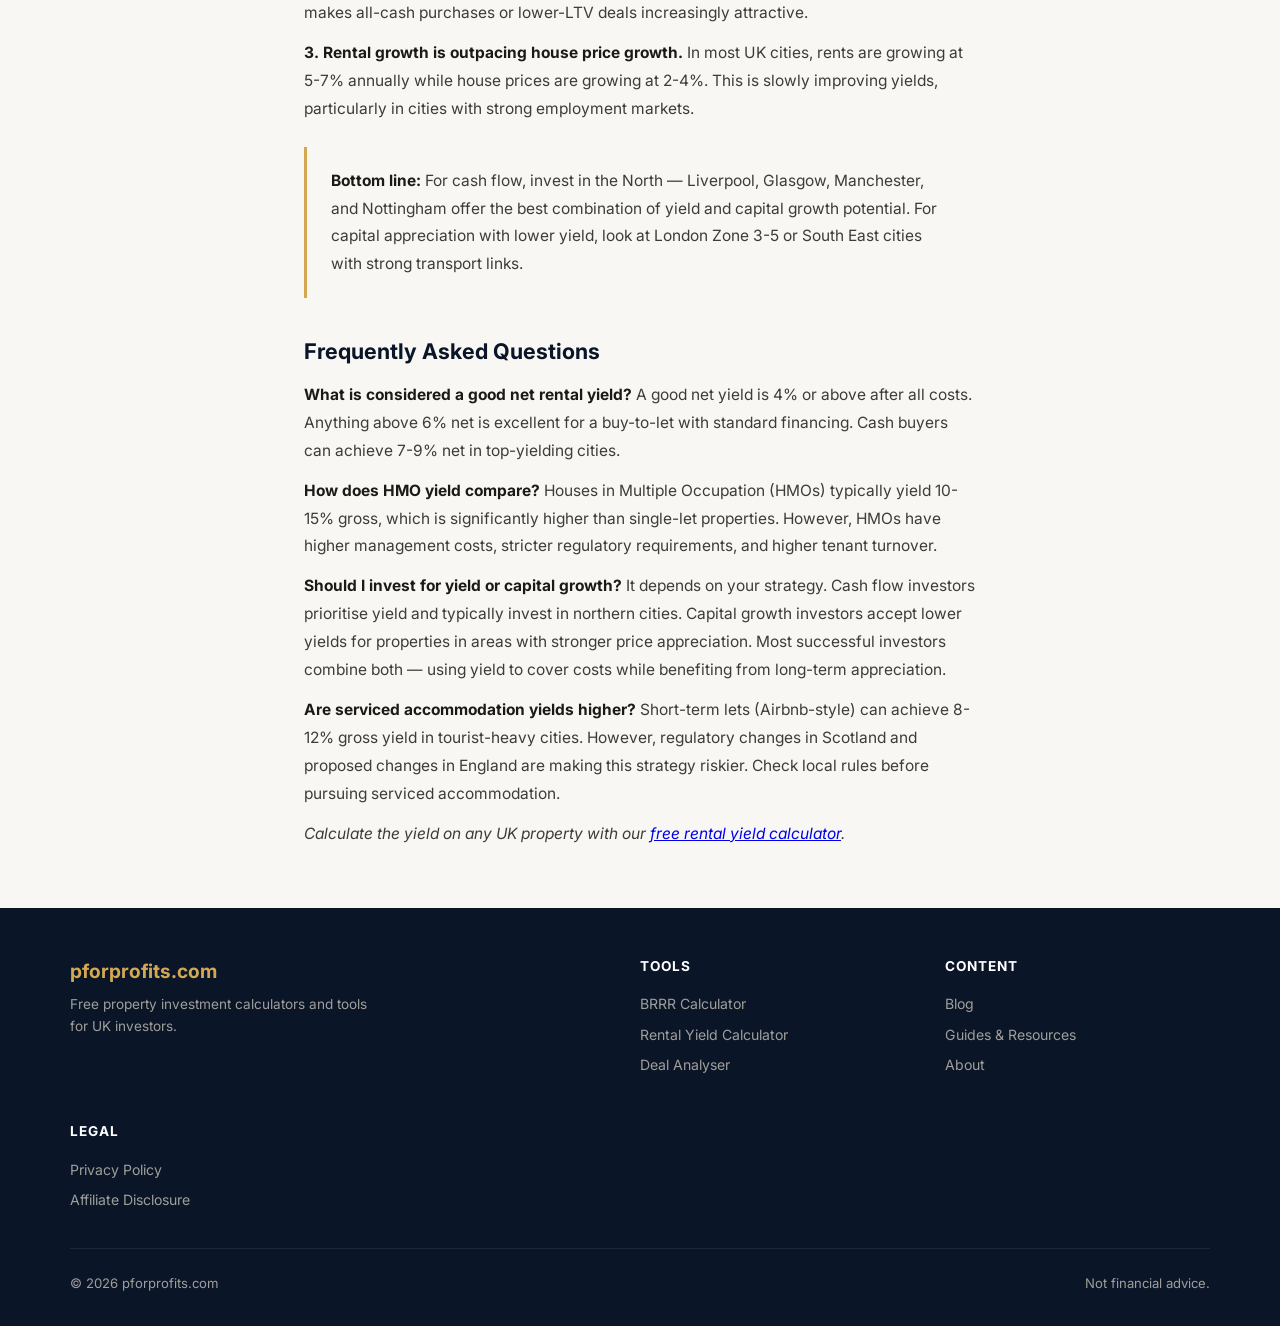
<file: blog/uk-rental-yields-by-city-2026.html>
<!DOCTYPE html>
<html lang="en">
<head><meta charset="UTF-8"><meta name="viewport" content="width=device-width, initial-scale=1.0">
<title>UK Rental Yields by City 2026: Where to Invest for Cash Flow — pforprofits.com</title>
<meta name="description" content="Compare average rental yields across 15 UK cities in 2026. Liverpool, Manchester, Birmingham, Glasgow yields analysed. Gross and net yield data for buy-to-let investors.">
<link rel="canonical" href="https://pforprofits.com/blog/uk-rental-yields-by-city-2026.html">
<link rel="icon" type="image/svg+xml" href="/favicon.svg">
<link rel="stylesheet" href="/css/style.css">
<link href="https://fonts.googleapis.com/css2?family=Inter:wght@300;400;500;600;700&display=swap" rel="stylesheet">
<script type="application/ld+json">{"@context":"https://schema.org","@type":"Article","headline":"UK Rental Yields by City 2026: Where to Invest for Maximum Cash Flow","description":"Compare average gross and net rental yields across 15 UK cities. See which cities offer the best cash flow, which are trending up, and where yields are under pressure.","author":{"@type":"Person","name":"Ateeq Yousif"},"datePublished":"2026-05-14","publisher":{"@type":"Organization","name":"pforprofits.com"}}</script>
<script type="application/ld+json">{"@context":"https://schema.org","@type":"BreadcrumbList","itemListElement":[{"@type":"ListItem","position":1,"name":"Home","item":"https://pforprofits.com/"},{"@type":"ListItem","position":2,"name":"Blog","item":"https://pforprofits.com/blog/"},{"@type":"ListItem","position":3,"name":"UK Rental Yields by City 2026","item":"https://pforprofits.com/blog/uk-rental-yields-by-city-2026.html"}]}</script>
<script type="application/ld+json">{"@context":"https://schema.org","@type":"FAQPage","mainEntity":[{"@type":"Question","name":"What is a good rental yield in the UK in 2026?","acceptedAnswer":{"@type":"Answer","text":"A good rental yield depends on location. In 2026, gross yields of 6-8% are good for northern cities like Liverpool and Manchester. For London and the South East, 4-5% is considered solid. Net yields should be 3-5% after all costs."}},{"@type":"Question","name":"Which UK city has the highest rental yield in 2026?","acceptedAnswer":{"@type":"Answer","text":"Liverpool and Glasgow consistently offer the highest rental yields in the UK, averaging 6-8% gross and 4-6% net in 2026. Sunderland and Nottingham also feature in the top yield brackets at 6-7% gross."}},{"@type":"Question","name":"Why are London rental yields so low?","acceptedAnswer":{"@type":"Answer","text":"London rental yields are low (3-5% gross) because property prices are very high relative to rental values. A £500,000 flat in Zone 3 might rent for £2,000 per month, giving just 4.8% gross yield before any costs."}}]}</script>
</head>
<body>

<nav><div class="nav-inner">
<a href="/" class="nav-logo"><svg width="155" height="32" viewBox="0 0 300 80" fill="none" style="display:block;"><g transform="translate(8,12)"><rect x="20" y="28" width="48" height="40" rx="3" fill="#d4a853"/><polygon points="44,2 8,28 80,28" fill="#ffffff"/><rect x="36" y="40" width="16" height="28" rx="2" fill="#0a1628"/></g><g transform="translate(105,18)"><text x="0" y="38" font-family="Inter,sans-serif" font-size="38" font-weight="600" fill="#ffffff" letter-spacing="-0.5">p</text><text x="30" y="38" font-family="Inter,sans-serif" font-size="32" font-weight="300" fill="#d4a853" letter-spacing="-0.3">forprofits</text></g></svg></a>
<button class="nav-toggle" onclick="document.querySelector('.nav-links').classList.toggle('open')">☰</button>
<div class="nav-links"><a href="/">Home</a><a href="/#calculators">Calculators</a><a href="/guides/">Guides</a><a href="/blog/">Blog</a><a href="/about.html">About</a></div></div></nav>

<section class="hero" style="padding: 60px 24px;">
<div class="hero-inner">
<h1>UK Rental Yields by City <span>2026</span></h1>
<p>Where should you invest for the best cash flow? We analyse gross and net rental yields across 15 UK cities for buy-to-let investors.</p>
</div>
</section>

<article class="blog-article">
<div class="article-meta">By <strong>Ateeq Yousif</strong> · May 14, 2026 · 10 min read</div>

<p>Rental yield is the single most important metric for a cash-flow-focused property investor. It tells you how much income your property generates relative to its purchase price. In this guide, we compare average rental yields across 15 UK cities in 2026, break down gross versus net yields, and identify the best places to invest for monthly cash flow.</p>

<div class="toc">
<h3>Table of Contents</h3>
<ol>
<li><a href="#overview">Rental Yield Overview 2026</a></li>
<li><a href="#yield-table">Rental Yields by City: Full Comparison</a></li>
<li><a href="#north">Northern Cities: The Cash Flow Heartland</a></li>
<li><a href="#midlands">Midlands and the North West</a></li>
<li><a href="#south">Southern Cities and London</a></li>
<li><a href="#calculating">Gross vs Net Yield: What Actually Matters</a></li>
<li><a href="#trends">Yield Trends to Watch</a></li>
</ol>
</div>

<h2 id="overview">Rental Yield Overview 2026</h2>
<p>UK rental yields have shifted noticeably in 2026. Rising interest rates have increased mortgage costs, compressing net yields across the board. However, rental demand remains strong — average rents have risen 5-7% year-on-year in most cities — which has partly offset higher financing costs.</p>
<p>The result is a market where <strong>location matters more than ever</strong>. The gap between the best and worst performing cities has widened. Northern cities continue to offer the strongest cash flow, while yields in London and the South East remain under pressure from high property prices relative to rents.</p>

<h2 id="yield-table">Rental Yields by City: Full Comparison</h2>
<p>These figures are based on average property prices and rents across each city for a typical 2-3 bedroom terraced house. Gross yield is annual rent divided by purchase price. Net yield includes mortgage interest (at 4.5% for a 75% LTV mortgage), letting agent fees at 10%, insurance, and maintenance reserve at 1% of property value.</p>

<h3>Top Yields: 6-8% Gross</h3>
<p><strong>Liverpool</strong> — Gross: 7.2% | Net: 4.8%. Liverpool remains the UK's yield king. Average house prices around £160,000 with rents averaging £960 per month. Strong student and young professional demand keeps void periods low.</p>
<p><strong>Glasgow</strong> — Gross: 7.0% | Net: 4.6%. Scotland's largest city offers excellent value. Average prices around £150,000, average rent £875 per month. The Scottish rental market has strong tenant protections but remains attractive for cash flow investors.</p>
<p><strong>Sunderland</strong> — Gross: 6.8% | Net: 4.4%. Low property prices (£120,000 average) generate strong yields despite lower absolute rents (£680/month). Good for investors with smaller budgets.</p>
<p><strong>Nottingham</strong> — Gross: 6.5% | Net: 4.2%. A strong student and professional market. Average prices around £190,000, average rent £1,030 per month.</p>

<h3>Solid Yields: 5-6% Gross</h3>
<p><strong>Manchester</strong> — Gross: 6.0% | Net: 3.8%. The UK's strongest capital growth story. Prices have risen steadily but rents have kept pace. Average price £220,000, average rent £1,100 per month.</p>
<p><strong>Leeds</strong> — Gross: 5.8% | Net: 3.7%. Strong rental demand from students and young professionals. Average price £200,000, average rent £970 per month.</p>
<p><strong>Birmingham</strong> — Gross: 5.5% | Net: 3.5%. The UK's second city offers decent yields with strong capital growth potential. Average price £230,000, average rent £1,050 per month.</p>
<p><strong>Sheffield</strong> — Gross: 5.4% | Net: 3.3%. Affordable property prices (£185,000 average) with steady rental demand. A solid choice for conservative investors.</p>

<h3>Lower Yields: 3-5% Gross</h3>
<p><strong>Bristol</strong> — Gross: 4.8% | Net: 2.8%. Strong capital growth but yields are squeezed by high prices (£340,000 average). Rent at £1,360 per month.</p>
<p><strong>Edinburgh</strong> — Gross: 4.5% | Net: 2.6%. Premium property prices (£290,000 average) with good rental demand from professionals and students.</p>
<p><strong>Reading</strong> — Gross: 4.2% | Net: 2.3%. London commuter belt. High prices (£370,000) but excellent employment market supports rents.</p>
<p><strong>London (Greater)</strong> — Gross: 4.0% | Net: 2.0%. London-wide average. Zone-specific yields range from 3.0% in prime central to 5.0% in outer zones like Barking or Dagenham.</p>

<h2 id="calculating">Gross vs Net Yield: What Actually Matters</h2>
<p>Too many investors chase gross yield without running the net figures. A property with 8% gross yield but high management costs, expensive maintenance, and a large mortgage could leave you with less cash flow than a 5% gross yield property with lower financing costs.</p>
<p><strong>Gross yield</strong> is: (Annual Rent ÷ Purchase Price) × 100. It is useful for comparing properties at a glance.</p>
<p><strong>Net yield</strong> is: ((Annual Rent − Annual Costs) ÷ Purchase Price) × 100. Annual costs include mortgage interest (not capital repayment), letting agent fees (typically 8-15% of rent), buildings insurance (£150-300/year), maintenance reserve (1% of property value), and void periods (allow 4 weeks per year).</p>
<p>Use our <a href="https://pforprofits.com/#yield-calc">free rental yield calculator</a> to run both numbers on any property.</p>

<h2 id="trends">Yield Trends to Watch</h2>
<p>Three trends are shaping UK rental yields in 2026:</p>
<p><strong>1. The North-South yield gap is widening.</strong> Northern cities now offer 2-3 percentage points more gross yield than southern equivalents. This gap is likely to persist while southern property prices remain elevated relative to wages and rents.</p>
<p><strong>2. Higher interest rates are compressing net yields.</strong> With BTL mortgage rates at 4-5%, the net yield on a typical 75% LTV property is 1.5-2 percentage points lower than gross. This makes all-cash purchases or lower-LTV deals increasingly attractive.</p>
<p><strong>3. Rental growth is outpacing house price growth.</strong> In most UK cities, rents are growing at 5-7% annually while house prices are growing at 2-4%. This is slowly improving yields, particularly in cities with strong employment markets.</p>

<div class="highlight-box">
<p><strong>Bottom line:</strong> For cash flow, invest in the North — Liverpool, Glasgow, Manchester, and Nottingham offer the best combination of yield and capital growth potential. For capital appreciation with lower yield, look at London Zone 3-5 or South East cities with strong transport links.</p>
</div>

<h2>Frequently Asked Questions</h2>

<p><strong>What is considered a good net rental yield?</strong> A good net yield is 4% or above after all costs. Anything above 6% net is excellent for a buy-to-let with standard financing. Cash buyers can achieve 7-9% net in top-yielding cities.</p>
<p><strong>How does HMO yield compare?</strong> Houses in Multiple Occupation (HMOs) typically yield 10-15% gross, which is significantly higher than single-let properties. However, HMOs have higher management costs, stricter regulatory requirements, and higher tenant turnover.</p>
<p><strong>Should I invest for yield or capital growth?</strong> It depends on your strategy. Cash flow investors prioritise yield and typically invest in northern cities. Capital growth investors accept lower yields for properties in areas with stronger price appreciation. Most successful investors combine both — using yield to cover costs while benefiting from long-term appreciation.</p>
<p><strong>Are serviced accommodation yields higher?</strong> Short-term lets (Airbnb-style) can achieve 8-12% gross yield in tourist-heavy cities. However, regulatory changes in Scotland and proposed changes in England are making this strategy riskier. Check local rules before pursuing serviced accommodation.</p>

<p><em>Calculate the yield on any UK property with our <a href="https://pforprofits.com/#yield-calc">free rental yield calculator</a>.</em></p>

</article>

<footer>
<div class="footer-inner">
<div class="footer-brand"><h3>pforprofits.com</h3><p>Free property investment calculators and tools for UK investors.</p></div>
<div class="footer-col"><h4>Tools</h4><a href="/#brrr-calc">BRRR Calculator</a><a href="/#yield-calc">Rental Yield Calculator</a><a href="/#deal-calc">Deal Analyser</a></div>
<div class="footer-col"><h4>Content</h4><a href="/blog/">Blog</a><a href="/guides/">Guides & Resources</a><a href="/about.html">About</a></div>
<div class="footer-col"><h4>Legal</h4><a href="/privacy-policy.html">Privacy Policy</a><a href="/affiliate-disclosure.html">Affiliate Disclosure</a></div>
</div>
<div class="footer-bottom"><span>© 2026 pforprofits.com</span><span>Not financial advice.</span></div>
</footer>

</body>
</html>
</file>
<file: css/style.css>
/* ===== PFORPROFITS.COM — Property Investment Tools ===== */
:root {
  --navy: #0a1628;
  --navy-light: #13203a;
  --gold: #d4a853;
  --gold-light: #e8c46a;
  --gold-dark: #b8913a;
  --white: #ffffff;
  --off-white: #f8f7f4;
  --gray-50: #f0efed;
  --gray-100: #e2e1de;
  --gray-300: #a09e9a;
  --gray-500: #6b6a66;
  --gray-700: #3d3c3a;
  --gray-900: #1a1a18;
  --green: #22c55e;
  --green-bg: #ecfdf5;
  --red: #ef4444;
  --red-bg: #fef2f2;
  --blue: #3b82f6;
  --shadow: 0 1px 3px rgba(0,0,0,0.08), 0 1px 2px rgba(0,0,0,0.06);
  --shadow-md: 0 4px 6px rgba(0,0,0,0.07), 0 2px 4px rgba(0,0,0,0.06);
  --shadow-lg: 0 10px 15px rgba(0,0,0,0.1), 0 4px 6px rgba(0,0,0,0.05);
  --radius: 12px;
  --radius-sm: 8px;
  --max-w: 1140px;
}

* { margin: 0; padding: 0; box-sizing: border-box; }
html { scroll-behavior: smooth; }

body {
  font-family: 'Inter', -apple-system, BlinkMacSystemFont, sans-serif;
  background: var(--off-white);
  color: var(--gray-900);
  line-height: 1.6;
  -webkit-font-smoothing: antialiased;
}

/* ===== NAV ===== */
nav {
  background: var(--navy);
  padding: 0 24px;
  position: sticky;
  top: 0;
  z-index: 100;
  border-bottom: 1px solid rgba(212, 168, 83, 0.15);
}
.nav-inner {
  max-width: var(--max-w);
  margin: 0 auto;
  display: flex;
  align-items: center;
  justify-content: space-between;
  height: 64px;
}
.nav-logo {
  font-size: 1.25rem;
  font-weight: 700;
  color: var(--gold);
  text-decoration: none;
  display: flex;
  align-items: center;
  gap: 8px;
}
.nav-logo span { color: var(--white); font-weight: 300; }
.nav-links { display: flex; gap: 4px; align-items: center; }
.nav-links a {
  color: var(--gray-100);
  text-decoration: none;
  font-size: 0.875rem;
  font-weight: 500;
  padding: 8px 16px;
  border-radius: var(--radius-sm);
  transition: all 0.2s;
}
.nav-links a:hover, .nav-links a.cur {
  background: rgba(212, 168, 83, 0.12);
  color: var(--gold);
}
.nav-toggle { display: none; background: none; border: none; color: var(--white); font-size: 1.5rem; cursor: pointer; }

@media (max-width: 768px) {
  .nav-toggle { display: block; }
  .nav-links {
    display: none;
    position: absolute;
    top: 64px;
    left: 0; right: 0;
    background: var(--navy);
    flex-direction: column;
    padding: 16px;
    border-bottom: 1px solid rgba(212, 168, 83, 0.15);
  }
  .nav-links.open { display: flex; }
  .nav-links a { width: 100%; padding: 12px 16px; }
}

/* ===== HERO ===== */
.hero {
  background: linear-gradient(135deg, var(--navy) 0%, var(--navy-light) 50%, #1a2d4a 100%);
  color: var(--white);
  padding: 80px 24px 60px;
  text-align: center;
  position: relative;
  overflow: hidden;
}
.hero::before {
  content: '';
  position: absolute;
  top: -50%;
  right: -20%;
  width: 600px;
  height: 600px;
  background: radial-gradient(circle, rgba(212,168,83,0.06) 0%, transparent 70%);
  pointer-events: none;
}
.hero-inner { max-width: var(--max-w); margin: 0 auto; position: relative; }
.hero h1 {
  font-size: clamp(2rem, 4vw, 3rem);
  font-weight: 700;
  margin-bottom: 16px;
  line-height: 1.2;
}
.hero h1 span { color: var(--gold); }
.hero p {
  font-size: 1.1rem;
  color: var(--gray-100);
  max-width: 640px;
  margin: 0 auto 32px;
  line-height: 1.7;
}
.hero-btns { display: flex; gap: 12px; justify-content: center; flex-wrap: wrap; }
.btn {
  display: inline-flex;
  align-items: center;
  gap: 8px;
  padding: 14px 28px;
  border-radius: var(--radius-sm);
  font-weight: 600;
  font-size: 0.95rem;
  text-decoration: none;
  transition: all 0.2s;
  cursor: pointer;
  border: none;
}
.btn-primary {
  background: var(--gold);
  color: var(--navy);
}
.btn-primary:hover { background: var(--gold-light); transform: translateY(-1px); }
.btn-outline {
  background: transparent;
  color: var(--white);
  border: 1.5px solid rgba(255,255,255,0.25);
}
.btn-outline:hover { background: rgba(255,255,255,0.08); border-color: var(--gold); }
.btn-gold-outline {
  background: transparent;
  color: var(--gold);
  border: 1.5px solid var(--gold);
}
.btn-gold-outline:hover { background: rgba(212,168,83,0.1); }

/* ===== SECTIONS ===== */
.section {
  padding: 72px 24px;
}
.section-inner {
  max-width: var(--max-w);
  margin: 0 auto;
}
.section-label {
  font-size: 0.8rem;
  font-weight: 600;
  text-transform: uppercase;
  letter-spacing: 1.5px;
  color: var(--gold);
  margin-bottom: 8px;
}
.section-title {
  font-size: clamp(1.5rem, 3vw, 2.2rem);
  font-weight: 700;
  margin-bottom: 12px;
  color: var(--navy);
}
.section-sub {
  color: var(--gray-500);
  max-width: 600px;
  margin-bottom: 48px;
  font-size: 1.05rem;
}

/* ===== TOOL CARDS ===== */
.tools-grid {
  display: grid;
  grid-template-columns: repeat(auto-fit, minmax(320px, 1fr));
  gap: 24px;
}
.tool-card {
  background: var(--white);
  border-radius: var(--radius);
  padding: 36px 28px;
  box-shadow: var(--shadow);
  border: 1px solid var(--gray-100);
  transition: all 0.25s;
}
.tool-card:hover {
  box-shadow: var(--shadow-lg);
  transform: translateY(-2px);
  border-color: var(--gold);
}
.tool-icon {
  width: 48px;
  height: 48px;
  background: rgba(212, 168, 83, 0.1);
  border-radius: 12px;
  display: flex;
  align-items: center;
  justify-content: center;
  font-size: 1.4rem;
  margin-bottom: 16px;
}
.tool-card h3 { font-size: 1.15rem; margin-bottom: 8px; color: var(--navy); }
.tool-card p { font-size: 0.9rem; color: var(--gray-500); margin-bottom: 16px; line-height: 1.6; }
.tool-card .btn { margin-top: auto; }

/* ===== CALCULATOR WIDGETS ===== */
.calc-section { background: var(--white); }
.calc-grid {
  display: grid;
  grid-template-columns: 1fr 1fr;
  gap: 40px;
  align-items: start;
}
@media (max-width: 768px) { .calc-grid { grid-template-columns: 1fr; } }
.calc-form { }
.calc-form label {
  display: block;
  font-size: 0.85rem;
  font-weight: 600;
  color: var(--gray-700);
  margin-bottom: 4px;
  margin-top: 16px;
}
.calc-form label:first-child { margin-top: 0; }
.calc-input {
  width: 100%;
  padding: 12px 14px;
  border: 1.5px solid var(--gray-100);
  border-radius: var(--radius-sm);
  font-size: 1rem;
  font-family: inherit;
  transition: border-color 0.2s;
}
.calc-input:focus {
  outline: none;
  border-color: var(--gold);
  box-shadow: 0 0 0 3px rgba(212,168,83,0.12);
}
.calc-result {
  background: var(--off-white);
  border-radius: var(--radius);
  padding: 32px;
  position: sticky;
  top: 88px;
}
.calc-result h3 { font-size: 1.1rem; color: var(--navy); margin-bottom: 20px; }
.result-row {
  display: flex;
  justify-content: space-between;
  align-items: center;
  padding: 12px 0;
  border-bottom: 1px solid var(--gray-100);
}
.result-row:last-child { border-bottom: none; }
.result-label { font-size: 0.9rem; color: var(--gray-500); }
.result-value { font-size: 1.3rem; font-weight: 700; color: var(--navy); }
.result-value.positive { color: var(--green); }
.result-value.negative { color: var(--red); }
.result-value.gold { color: var(--gold); }

/* ===== FEATURES ===== */
.features-grid {
  display: grid;
  grid-template-columns: repeat(auto-fit, minmax(250px, 1fr));
  gap: 20px;
}
.feature-item {
  padding: 24px;
  background: var(--white);
  border-radius: var(--radius);
  border: 1px solid var(--gray-100);
}
.feature-item .emoji { font-size: 1.8rem; margin-bottom: 12px; display: block; }
.feature-item h4 { font-size: 1rem; margin-bottom: 6px; color: var(--navy); }
.feature-item p { font-size: 0.88rem; color: var(--gray-500); line-height: 1.6; }

/* ===== LEAD CAPTURE ===== */
.lead-section {
  background: var(--navy);
  color: var(--white);
}
.lead-section .section-title { color: var(--white); }
.lead-section .section-sub { color: rgba(255,255,255,0.7); }
.lead-form {
  max-width: 500px;
  margin: 0 auto;
  display: flex;
  gap: 12px;
  flex-wrap: wrap;
}
.lead-form input {
  flex: 1;
  min-width: 200px;
  padding: 14px 18px;
  border: 1.5px solid rgba(255,255,255,0.2);
  border-radius: var(--radius-sm);
  background: rgba(255,255,255,0.06);
  color: var(--white);
  font-size: 1rem;
  font-family: inherit;
}
.lead-form input::placeholder { color: rgba(255,255,255,0.4); }
.lead-form input:focus {
  outline: none;
  border-color: var(--gold);
}

/* ===== FAQ ===== */
.faq-list { max-width: 720px; margin: 0 auto; }
.faq-item {
  border-bottom: 1px solid var(--gray-100);
  padding: 0;
}
.faq-q {
  width: 100%;
  text-align: left;
  padding: 20px 0;
  font-size: 1rem;
  font-weight: 600;
  color: var(--navy);
  background: none;
  border: none;
  cursor: pointer;
  display: flex;
  justify-content: space-between;
  align-items: center;
  font-family: inherit;
}
.faq-q::after {
  content: '+';
  font-size: 1.3rem;
  color: var(--gold);
  transition: transform 0.2s;
}
.faq-item.open .faq-q::after { content: '−'; }
.faq-a {
  max-height: 0;
  overflow: hidden;
  transition: max-height 0.3s ease, padding 0.3s ease;
  padding: 0;
  color: var(--gray-500);
  line-height: 1.7;
  font-size: 0.93rem;
}
.faq-item.open .faq-a {
  max-height: 300px;
  padding: 0 0 20px;
}

/* ===== FOOTER ===== */
footer {
  background: var(--navy);
  color: var(--gray-300);
  padding: 48px 24px 32px;
}
.footer-inner {
  max-width: var(--max-w);
  margin: 0 auto;
  display: grid;
  grid-template-columns: 2fr 1fr 1fr;
  gap: 40px;
}
.footer-brand h3 { color: var(--gold); font-size: 1.2rem; margin-bottom: 8px; }
.footer-brand p { font-size: 0.85rem; line-height: 1.6; max-width: 300px; }
.footer-col h4 { color: var(--white); font-size: 0.85rem; margin-bottom: 12px; text-transform: uppercase; letter-spacing: 1px; }
.footer-col a {
  display: block;
  color: var(--gray-300);
  text-decoration: none;
  font-size: 0.88rem;
  padding: 4px 0;
  transition: color 0.2s;
}
.footer-col a:hover { color: var(--gold); }
.footer-bottom {
  max-width: var(--max-w);
  margin: 32px auto 0;
  padding-top: 24px;
  border-top: 1px solid rgba(255,255,255,0.08);
  font-size: 0.82rem;
  display: flex;
  justify-content: space-between;
  flex-wrap: wrap;
  gap: 12px;
}
@media (max-width: 768px) {
  .footer-inner { grid-template-columns: 1fr; }
}

/* ===== LEGAL PAGES ===== */
.legal { max-width: 720px; margin: 0 auto; padding: 48px 24px; }
.legal h1 { font-size: 1.8rem; color: var(--navy); margin-bottom: 24px; }
.legal h2 { font-size: 1.2rem; color: var(--navy); margin: 28px 0 12px; }
.legal p, .legal li { color: var(--gray-500); line-height: 1.7; margin-bottom: 12px; font-size: 0.95rem; }
.legal ul { padding-left: 24px; }
.legal strong { color: var(--gray-700); }

/* ===== GUIDES ===== */
.guides-grid {
  display: grid;
  grid-template-columns: repeat(auto-fit, minmax(300px, 1fr));
  gap: 24px;
}
.guide-card {
  background: var(--white);
  border-radius: var(--radius);
  padding: 28px;
  box-shadow: var(--shadow);
  border: 1px solid var(--gray-100);
  transition: all 0.25s;
}
.guide-card:hover {
  box-shadow: var(--shadow-md);
  transform: translateY(-1px);
}
.guide-card h3 { font-size: 1.1rem; margin-bottom: 8px; color: var(--navy); }
.guide-card p { font-size: 0.88rem; color: var(--gray-500); margin-bottom: 12px; line-height: 1.6; }
.guide-card .tag {
  display: inline-block;
  font-size: 0.75rem;
  font-weight: 600;
  padding: 3px 10px;
  border-radius: 20px;
  background: rgba(212,168,83,0.1);
  color: var(--gold-dark);
  margin-right: 6px;
}

/* ===== UTILITIES ===== */
.text-center { text-align: center; }
.mt-16 { margin-top: 16px; }
.mt-32 { margin-top: 32px; }
.gap-8 { gap: 8px; }
.flex-center { display: flex; justify-content: center; align-items: center; }

/* ===== BLOG ===== */
.blog-grid {
  display: grid;
  grid-template-columns: repeat(auto-fit, minmax(340px, 1fr));
  gap: 28px;
}
.blog-card {
  background: var(--white);
  border-radius: var(--radius);
  padding: 32px 28px;
  box-shadow: var(--shadow);
  border: 1px solid var(--gray-100);
  transition: all 0.25s;
  display: flex;
  flex-direction: column;
}
.blog-card:hover {
  box-shadow: var(--shadow-lg);
  transform: translateY(-2px);
  border-color: var(--gold);
}
.blog-card .cat-tag {
  display: inline-block;
  font-size: 0.72rem;
  font-weight: 600;
  text-transform: uppercase;
  letter-spacing: 1px;
  color: var(--gold-dark);
  background: rgba(212,168,83,0.1);
  padding: 4px 12px;
  border-radius: 20px;
  margin-bottom: 12px;
  width: fit-content;
}
.blog-card h3 { font-size: 1.15rem; margin-bottom: 8px; color: var(--navy); line-height: 1.4; }
.blog-card .meta {
  font-size: 0.8rem;
  color: var(--gray-300);
  margin-bottom: 12px;
}
.blog-card p { font-size: 0.9rem; color: var(--gray-500); line-height: 1.6; margin-bottom: 16px; flex: 1; }
.blog-card .read-more {
  color: var(--gold);
  font-weight: 600;
  font-size: 0.88rem;
  text-decoration: none;
  display: inline-flex;
  align-items: center;
  gap: 6px;
  margin-top: auto;
}
.blog-card .read-more:hover { color: var(--gold-dark); }

/* ===== BLOG ARTICLE ===== */
.blog-article {
  max-width: 720px;
  margin: 0 auto;
  padding: 48px 24px;
}
.blog-article h1 {
  font-size: clamp(1.6rem, 3vw, 2.2rem);
  color: var(--navy);
  line-height: 1.3;
  margin-bottom: 12px;
}
.blog-article .article-meta {
  color: var(--gray-300);
  font-size: 0.88rem;
  margin-bottom: 32px;
  padding-bottom: 24px;
  border-bottom: 1px solid var(--gray-100);
}
.blog-article h2 {
  font-size: 1.35rem;
  color: var(--navy);
  margin: 36px 0 12px;
}
.blog-article h3 {
  font-size: 1.1rem;
  color: var(--navy);
  margin: 28px 0 8px;
}
.blog-article p, .blog-article li {
  color: var(--gray-700);
  line-height: 1.8;
  margin-bottom: 12px;
  font-size: 0.97rem;
}
.blog-article ul, .blog-article ol {
  padding-left: 24px;
  margin-bottom: 16px;
}
.blog-article li { margin-bottom: 6px; }
.blog-article strong { color: var(--gray-900); }
.blog-article .highlight-box {
  background: var(--off-white);
  border-left: 3px solid var(--gold);
  padding: 20px 24px;
  margin: 24px 0;
  border-radius: 0 var(--radius-sm) var(--radius-sm) 0;
}
.blog-article .highlight-box p { margin-bottom: 0; color: var(--gray-700); }
.blog-article table {
  width: 100%;
  border-collapse: collapse;
  margin: 20px 0;
  font-size: 0.9rem;
}
.blog-article th, .blog-article td {
  padding: 10px 14px;
  border: 1px solid var(--gray-100);
  text-align: left;
}
.blog-article th {
  background: var(--navy);
  color: var(--white);
  font-weight: 600;
}
.blog-article td { color: var(--gray-700); }
.blog-article tr:nth-child(even) td { background: var(--off-white); }
.blog-article img { max-width: 100%; border-radius: var(--radius-sm); margin: 20px 0; }
.blog-article .toc {
  background: var(--off-white);
  border-radius: var(--radius);
  padding: 24px 28px;
  margin: 24px 0;
}
.blog-article .toc h3 { margin-top: 0; font-size: 1rem; }
.blog-article .toc ol { margin-bottom: 0; }
.blog-article .toc a { color: var(--gold-dark); text-decoration: none; }
.blog-article .toc a:hover { text-decoration: underline; }

/* Stamp duty surcharge line */
.sdlt-surcharge-line { background: rgba(239, 68, 68, 0.04); border-radius: 4px; margin-top: 4px; }

/* ===== SDLT CALCULATOR ===== */
.sdlt-result-grid {
  display: grid;
  grid-template-columns: 1fr 1fr 1fr;
  gap: 12px;
  margin-bottom: 20px;
}
.sdlt-stat {
  background: var(--white);
  border-radius: var(--radius-sm);
  padding: 16px;
  text-align: center;
  border: 1px solid var(--gray-100);
}
.sdlt-stat .stat-label { font-size: 0.75rem; color: var(--gray-500); text-transform: uppercase; letter-spacing: 0.5px; margin-bottom: 4px; display: block; }
.sdlt-stat .stat-value { font-size: 1.3rem; font-weight: 700; color: var(--navy); }
.sdlt-stat .stat-value.gold { color: var(--gold); }
.sdlt-breakdown { margin-top: 16px; }
.sdlt-band {
  display: flex;
  justify-content: space-between;
  align-items: center;
  padding: 10px 0;
  border-bottom: 1px solid var(--gray-100);
  font-size: 0.88rem;
}
.sdlt-band:last-child { border-bottom: none; }
.sdlt-band .band-rate { color: var(--gold); font-weight: 600; }
.sdlt-band .band-amount { font-weight: 600; color: var(--navy); }
.select-input {
  width: 100%;
  padding: 12px 14px;
  border: 1.5px solid var(--gray-100);
  border-radius: var(--radius-sm);
  font-size: 1rem;
  font-family: inherit;
  background: var(--white);
  cursor: pointer;
  transition: border-color 0.2s;
}
.select-input:focus {
  outline: none;
  border-color: var(--gold);
  box-shadow: 0 0 0 3px rgba(212,168,83,0.12);
}
.tag-warning { background: rgba(239,68,68,0.1); color: var(--red); }
.tag-success { background: rgba(34,197,94,0.1); color: var(--green); }
.tag-default { background: rgba(212,168,83,0.1); color: var(--gold-dark); }

@media (max-width: 600px) {
  .sdlt-result-grid { grid-template-columns: 1fr; }
}

/* ===== MOBILE MENU OVERRIDE ===== */
@media (min-width: 769px) {
  .nav-links { display: flex !important; }
}
</file>
